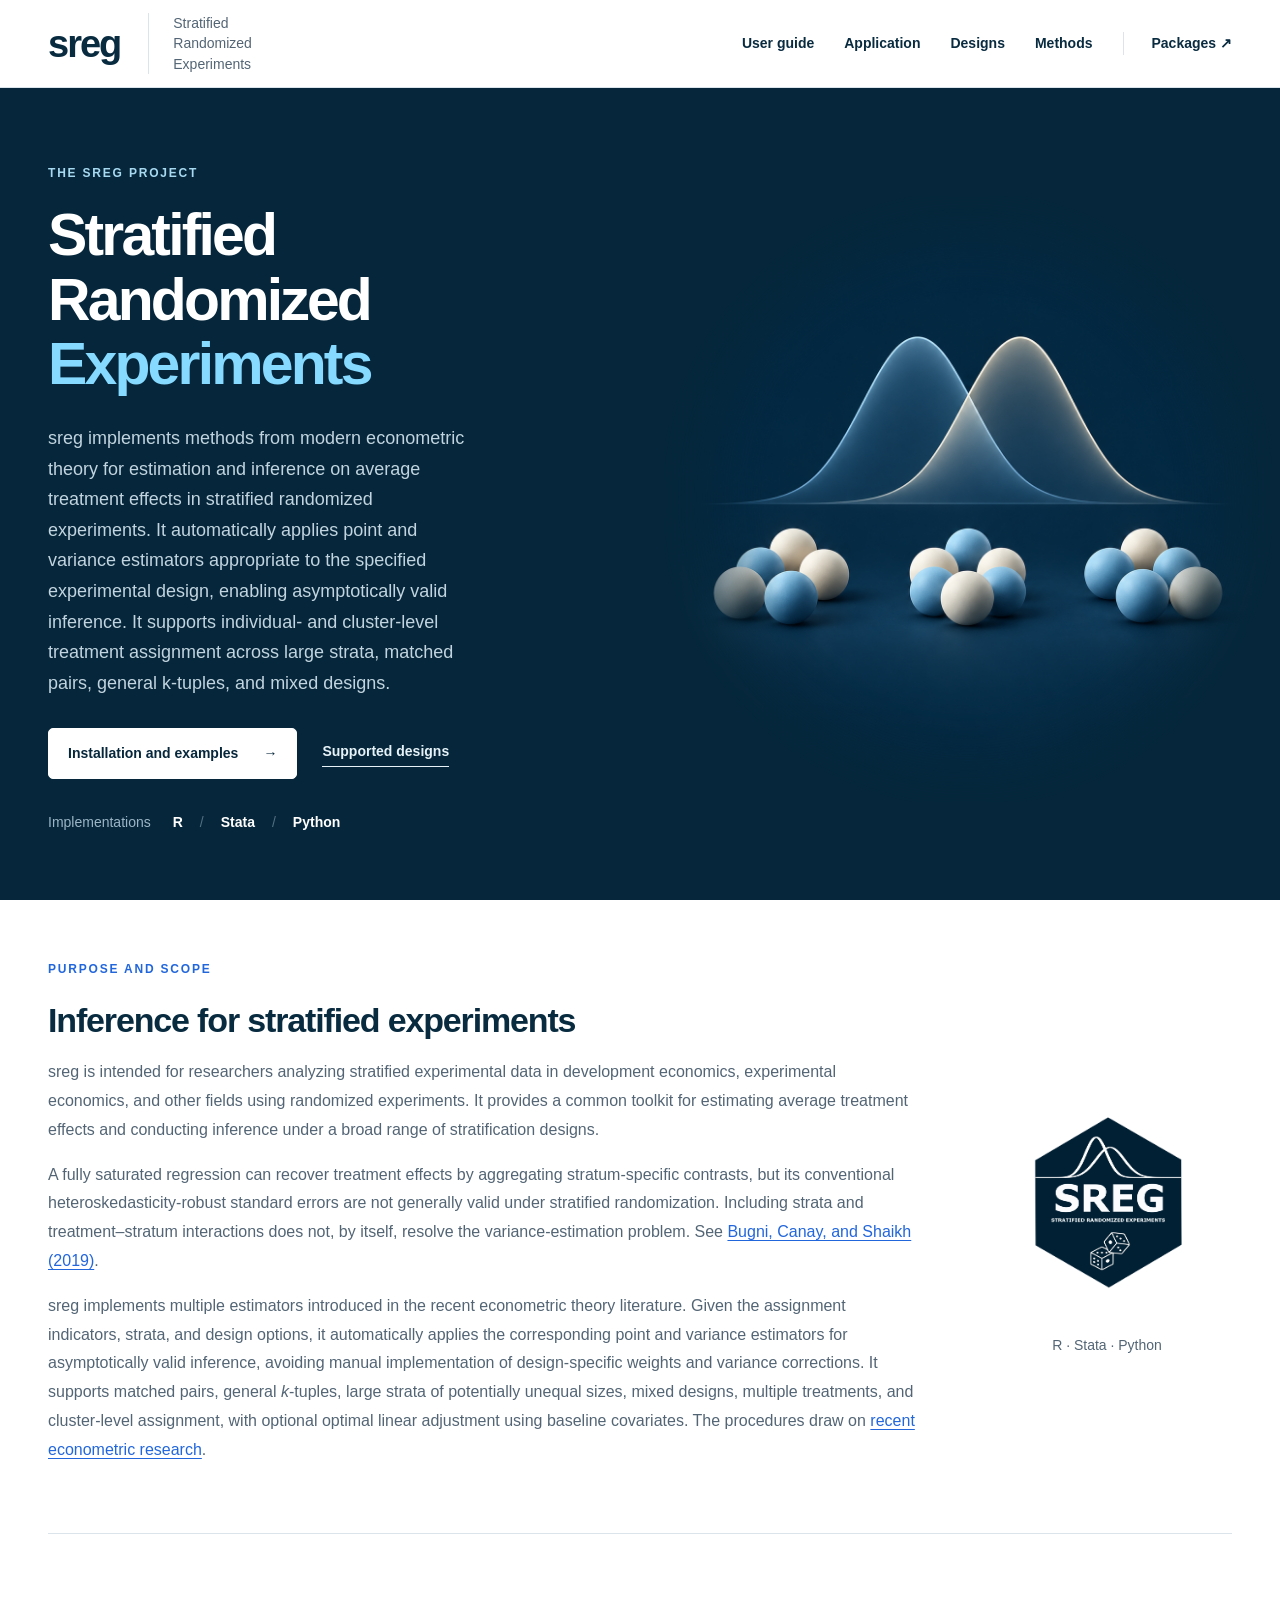
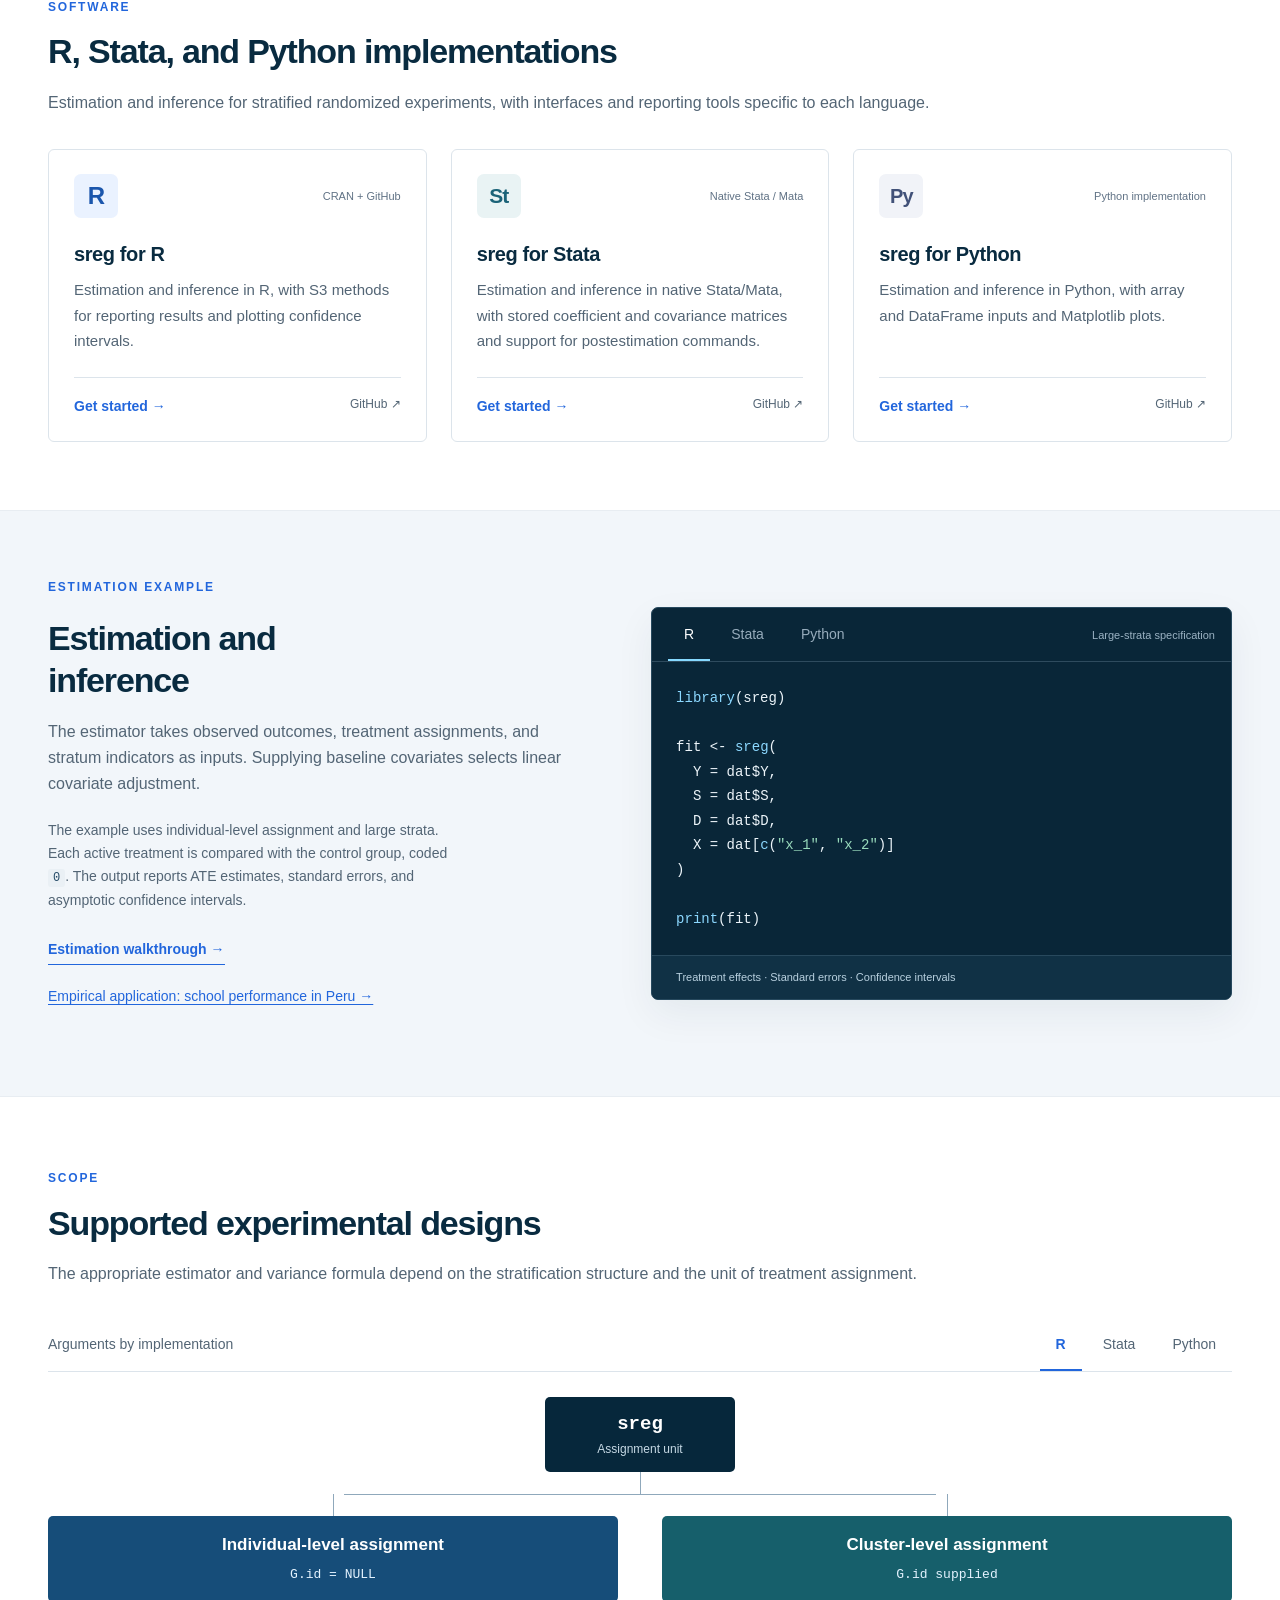
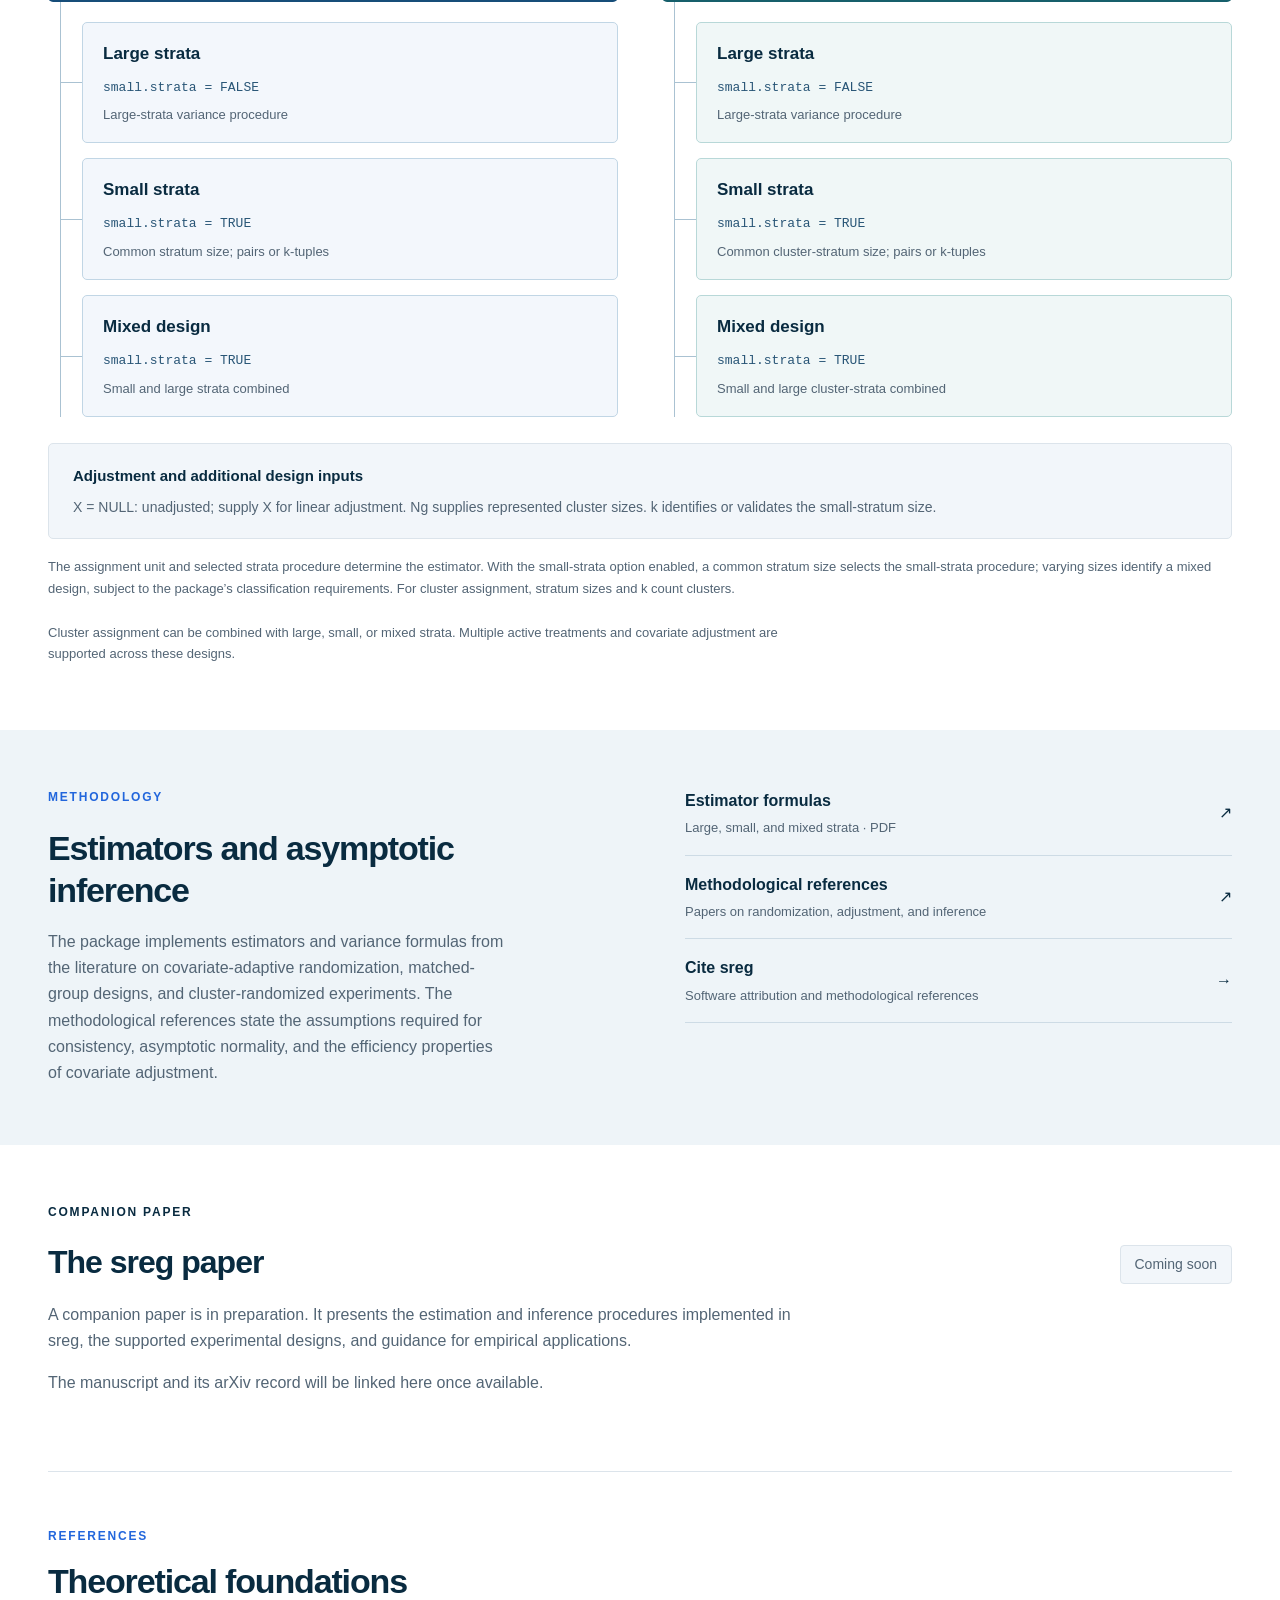
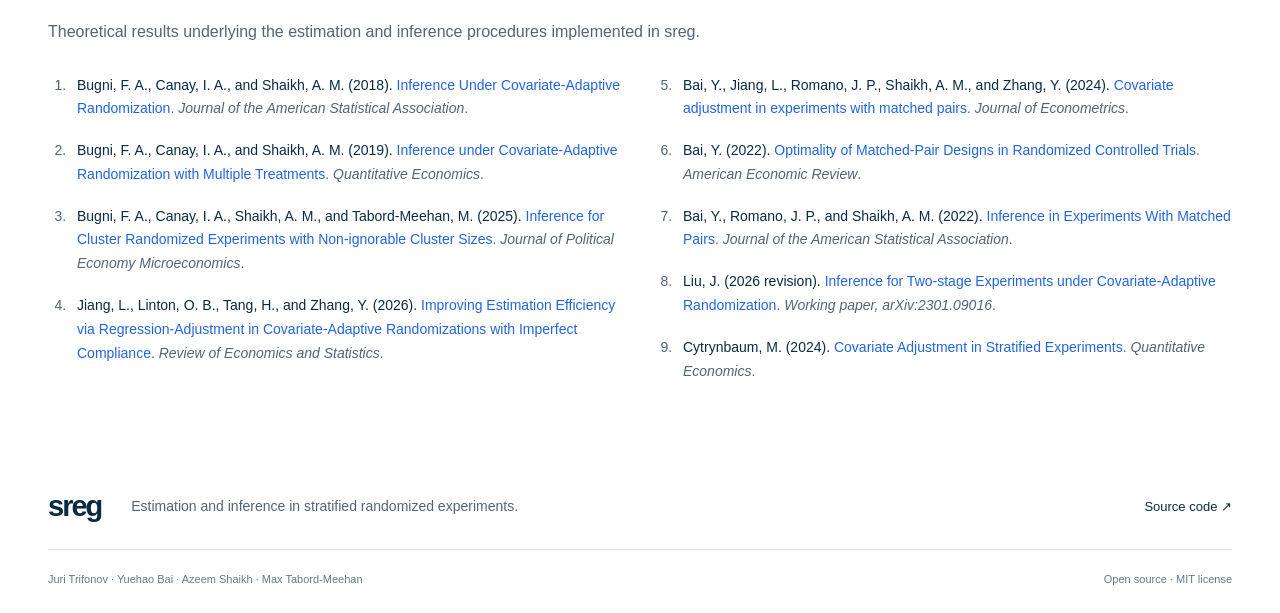
<file: docs/index.html>
<!doctype html>
<html lang="en">
<head>
  <meta charset="utf-8">
  <meta name="viewport" content="width=device-width,initial-scale=1">
  <title>sreg — Stratified Randomized Experiments</title>
  <meta name="description" content="Estimation of average treatment effects and asymptotically valid inference in stratified randomized experiments, with implementations in R, Stata, and Python.">
  <link rel="canonical" href="https://jutrifonov.github.io/sreg-project/">
  <link rel="icon" href="./assets/favicon.svg" type="image/svg+xml">
  <link rel="stylesheet" href="./assets/site.css">
  <script src="./assets/site.js" defer></script>
</head>
<body class="home">
  <a class="skip" href="#main">Skip to content</a>
  <header class="site-header">
    <div class="header-inner wrap">
      <a class="wordmark" href="." aria-label="sreg home">sreg</a>
      <span class="header-caption">Stratified Randomized Experiments</span>
      <nav class="top-nav" aria-label="Main navigation">
        <a href="./get-started/" >User guide</a>
        <a href="./empirical-example/" >Application</a>
        <a href=".#designs">Designs</a>
        <a href=".#methods">Methods</a>
        <a class="nav-repositories" href=".#packages">Packages <span aria-hidden="true">↗</span></a>
      </nav>
    </div>
  </header>
  
    <main id="main"><section class="hero">
<div class="wrap hero-grid">
<div class="hero-copy">
<p class="eyebrow">The sreg project</p>
<h1>Stratified<br>Randomized<br><span>Experiments</span></h1>
<p class="hero-description">sreg implements methods from modern econometric theory for estimation and inference on average treatment effects in stratified randomized experiments. It automatically applies point and variance estimators appropriate to the specified experimental design, enabling asymptotically valid inference. It supports individual- and cluster-level treatment assignment across large strata, matched pairs, general k-tuples, and mixed designs.</p>
<div class="hero-actions"><a class="button primary" href="get-started/">Installation and examples <span aria-hidden="true">→</span></a><a class="text-link" href="#designs">Supported designs</a></div>
<div class="hero-languages"><span>Implementations</span><a href="get-started/?lang=r">R</a><span class="separator">/</span><a href="get-started/?lang=stata">Stata</a><span class="separator">/</span><a href="get-started/?lang=python">Python</a></div>
</div>
<figure class="hero-randomization-art"><img src="assets/randomization-hero.png" alt="Conceptual illustration of stratified randomization: blue and ivory units grouped beneath two distribution curves" width="1254" height="1254" fetchpriority="high"></figure>
</div>
</section>

<section id="overview" class="overview-section wrap">
<div class="overview-copy"><p class="eyebrow">Purpose and scope</p><h2>Inference for stratified experiments</h2>
<p>sreg is intended for researchers analyzing stratified experimental data in development economics, experimental economics, and other fields using randomized experiments. It provides a common toolkit for estimating average treatment effects and conducting inference under a broad range of stratification designs.</p>
<p>A fully saturated regression can recover treatment effects by aggregating stratum-specific contrasts, but its conventional heteroskedasticity-robust standard errors are not generally valid under stratified randomization. Including strata and treatment–stratum interactions does not, by itself, resolve the variance-estimation problem. See <a href="#ref-bcs2019">Bugni, Canay, and Shaikh (2019)</a>.</p>
<p>sreg implements multiple estimators introduced in the recent econometric theory literature. Given the assignment indicators, strata, and design options, it automatically applies the corresponding point and variance estimators for asymptotically valid inference, avoiding manual implementation of design-specific weights and variance corrections. It supports matched pairs, general <i>k</i>-tuples, large strata of potentially unequal sizes, mixed designs, multiple treatments, and cluster-level assignment, with optional optimal linear adjustment using baseline covariates. The procedures draw on <a href="#references">recent econometric research</a>.</p></div>
<figure class="overview-logo"><img src="assets/sreg-logo.png" alt="sreg: Stratified Randomized Experiments package logo" width="2357" height="2359"><figcaption>R · Stata · Python</figcaption></figure>
</section>

<section id="packages" class="packages wrap">
<div class="section-intro"><p class="eyebrow">Software</p><h2>R, Stata, and Python implementations</h2><p>Estimation and inference for stratified randomized experiments, with interfaces and reporting tools specific to each language.</p></div>
<div class="package-grid">
<article class="package-card"><div class="package-heading"><span class="language-mark">R</span><span class="package-label">CRAN + GitHub</span></div><h3>sreg for R</h3><p>Estimation and inference in R, with S3 methods for reporting results and plotting confidence intervals.</p><div class="package-links"><a href="get-started/?lang=r">Get started <span aria-hidden="true">→</span></a><a href="https://github.com/jutrifonov/sreg" aria-label="R source on GitHub">GitHub ↗</a></div></article>
<article class="package-card"><div class="package-heading"><span class="language-mark stata-mark">St</span><span class="package-label">Native Stata / Mata</span></div><h3>sreg for Stata</h3><p>Estimation and inference in native Stata/Mata, with stored coefficient and covariance matrices and support for postestimation commands.</p><div class="package-links"><a href="get-started/?lang=stata">Get started <span aria-hidden="true">→</span></a><a href="https://github.com/jutrifonov/sreg-stata" aria-label="Stata source on GitHub">GitHub ↗</a></div></article>
<article class="package-card"><div class="package-heading"><span class="language-mark python-mark">Py</span><span class="package-label">Python implementation</span></div><h3>sreg for Python</h3><p>Estimation and inference in Python, with array and DataFrame inputs and Matplotlib plots.</p><div class="package-links"><a href="get-started/?lang=python">Get started <span aria-hidden="true">→</span></a><a href="https://github.com/jutrifonov/sreg-python" aria-label="Python source on GitHub">GitHub ↗</a></div></article>
</div>
</section>

<section class="example-section">
<div class="wrap example-grid">
<div class="example-copy"><p class="eyebrow">Estimation example</p><h2>Estimation and<br>inference</h2><p>The estimator takes observed outcomes, treatment assignments, and stratum indicators as inputs. Supplying baseline covariates selects linear covariate adjustment.</p><p class="example-note">The example uses individual-level assignment and large strata. Each active treatment is compared with the control group, coded <code>0</code>. The output reports ATE estimates, standard errors, and asymptotic confidence intervals.</p><a class="text-link" href="get-started/">Estimation walkthrough →</a><p class="empirical-link"><a href="empirical-example/">Empirical application: school performance in Peru →</a></p></div>
<div class="code-window">
<div class="code-toolbar"><div class="language-tabs" role="group" aria-label="Example language"><button type="button" data-select-lang="r" aria-pressed="true">R</button><button type="button" data-select-lang="stata" aria-pressed="false">Stata</button><button type="button" data-select-lang="python" aria-pressed="false">Python</button></div><span class="code-filename">Large-strata specification</span></div>
<div data-lang="r" markdown="1">
<div class="highlight"><pre><span></span><code><span class="nf">library</span><span class="p">(</span><span class="n">sreg</span><span class="p">)</span>

<span class="n">fit</span><span class="w"> </span><span class="o">&lt;-</span><span class="w"> </span><span class="nf">sreg</span><span class="p">(</span>
<span class="w">  </span><span class="n">Y</span><span class="w"> </span><span class="o">=</span><span class="w"> </span><span class="n">dat</span><span class="o">$</span><span class="n">Y</span><span class="p">,</span>
<span class="w">  </span><span class="n">S</span><span class="w"> </span><span class="o">=</span><span class="w"> </span><span class="n">dat</span><span class="o">$</span><span class="n">S</span><span class="p">,</span>
<span class="w">  </span><span class="n">D</span><span class="w"> </span><span class="o">=</span><span class="w"> </span><span class="n">dat</span><span class="o">$</span><span class="n">D</span><span class="p">,</span>
<span class="w">  </span><span class="n">X</span><span class="w"> </span><span class="o">=</span><span class="w"> </span><span class="n">dat</span><span class="p">[</span><span class="nf">c</span><span class="p">(</span><span class="s">"x_1"</span><span class="p">,</span><span class="w"> </span><span class="s">"x_2"</span><span class="p">)]</span>
<span class="p">)</span>

<span class="nf">print</span><span class="p">(</span><span class="n">fit</span><span class="p">)</span>
</code></pre></div>
</div>
<div data-lang="stata" hidden markdown="1">
<div class="highlight"><pre><span></span><code><span class="c1">* Outcome Y, treatment D, strata S; baseline covariates x_1 x_2</span>
sreg Y x_1 x_2, treatment(D) strata(S)

<span class="c1">* Inspect the estimated treatment effects</span>
<span class="k">matrix list e</span>(b)

<span class="c1">* Plot estimates and confidence intervals</span>
sregplot
</code></pre></div>
</div>
<div data-lang="python" hidden markdown="1">
<div class="highlight"><pre><span></span><code><span class="kn">from</span><span class="w"> </span><span class="nn">sreg</span><span class="w"> </span><span class="kn">import</span> <span class="n">sreg</span>

<span class="n">fit</span> <span class="o">=</span> <span class="n">sreg</span><span class="p">(</span>
    <span class="n">Y</span><span class="o">=</span><span class="n">dat</span><span class="p">[</span><span class="s2">"Y"</span><span class="p">],</span>
    <span class="n">S</span><span class="o">=</span><span class="n">dat</span><span class="p">[</span><span class="s2">"S"</span><span class="p">],</span>
    <span class="n">D</span><span class="o">=</span><span class="n">dat</span><span class="p">[</span><span class="s2">"D"</span><span class="p">],</span>
    <span class="n">X</span><span class="o">=</span><span class="n">dat</span><span class="p">[[</span><span class="s2">"x_1"</span><span class="p">,</span> <span class="s2">"x_2"</span><span class="p">]],</span>
<span class="p">)</span>

<span class="nb">print</span><span class="p">(</span><span class="n">fit</span><span class="p">)</span>
</code></pre></div>
</div>
<div class="code-footnote">Treatment effects · Standard errors · Confidence intervals</div>
</div>
</div>
</section>

<section id="designs" class="designs-section wrap">
<div class="section-intro"><p class="eyebrow">Scope</p><h2>Supported experimental designs</h2><p>The appropriate estimator and variance formula depend on the stratification structure and the unit of treatment assignment.</p></div>
<div class="design-map"><div class="map-toolbar"><span>Arguments by implementation</span><div class="language-tabs" role="group" aria-label="Design map language"><button type="button" data-select-lang="r" aria-pressed="true">R</button><button type="button" data-select-lang="stata" aria-pressed="false">Stata</button><button type="button" data-select-lang="python" aria-pressed="false">Python</button></div></div><div class="map-root"><code>sreg</code><span>Assignment unit</span></div><div class="map-branches"><section class="map-branch individual"><h3>Individual-level assignment</h3><div class="assignment-option"><span data-lang="r"><code>G.id = NULL</code></span><span data-lang="stata" hidden><code>omit cluster()</code></span><span data-lang="python" hidden><code>G_id=None</code></span></div><div class="map-regimes"><a class="map-node" href="get-started/#large-strata"><strong>Large strata</strong><span data-lang="r"><code>small.strata = FALSE</code></span><span data-lang="stata" hidden><code>omit smallstrata</code></span><span data-lang="python" hidden><code>small_strata=False</code></span><small>Large-strata variance procedure</small></a><a class="map-node" href="get-started/#small-strata"><strong>Small strata</strong><span data-lang="r"><code>small.strata = TRUE</code></span><span data-lang="stata" hidden><code>smallstrata</code></span><span data-lang="python" hidden><code>small_strata=True</code></span><small>Common stratum size; pairs or k-tuples</small></a><a class="map-node" href="get-started/#mixed-strata"><strong>Mixed design</strong><span data-lang="r"><code>small.strata = TRUE</code></span><span data-lang="stata" hidden><code>smallstrata</code></span><span data-lang="python" hidden><code>small_strata=True</code></span><small>Small and large strata combined</small></a></div></section><section class="map-branch cluster"><h3>Cluster-level assignment</h3><div class="assignment-option"><span data-lang="r"><code>G.id supplied</code></span><span data-lang="stata" hidden><code>cluster(G_id)</code></span><span data-lang="python" hidden><code>G_id supplied</code></span></div><div class="map-regimes"><a class="map-node" href="get-started/#large-strata"><strong>Large strata</strong><span data-lang="r"><code>small.strata = FALSE</code></span><span data-lang="stata" hidden><code>omit smallstrata</code></span><span data-lang="python" hidden><code>small_strata=False</code></span><small>Large-strata variance procedure</small></a><a class="map-node" href="get-started/#small-strata"><strong>Small strata</strong><span data-lang="r"><code>small.strata = TRUE</code></span><span data-lang="stata" hidden><code>smallstrata</code></span><span data-lang="python" hidden><code>small_strata=True</code></span><small>Common cluster-stratum size; pairs or k-tuples</small></a><a class="map-node" href="get-started/#mixed-strata"><strong>Mixed design</strong><span data-lang="r"><code>small.strata = TRUE</code></span><span data-lang="stata" hidden><code>smallstrata</code></span><span data-lang="python" hidden><code>small_strata=True</code></span><small>Small and large cluster-strata combined</small></a></div></section></div><div class="map-inputs"><strong>Adjustment and additional design inputs</strong><p data-lang="r">X = NULL: unadjusted; supply X for linear adjustment. Ng supplies represented cluster sizes. k identifies or validates the small-stratum size.</p><p data-lang="stata" hidden>Omit covariates for unadjusted estimation; list them after the outcome for linear adjustment. clustersize(Ng) supplies represented cluster sizes. k(#) identifies or validates the small-stratum size.</p><p data-lang="python" hidden>X=None: unadjusted; supply X for linear adjustment. Ng supplies represented cluster sizes. k identifies or validates the small-stratum size.</p></div><p class="map-caption">The assignment unit and selected strata procedure determine the estimator. With the small-strata option enabled, a common stratum size selects the small-strata procedure; varying sizes identify a mixed design, subject to the package’s classification requirements. For cluster assignment, stratum sizes and k count clusters.</p></div>
<p class="designs-note">Cluster assignment can be combined with large, small, or mixed strata. Multiple active treatments and covariate adjustment are supported across these designs.</p>
</section>

<section id="methods" class="methods-section"><div class="wrap methods-grid"><div><p class="eyebrow">Methodology</p><h2>Estimators and asymptotic inference</h2><p>The package implements estimators and variance formulas from the literature on covariate-adaptive randomization, matched-group designs, and cluster-randomized experiments. The methodological references state the assumptions required for consistency, asymptotic normality, and the efficiency properties of covariate adjustment.</p></div><div class="method-links"><a href="https://github.com/jutrifonov/sreg/raw/main/.github/assets/sreg-estimator-formulas.pdf"><span><strong>Estimator formulas</strong><small>Large, small, and mixed strata · PDF</small></span><span aria-hidden="true">↗</span></a><a href="#references"><span><strong>Methodological references</strong><small>Papers on randomization, adjustment, and inference</small></span><span aria-hidden="true">↗</span></a><a href="get-started/#citation"><span><strong>Cite sreg</strong><small>Software attribution and methodological references</small></span><span aria-hidden="true">→</span></a></div></div></section>

<section id="paper" class="paper-section wrap"><div><p class="eyebrow">Companion paper</p><h2>The sreg paper</h2><p>A companion paper is in preparation. It presents the estimation and inference procedures implemented in sreg, the supported experimental designs, and guidance for empirical applications.</p><p>The manuscript and its arXiv record will be linked here once available.</p></div><span class="paper-status">Coming soon</span></section>

<section id="references" class="references-section wrap"><div class="section-intro"><p class="eyebrow">References</p><h2>Theoretical foundations</h2><p>Theoretical results underlying the estimation and inference procedures implemented in sreg.</p></div><ol class="reference-list"><li id="ref-bcs2018"><span>Bugni, F. A., Canay, I. A., and Shaikh, A. M. (2018).</span> <a href="https://doi.org/10.1080/01621459.2017.1375934">Inference Under Covariate-Adaptive Randomization</a>. <i>Journal of the American Statistical Association</i>.</li><li id="ref-bcs2019"><span>Bugni, F. A., Canay, I. A., and Shaikh, A. M. (2019).</span> <a href="https://doi.org/10.3982/QE1150">Inference under Covariate-Adaptive Randomization with Multiple Treatments</a>. <i>Quantitative Economics</i>.</li><li id="ref-cluster"><span>Bugni, F. A., Canay, I. A., Shaikh, A. M., and Tabord-Meehan, M. (2025).</span> <a href="https://doi.org/10.1086/732836">Inference for Cluster Randomized Experiments with Non-ignorable Cluster Sizes</a>. <i>Journal of Political Economy Microeconomics</i>.</li><li id="ref-jiang"><span>Jiang, L., Linton, O. B., Tang, H., and Zhang, Y. (2026).</span> <a href="https://doi.org/10.1162/rest_a_01417">Improving Estimation Efficiency via Regression-Adjustment in Covariate-Adaptive Randomizations with Imperfect Compliance</a>. <i>Review of Economics and Statistics</i>.</li><li id="ref-baiadjust"><span>Bai, Y., Jiang, L., Romano, J. P., Shaikh, A. M., and Zhang, Y. (2024).</span> <a href="https://doi.org/10.1016/j.jeconom.2024.105740">Covariate adjustment in experiments with matched pairs</a>. <i>Journal of Econometrics</i>.</li><li id="ref-bai2022"><span>Bai, Y. (2022).</span> <a href="https://doi.org/10.1257/aer.20201856">Optimality of Matched-Pair Designs in Randomized Controlled Trials</a>. <i>American Economic Review</i>.</li><li id="ref-brs2022"><span>Bai, Y., Romano, J. P., and Shaikh, A. M. (2022).</span> <a href="https://doi.org/10.1080/01621459.2021.1883437">Inference in Experiments With Matched Pairs</a>. <i>Journal of the American Statistical Association</i>.</li><li id="ref-liu"><span>Liu, J. (2026 revision).</span> <a href="https://arxiv.org/abs/2301.09016">Inference for Two-stage Experiments under Covariate-Adaptive Randomization</a>. <i>Working paper, arXiv:2301.09016</i>.</li><li id="ref-cytrynbaum"><span>Cytrynbaum, M. (2024).</span> <a href="https://doi.org/10.3982/QE2475">Covariate Adjustment in Stratified Experiments</a>. <i>Quantitative Economics</i>.</li></ol></section></main>
  
  <footer class="site-footer">
    <div class="wrap footer-main"><a class="wordmark" href=".">sreg</a><p>Estimation and inference in stratified randomized experiments.</p><a href=".#packages">Source code ↗</a></div>
    <div class="wrap footer-bottom"><span>Juri Trifonov · Yuehao Bai · Azeem Shaikh · Max Tabord-Meehan</span><span>Open source · MIT license</span></div>
  </footer>
</body>
</html>
</file>
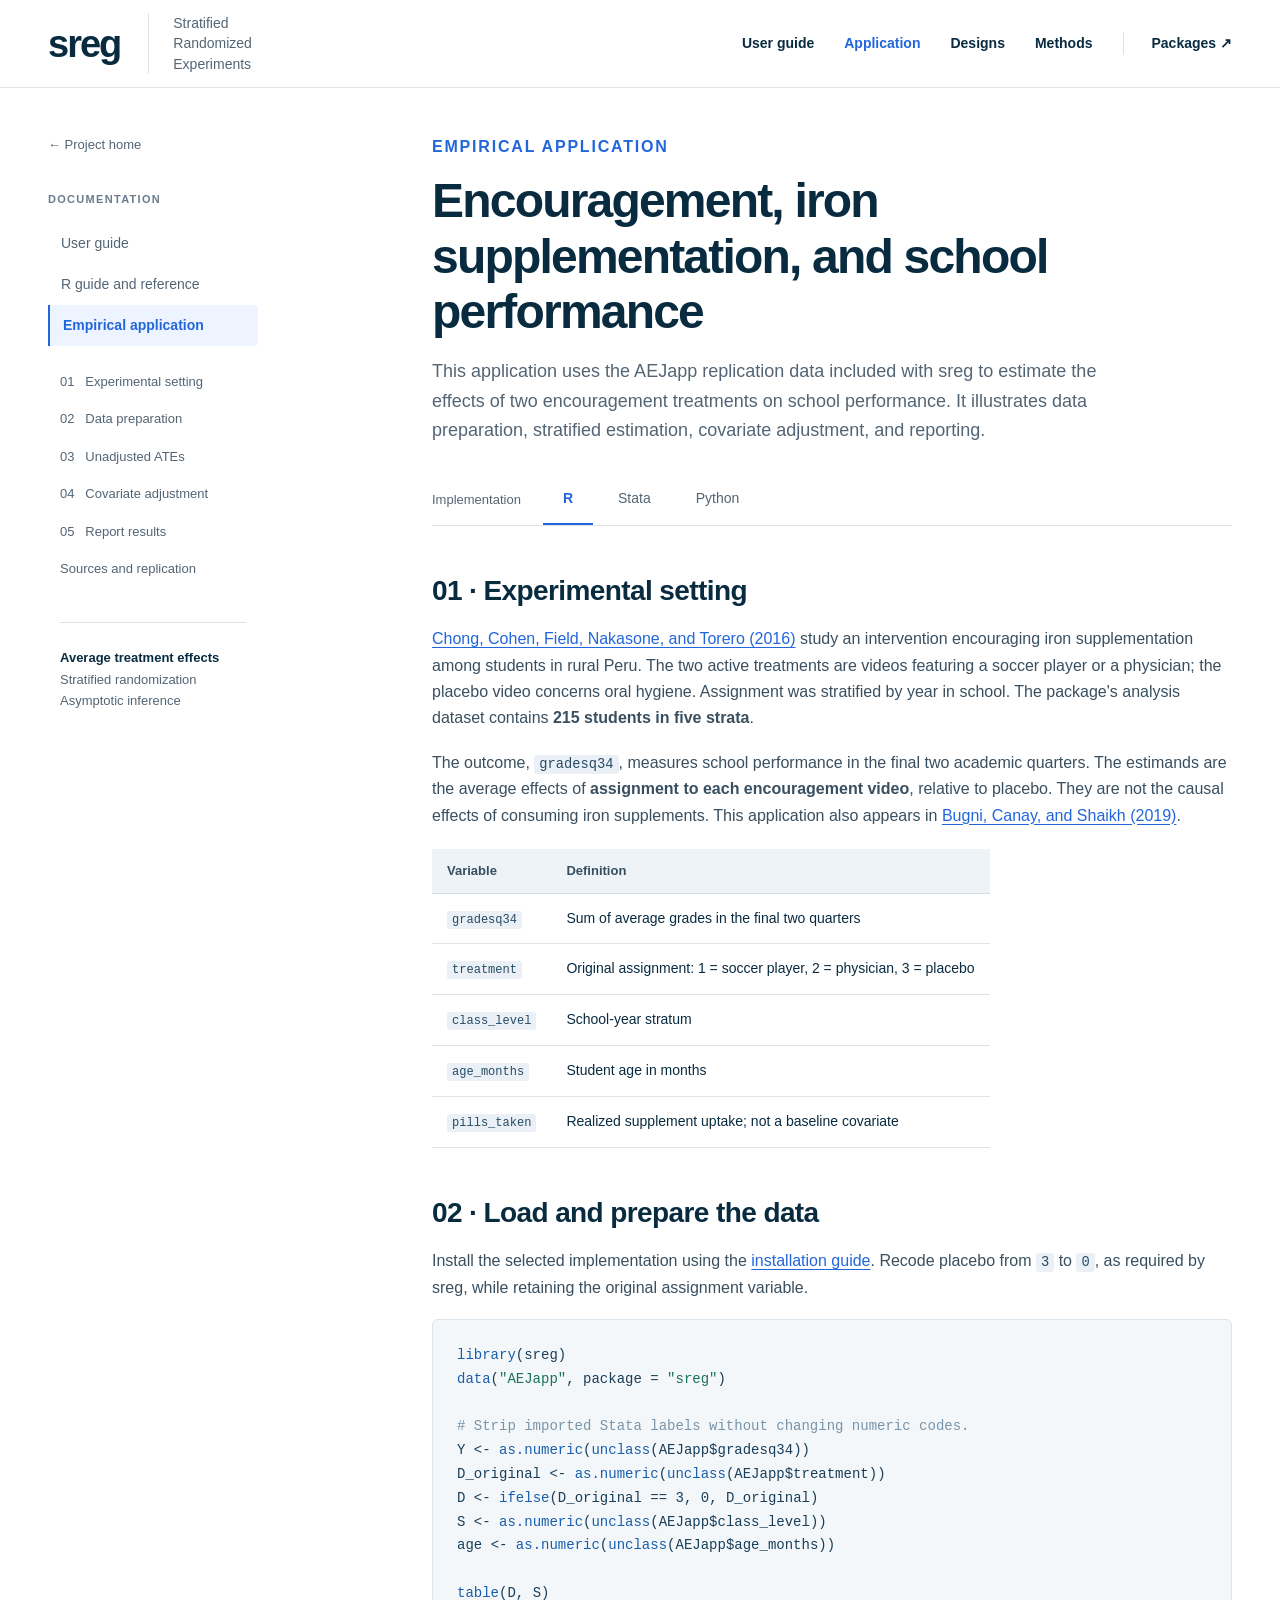
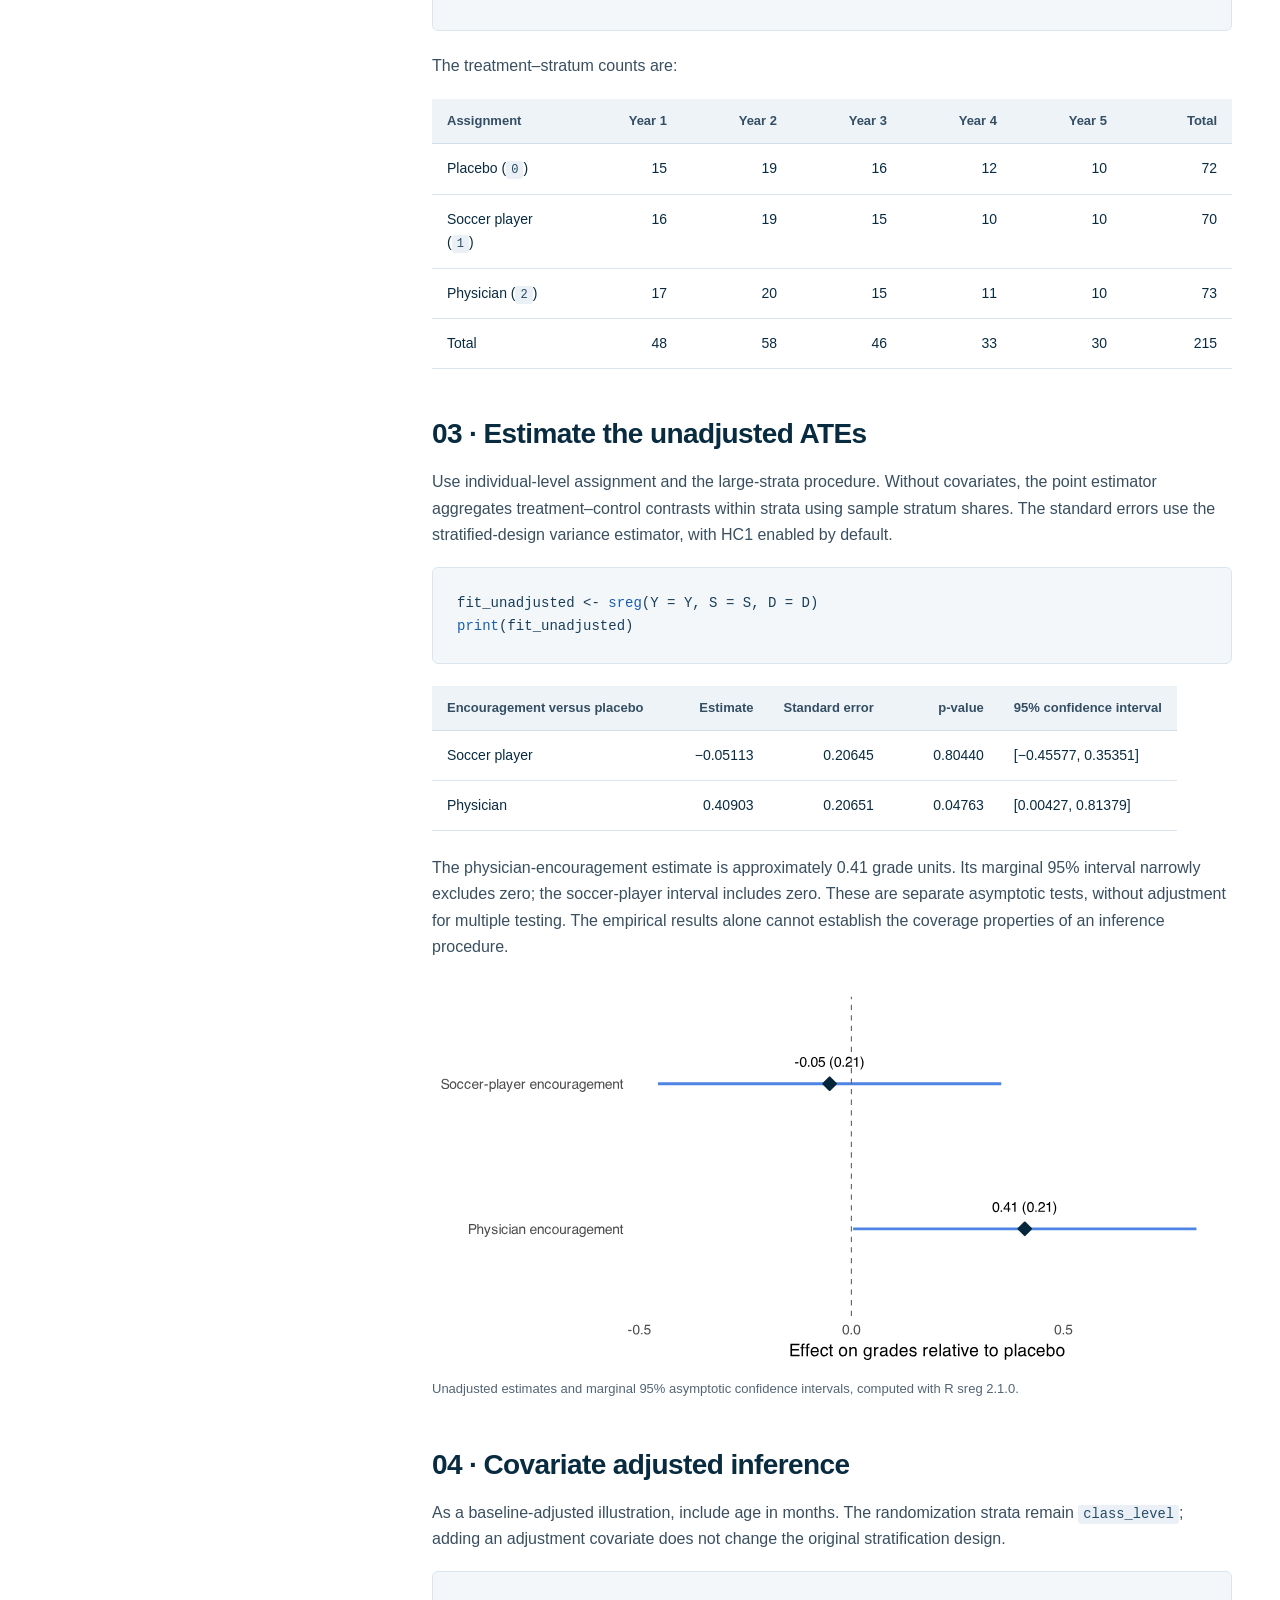
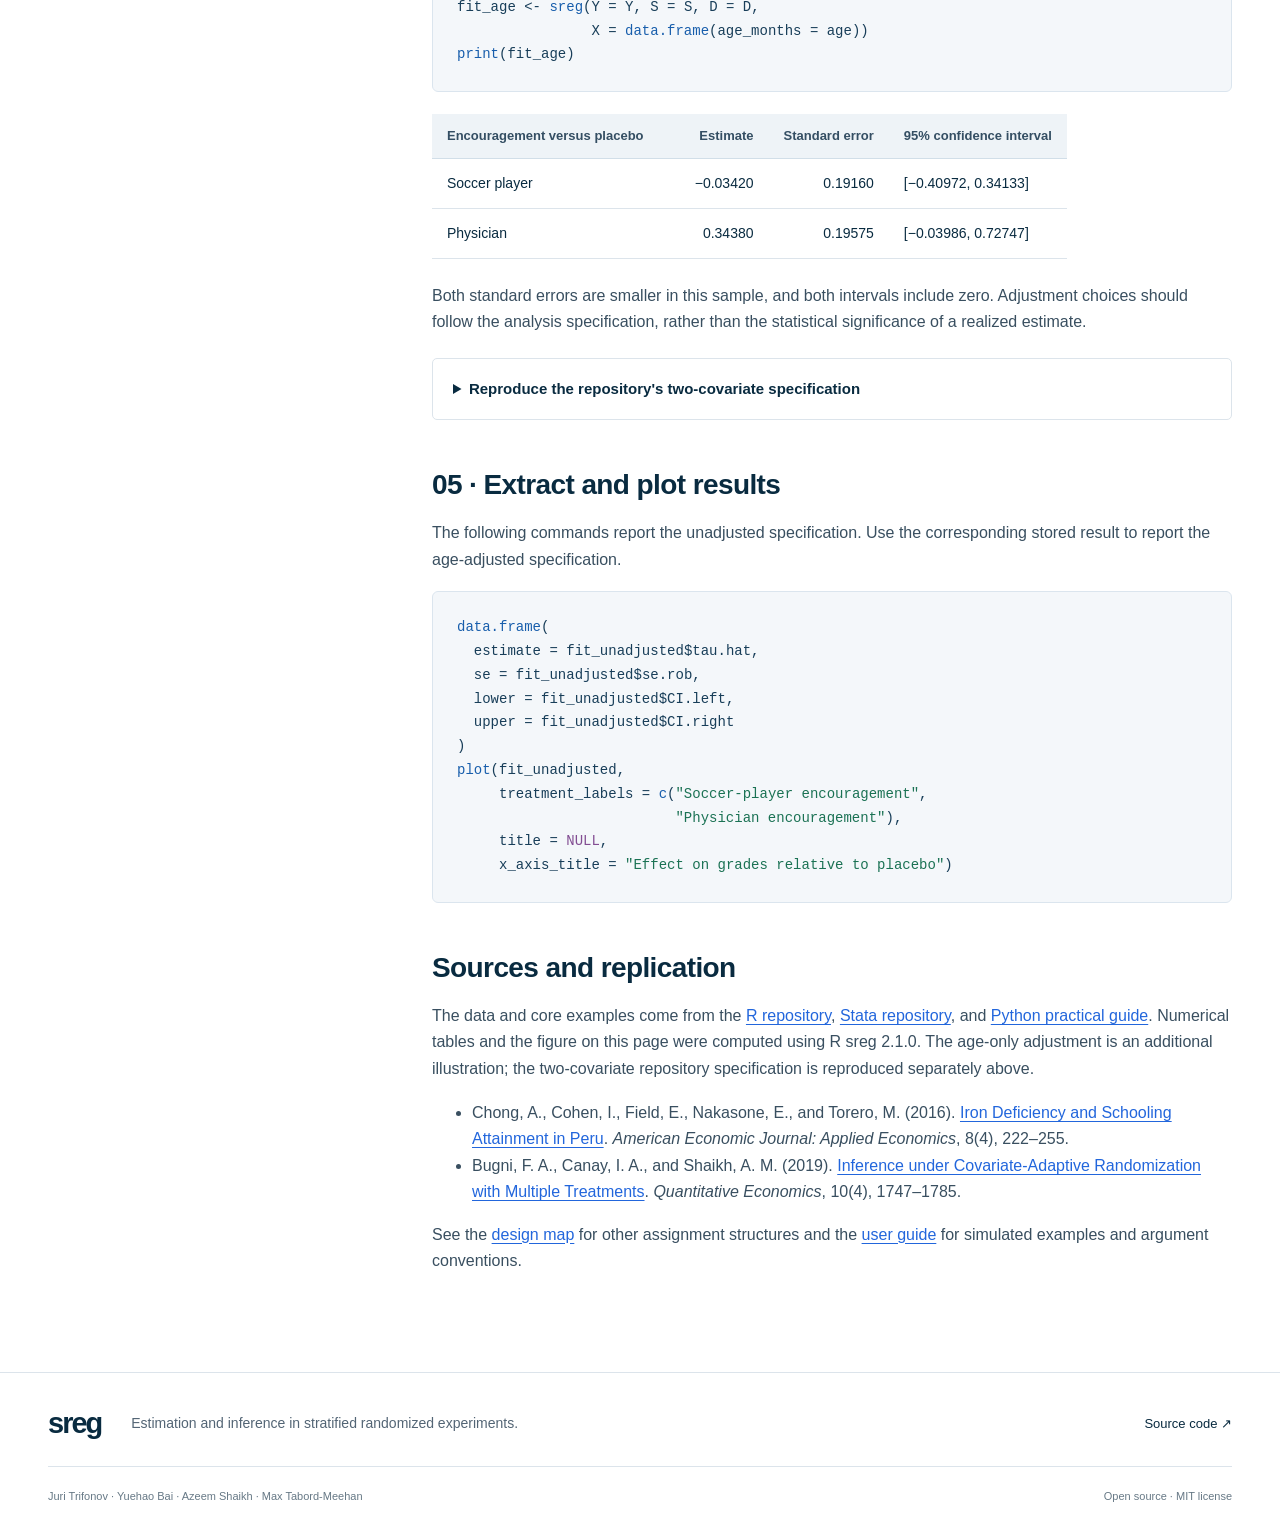
<file: docs/empirical-example/index.html>
<!doctype html>
<html lang="en">
<head>
  <meta charset="utf-8">
  <meta name="viewport" content="width=device-width,initial-scale=1">
  <title>Empirical application · sreg</title>
  <meta name="description" content="A reproducible sreg application to the Peru iron-supplementation encouragement experiment, with R, Stata, and Python code.">
  <link rel="canonical" href="https://jutrifonov.github.io/sreg-project/empirical-example/">
  <link rel="icon" href="../assets/favicon.svg" type="image/svg+xml">
  <link rel="stylesheet" href="../assets/site.css">
  <script src="../assets/site.js" defer></script>
</head>
<body class="documentation">
  <a class="skip" href="#main">Skip to content</a>
  <header class="site-header">
    <div class="header-inner wrap">
      <a class="wordmark" href="./.." aria-label="sreg home">sreg</a>
      <span class="header-caption">Stratified Randomized Experiments</span>
      <nav class="top-nav" aria-label="Main navigation">
        <a href="../get-started/" >User guide</a>
        <a href="././" aria-current="page">Application</a>
        <a href="./..#designs">Designs</a>
        <a href="./..#methods">Methods</a>
        <a class="nav-repositories" href="./..#packages">Packages <span aria-hidden="true">↗</span></a>
      </nav>
    </div>
  </header>
  
    <div class="docs-shell wrap">
      <aside class="docs-sidebar" aria-label="Guide navigation">
        <a class="back-link" href="./..">← Project home</a>
        <p class="eyebrow">Documentation</p>
        <a class="page-link" href="../get-started/">User guide</a>
        <a class="page-link" href="../r-guide/">R guide and reference</a>
        <a class="sidebar-current" href="././">Empirical application</a>
        <nav aria-label="On this page">
        
          <a href="#setting">01 &nbsp; Experimental setting</a>
          <a href="#load">02 &nbsp; Data preparation</a>
          <a href="#unadjusted">03 &nbsp; Unadjusted ATEs</a>
          <a href="#adjusted">04 &nbsp; Covariate adjustment</a>
          <a href="#report">05 &nbsp; Report results</a>
          <a href="#sources">Sources and replication</a>
        
        </nav>
        <div class="sidebar-note">Average treatment effects<br><span>Stratified randomization<br>Asymptotic inference</span></div>
      </aside>
      <main id="main" class="guide-content prose"><p class="eyebrow">Empirical application</p>

<h1 id="encouragement-iron-supplementation-and-school-performance">Encouragement, iron supplementation, and school performance</h1>
<p class="lead">This application uses the AEJapp replication data included with sreg to estimate the effects of two encouragement treatments on school performance. It illustrates data preparation, stratified estimation, covariate adjustment, and reporting.</p>

<div class="guide-language"><span>Implementation</span><div class="language-tabs" role="group" aria-label="Empirical example language"><button type="button" data-select-lang="r" aria-pressed="true">R</button><button type="button" data-select-lang="stata" aria-pressed="false">Stata</button><button type="button" data-select-lang="python" aria-pressed="false">Python</button></div></div>

<h2 id="setting">01 · Experimental setting</h2>
<p><a href="https://doi.org/10.1257/app.20140494">Chong, Cohen, Field, Nakasone, and Torero (2016)</a> study an intervention encouraging iron supplementation among students in rural Peru. The two active treatments are videos featuring a soccer player or a physician; the placebo video concerns oral hygiene. Assignment was stratified by year in school. The package's analysis dataset contains <strong>215 students in five strata</strong>.</p>
<p>The outcome, <code>gradesq34</code>, measures school performance in the final two academic quarters. The estimands are the average effects of <strong>assignment to each encouragement video</strong>, relative to placebo. They are not the causal effects of consuming iron supplements. This application also appears in <a href="https://doi.org/10.3982/QE1150">Bugni, Canay, and Shaikh (2019)</a>.</p>
<table>
<thead>
<tr>
<th>Variable</th>
<th>Definition</th>
</tr>
</thead>
<tbody>
<tr>
<td><code>gradesq34</code></td>
<td>Sum of average grades in the final two quarters</td>
</tr>
<tr>
<td><code>treatment</code></td>
<td>Original assignment: 1 = soccer player, 2 = physician, 3 = placebo</td>
</tr>
<tr>
<td><code>class_level</code></td>
<td>School-year stratum</td>
</tr>
<tr>
<td><code>age_months</code></td>
<td>Student age in months</td>
</tr>
<tr>
<td><code>pills_taken</code></td>
<td>Realized supplement uptake; not a baseline covariate</td>
</tr>
</tbody>
</table>
<h2 id="load">02 · Load and prepare the data</h2>
<p>Install the selected implementation using the <a href="../get-started/#install">installation guide</a>. Recode placebo from <code>3</code> to <code>0</code>, as required by sreg, while retaining the original assignment variable.</p>
<div data-lang="r">
<div class="highlight"><pre><span></span><code><span class="nf">library</span><span class="p">(</span><span class="n">sreg</span><span class="p">)</span>
<span class="nf">data</span><span class="p">(</span><span class="s">"AEJapp"</span><span class="p">,</span><span class="w"> </span><span class="n">package</span><span class="w"> </span><span class="o">=</span><span class="w"> </span><span class="s">"sreg"</span><span class="p">)</span>

<span class="c1"># Strip imported Stata labels without changing numeric codes.</span>
<span class="n">Y</span><span class="w"> </span><span class="o">&lt;-</span><span class="w"> </span><span class="nf">as.numeric</span><span class="p">(</span><span class="nf">unclass</span><span class="p">(</span><span class="n">AEJapp</span><span class="o">$</span><span class="n">gradesq34</span><span class="p">))</span>
<span class="n">D_original</span><span class="w"> </span><span class="o">&lt;-</span><span class="w"> </span><span class="nf">as.numeric</span><span class="p">(</span><span class="nf">unclass</span><span class="p">(</span><span class="n">AEJapp</span><span class="o">$</span><span class="n">treatment</span><span class="p">))</span>
<span class="n">D</span><span class="w"> </span><span class="o">&lt;-</span><span class="w"> </span><span class="nf">ifelse</span><span class="p">(</span><span class="n">D_original</span><span class="w"> </span><span class="o">==</span><span class="w"> </span><span class="m">3</span><span class="p">,</span><span class="w"> </span><span class="m">0</span><span class="p">,</span><span class="w"> </span><span class="n">D_original</span><span class="p">)</span>
<span class="n">S</span><span class="w"> </span><span class="o">&lt;-</span><span class="w"> </span><span class="nf">as.numeric</span><span class="p">(</span><span class="nf">unclass</span><span class="p">(</span><span class="n">AEJapp</span><span class="o">$</span><span class="n">class_level</span><span class="p">))</span>
<span class="n">age</span><span class="w"> </span><span class="o">&lt;-</span><span class="w"> </span><span class="nf">as.numeric</span><span class="p">(</span><span class="nf">unclass</span><span class="p">(</span><span class="n">AEJapp</span><span class="o">$</span><span class="n">age_months</span><span class="p">))</span>

<span class="nf">table</span><span class="p">(</span><span class="n">D</span><span class="p">,</span><span class="w"> </span><span class="n">S</span><span class="p">)</span>
</code></pre></div>
</div>
<div data-lang="stata" hidden="hidden">
<p>Replace the path with the extracted repository location. Save any current dataset before using <code>clear</code>.</p>
<div class="highlight"><pre><span></span><code><span class="k">use</span> <span class="s">"/path/to/sreg-stata/data/sreg_aejapp.dta"</span>,<span class="k"> clear</span>
<span class="k">generate</span> byte D = <span class="nf">cond</span>(treatment <span class="o">==</span> <span class="m">3</span>, <span class="m">0</span>, treatment)
<span class="k">tabulate</span> D class_level
</code></pre></div>
</div>
<div data-lang="python" hidden="hidden">
<div class="highlight"><pre><span></span><code><span class="kn">from</span><span class="w"> </span><span class="nn">sreg</span><span class="w"> </span><span class="kn">import</span> <span class="n">AEJapp</span><span class="p">,</span> <span class="n">sreg</span>

<span class="n">aej</span> <span class="o">=</span> <span class="n">AEJapp</span><span class="p">()</span>
<span class="n">Y</span> <span class="o">=</span> <span class="n">aej</span><span class="p">[</span><span class="s2">"gradesq34"</span><span class="p">]</span>
<span class="n">D</span> <span class="o">=</span> <span class="n">aej</span><span class="p">[</span><span class="s2">"treatment"</span><span class="p">]</span><span class="o">.</span><span class="n">replace</span><span class="p">(</span><span class="mi">3</span><span class="p">,</span> <span class="mi">0</span><span class="p">)</span>
<span class="n">S</span> <span class="o">=</span> <span class="n">aej</span><span class="p">[</span><span class="s2">"class_level"</span><span class="p">]</span>
<span class="n">X_age</span> <span class="o">=</span> <span class="n">aej</span><span class="p">[[</span><span class="s2">"age_months"</span><span class="p">]]</span>

<span class="nb">print</span><span class="p">(</span><span class="n">aej</span><span class="o">.</span><span class="n">assign</span><span class="p">(</span><span class="n">D</span><span class="o">=</span><span class="n">D</span><span class="p">)</span><span class="o">.</span><span class="n">groupby</span><span class="p">([</span><span class="s2">"D"</span><span class="p">,</span> <span class="s2">"class_level"</span><span class="p">])</span><span class="o">.</span><span class="n">size</span><span class="p">())</span>
</code></pre></div>
</div>
<p>The treatment–stratum counts are:</p>
<table>
<thead>
<tr>
<th>Assignment</th>
<th style="text-align: right;">Year 1</th>
<th style="text-align: right;">Year 2</th>
<th style="text-align: right;">Year 3</th>
<th style="text-align: right;">Year 4</th>
<th style="text-align: right;">Year 5</th>
<th style="text-align: right;">Total</th>
</tr>
</thead>
<tbody>
<tr>
<td>Placebo (<code>0</code>)</td>
<td style="text-align: right;">15</td>
<td style="text-align: right;">19</td>
<td style="text-align: right;">16</td>
<td style="text-align: right;">12</td>
<td style="text-align: right;">10</td>
<td style="text-align: right;">72</td>
</tr>
<tr>
<td>Soccer player (<code>1</code>)</td>
<td style="text-align: right;">16</td>
<td style="text-align: right;">19</td>
<td style="text-align: right;">15</td>
<td style="text-align: right;">10</td>
<td style="text-align: right;">10</td>
<td style="text-align: right;">70</td>
</tr>
<tr>
<td>Physician (<code>2</code>)</td>
<td style="text-align: right;">17</td>
<td style="text-align: right;">20</td>
<td style="text-align: right;">15</td>
<td style="text-align: right;">11</td>
<td style="text-align: right;">10</td>
<td style="text-align: right;">73</td>
</tr>
<tr>
<td>Total</td>
<td style="text-align: right;">48</td>
<td style="text-align: right;">58</td>
<td style="text-align: right;">46</td>
<td style="text-align: right;">33</td>
<td style="text-align: right;">30</td>
<td style="text-align: right;">215</td>
</tr>
</tbody>
</table>
<h2 id="unadjusted">03 · Estimate the unadjusted ATEs</h2>
<p>Use individual-level assignment and the large-strata procedure. Without covariates, the point estimator aggregates treatment–control contrasts within strata using sample stratum shares. The standard errors use the stratified-design variance estimator, with HC1 enabled by default.</p>
<div data-lang="r">
<div class="highlight"><pre><span></span><code><span class="n">fit_unadjusted</span><span class="w"> </span><span class="o">&lt;-</span><span class="w"> </span><span class="nf">sreg</span><span class="p">(</span><span class="n">Y</span><span class="w"> </span><span class="o">=</span><span class="w"> </span><span class="n">Y</span><span class="p">,</span><span class="w"> </span><span class="n">S</span><span class="w"> </span><span class="o">=</span><span class="w"> </span><span class="n">S</span><span class="p">,</span><span class="w"> </span><span class="n">D</span><span class="w"> </span><span class="o">=</span><span class="w"> </span><span class="n">D</span><span class="p">)</span>
<span class="nf">print</span><span class="p">(</span><span class="n">fit_unadjusted</span><span class="p">)</span>
</code></pre></div>
</div>
<div data-lang="stata" hidden="hidden">
<div class="highlight"><pre><span></span><code>sreg gradesq34, treatment(D) strata(class_level)
<span class="k">estimates</span> store unadjusted
</code></pre></div>
</div>
<div data-lang="python" hidden="hidden">
<div class="highlight"><pre><span></span><code><span class="n">fit_unadjusted</span> <span class="o">=</span> <span class="n">sreg</span><span class="p">(</span><span class="n">Y</span><span class="o">=</span><span class="n">Y</span><span class="p">,</span> <span class="n">S</span><span class="o">=</span><span class="n">S</span><span class="p">,</span> <span class="n">D</span><span class="o">=</span><span class="n">D</span><span class="p">)</span>
<span class="nb">print</span><span class="p">(</span><span class="n">fit_unadjusted</span><span class="p">)</span>
</code></pre></div>
</div>
<table>
<thead>
<tr>
<th>Encouragement versus placebo</th>
<th style="text-align: right;">Estimate</th>
<th style="text-align: right;">Standard error</th>
<th style="text-align: right;">p-value</th>
<th>95% confidence interval</th>
</tr>
</thead>
<tbody>
<tr>
<td>Soccer player</td>
<td style="text-align: right;">−0.05113</td>
<td style="text-align: right;">0.20645</td>
<td style="text-align: right;">0.80440</td>
<td>[−0.45577, 0.35351]</td>
</tr>
<tr>
<td>Physician</td>
<td style="text-align: right;">0.40903</td>
<td style="text-align: right;">0.20651</td>
<td style="text-align: right;">0.04763</td>
<td>[0.00427, 0.81379]</td>
</tr>
</tbody>
</table>
<p>The physician-encouragement estimate is approximately 0.41 grade units. Its marginal 95% interval narrowly excludes zero; the soccer-player interval includes zero. These are separate asymptotic tests, without adjustment for multiple testing. The empirical results alone cannot establish the coverage properties of an inference procedure.</p>
<figure class="empirical-figure"><img src="../assets/peru-effects.svg" alt="Unadjusted ATEs on grades: soccer-player encouragement −0.051 with a 95 percent interval from −0.456 to 0.354; physician encouragement 0.409 with an interval from 0.004 to 0.814."><figcaption>Unadjusted estimates and marginal 95% asymptotic confidence intervals, computed with R sreg 2.1.0.</figcaption></figure>

<h2 id="adjusted">04 · Covariate adjusted inference</h2>
<p>As a baseline-adjusted illustration, include age in months. The randomization strata remain <code>class_level</code>; adding an adjustment covariate does not change the original stratification design.</p>
<div data-lang="r">
<div class="highlight"><pre><span></span><code><span class="n">fit_age</span><span class="w"> </span><span class="o">&lt;-</span><span class="w"> </span><span class="nf">sreg</span><span class="p">(</span><span class="n">Y</span><span class="w"> </span><span class="o">=</span><span class="w"> </span><span class="n">Y</span><span class="p">,</span><span class="w"> </span><span class="n">S</span><span class="w"> </span><span class="o">=</span><span class="w"> </span><span class="n">S</span><span class="p">,</span><span class="w"> </span><span class="n">D</span><span class="w"> </span><span class="o">=</span><span class="w"> </span><span class="n">D</span><span class="p">,</span>
<span class="w">                </span><span class="n">X</span><span class="w"> </span><span class="o">=</span><span class="w"> </span><span class="nf">data.frame</span><span class="p">(</span><span class="n">age_months</span><span class="w"> </span><span class="o">=</span><span class="w"> </span><span class="n">age</span><span class="p">))</span>
<span class="nf">print</span><span class="p">(</span><span class="n">fit_age</span><span class="p">)</span>
</code></pre></div>
</div>
<div data-lang="stata" hidden="hidden">
<div class="highlight"><pre><span></span><code>sreg gradesq34 age_months, treatment(D) strata(class_level)
<span class="k">estimates</span> store age_adjusted
</code></pre></div>
</div>
<div data-lang="python" hidden="hidden">
<div class="highlight"><pre><span></span><code><span class="n">fit_age</span> <span class="o">=</span> <span class="n">sreg</span><span class="p">(</span><span class="n">Y</span><span class="o">=</span><span class="n">Y</span><span class="p">,</span> <span class="n">S</span><span class="o">=</span><span class="n">S</span><span class="p">,</span> <span class="n">D</span><span class="o">=</span><span class="n">D</span><span class="p">,</span> <span class="n">X</span><span class="o">=</span><span class="n">X_age</span><span class="p">)</span>
<span class="nb">print</span><span class="p">(</span><span class="n">fit_age</span><span class="p">)</span>
</code></pre></div>
</div>
<table>
<thead>
<tr>
<th>Encouragement versus placebo</th>
<th style="text-align: right;">Estimate</th>
<th style="text-align: right;">Standard error</th>
<th>95% confidence interval</th>
</tr>
</thead>
<tbody>
<tr>
<td>Soccer player</td>
<td style="text-align: right;">−0.03420</td>
<td style="text-align: right;">0.19160</td>
<td>[−0.40972, 0.34133]</td>
</tr>
<tr>
<td>Physician</td>
<td style="text-align: right;">0.34380</td>
<td style="text-align: right;">0.19575</td>
<td>[−0.03986, 0.72747]</td>
</tr>
</tbody>
</table>
<p>Both standard errors are smaller in this sample, and both intervals include zero. Adjustment choices should follow the analysis specification, rather than the statistical significance of a realized estimate.</p>
<details>
<summary>Reproduce the repository's two-covariate specification</summary>
<p>The repository examples include both <code>pills_taken</code> and <code>age_months</code>. The following code reproduces that specification. Because pills taken measures uptake after treatment assignment, this is a software-replication exercise; it should not be interpreted as baseline adjustment identifying the total effect of encouragement.</p>
<div data-lang="r">
<div class="highlight"><pre><span></span><code><span class="n">X_repository</span><span class="w"> </span><span class="o">&lt;-</span><span class="w"> </span><span class="nf">data.frame</span><span class="p">(</span>
<span class="w">  </span><span class="n">pills_taken</span><span class="w"> </span><span class="o">=</span><span class="w"> </span><span class="nf">as.numeric</span><span class="p">(</span><span class="nf">unclass</span><span class="p">(</span><span class="n">AEJapp</span><span class="o">$</span><span class="n">pills_taken</span><span class="p">)),</span>
<span class="w">  </span><span class="n">age_months</span><span class="w"> </span><span class="o">=</span><span class="w"> </span><span class="n">age</span>
<span class="p">)</span>
<span class="n">fit_repository</span><span class="w"> </span><span class="o">&lt;-</span><span class="w"> </span><span class="nf">sreg</span><span class="p">(</span><span class="n">Y</span><span class="w"> </span><span class="o">=</span><span class="w"> </span><span class="n">Y</span><span class="p">,</span><span class="w"> </span><span class="n">S</span><span class="w"> </span><span class="o">=</span><span class="w"> </span><span class="n">S</span><span class="p">,</span><span class="w"> </span><span class="n">D</span><span class="w"> </span><span class="o">=</span><span class="w"> </span><span class="n">D</span><span class="p">,</span><span class="w"> </span><span class="n">X</span><span class="w"> </span><span class="o">=</span><span class="w"> </span><span class="n">X_repository</span><span class="p">)</span>
<span class="nf">print</span><span class="p">(</span><span class="n">fit_repository</span><span class="p">)</span>
</code></pre></div>
</div>
<div data-lang="stata" hidden="hidden">
<div class="highlight"><pre><span></span><code>sreg gradesq34 pills_taken age_months, treatment(D) strata(class_level)
<span class="k">estimates</span> store repository_specification
</code></pre></div>
</div>
<div data-lang="python" hidden="hidden">
<div class="highlight"><pre><span></span><code><span class="n">fit_repository</span> <span class="o">=</span> <span class="n">sreg</span><span class="p">(</span>
    <span class="n">Y</span><span class="o">=</span><span class="n">Y</span><span class="p">,</span> <span class="n">S</span><span class="o">=</span><span class="n">S</span><span class="p">,</span> <span class="n">D</span><span class="o">=</span><span class="n">D</span><span class="p">,</span>
    <span class="n">X</span><span class="o">=</span><span class="n">aej</span><span class="p">[[</span><span class="s2">"pills_taken"</span><span class="p">,</span> <span class="s2">"age_months"</span><span class="p">]],</span>
<span class="p">)</span>
<span class="nb">print</span><span class="p">(</span><span class="n">fit_repository</span><span class="p">)</span>
</code></pre></div>
</div>
<p>The repository specification gives estimates −0.02862 and 0.34609, with standard errors 0.18162 and 0.18572, respectively.</p>
</details>
<h2 id="report">05 · Extract and plot results</h2>
<p>The following commands report the unadjusted specification. Use the corresponding stored result to report the age-adjusted specification.</p>
<div data-lang="r">
<div class="highlight"><pre><span></span><code><span class="nf">data.frame</span><span class="p">(</span>
<span class="w">  </span><span class="n">estimate</span><span class="w"> </span><span class="o">=</span><span class="w"> </span><span class="n">fit_unadjusted</span><span class="o">$</span><span class="n">tau.hat</span><span class="p">,</span>
<span class="w">  </span><span class="n">se</span><span class="w"> </span><span class="o">=</span><span class="w"> </span><span class="n">fit_unadjusted</span><span class="o">$</span><span class="n">se.rob</span><span class="p">,</span>
<span class="w">  </span><span class="n">lower</span><span class="w"> </span><span class="o">=</span><span class="w"> </span><span class="n">fit_unadjusted</span><span class="o">$</span><span class="n">CI.left</span><span class="p">,</span>
<span class="w">  </span><span class="n">upper</span><span class="w"> </span><span class="o">=</span><span class="w"> </span><span class="n">fit_unadjusted</span><span class="o">$</span><span class="n">CI.right</span>
<span class="p">)</span>
<span class="nf">plot</span><span class="p">(</span><span class="n">fit_unadjusted</span><span class="p">,</span>
<span class="w">     </span><span class="n">treatment_labels</span><span class="w"> </span><span class="o">=</span><span class="w"> </span><span class="nf">c</span><span class="p">(</span><span class="s">"Soccer-player encouragement"</span><span class="p">,</span>
<span class="w">                          </span><span class="s">"Physician encouragement"</span><span class="p">),</span>
<span class="w">     </span><span class="n">title</span><span class="w"> </span><span class="o">=</span><span class="w"> </span><span class="kc">NULL</span><span class="p">,</span>
<span class="w">     </span><span class="n">x_axis_title</span><span class="w"> </span><span class="o">=</span><span class="w"> </span><span class="s">"Effect on grades relative to placebo"</span><span class="p">)</span>
</code></pre></div>
</div>
<div data-lang="stata" hidden="hidden">
<div class="highlight"><pre><span></span><code><span class="k">estimates table</span> unadjusted age_adjusted, b(<span class="nx">%9.5f</span>)<span class="k"> se</span>(<span class="nx">%9.5f</span>) stats(N)
<span class="k">estimates restore</span> unadjusted
<span class="k">matrix list e</span>(b)
<span class="k">matrix list e</span>(V)
sregplot, treatmentlabels(<span class="s">"Soccer player"</span> <span class="s">"Physician"</span>)
</code></pre></div>
</div>
<div data-lang="python" hidden="hidden">
<div class="highlight"><pre><span></span><code><span class="nb">print</span><span class="p">(</span><span class="n">fit_unadjusted</span><span class="p">[</span><span class="s2">"tau_hat"</span><span class="p">])</span>
<span class="nb">print</span><span class="p">(</span><span class="n">fit_unadjusted</span><span class="p">[</span><span class="s2">"se_rob"</span><span class="p">])</span>
<span class="n">ax</span> <span class="o">=</span> <span class="n">fit_unadjusted</span><span class="o">.</span><span class="n">plot</span><span class="p">(</span>
    <span class="n">treatment_labels</span><span class="o">=</span><span class="p">[</span><span class="s2">"Soccer-player encouragement"</span><span class="p">,</span> <span class="s2">"Physician encouragement"</span><span class="p">],</span>
    <span class="n">title</span><span class="o">=</span><span class="s2">"Encouragement effects on school grades"</span><span class="p">,</span>
    <span class="n">x_axis_title</span><span class="o">=</span><span class="s2">"Effect on grades relative to placebo"</span><span class="p">,</span>
<span class="p">)</span>
<span class="n">ax</span><span class="o">.</span><span class="n">figure</span><span class="o">.</span><span class="n">savefig</span><span class="p">(</span><span class="s2">"peru-effects.png"</span><span class="p">,</span> <span class="n">dpi</span><span class="o">=</span><span class="mi">150</span><span class="p">,</span> <span class="n">bbox_inches</span><span class="o">=</span><span class="s2">"tight"</span><span class="p">)</span>
</code></pre></div>
</div>
<h2 id="sources">Sources and replication</h2>
<p>The data and core examples come from the <a href="https://github.com/jutrifonov/sreg">R repository</a>, <a href="https://github.com/jutrifonov/sreg-stata">Stata repository</a>, and <a href="https://github.com/jutrifonov/sreg-python/blob/main/docs/getting-started.md">Python practical guide</a>. Numerical tables and the figure on this page were computed using R sreg 2.1.0. The age-only adjustment is an additional illustration; the two-covariate repository specification is reproduced separately above.</p>
<ul>
<li>Chong, A., Cohen, I., Field, E., Nakasone, E., and Torero, M. (2016). <a href="https://doi.org/10.1257/app.20140494">Iron Deficiency and Schooling Attainment in Peru</a>. <em>American Economic Journal: Applied Economics</em>, 8(4), 222–255.</li>
<li>Bugni, F. A., Canay, I. A., and Shaikh, A. M. (2019). <a href="https://doi.org/10.3982/QE1150">Inference under Covariate-Adaptive Randomization with Multiple Treatments</a>. <em>Quantitative Economics</em>, 10(4), 1747–1785.</li>
</ul>
<p>See the <a href="../#designs">design map</a> for other assignment structures and the <a href="../get-started/">user guide</a> for simulated examples and argument conventions.</p></main>
    </div>
  
  <footer class="site-footer">
    <div class="wrap footer-main"><a class="wordmark" href="./..">sreg</a><p>Estimation and inference in stratified randomized experiments.</p><a href="./..#packages">Source code ↗</a></div>
    <div class="wrap footer-bottom"><span>Juri Trifonov · Yuehao Bai · Azeem Shaikh · Max Tabord-Meehan</span><span>Open source · MIT license</span></div>
  </footer>
</body>
</html>
</file>
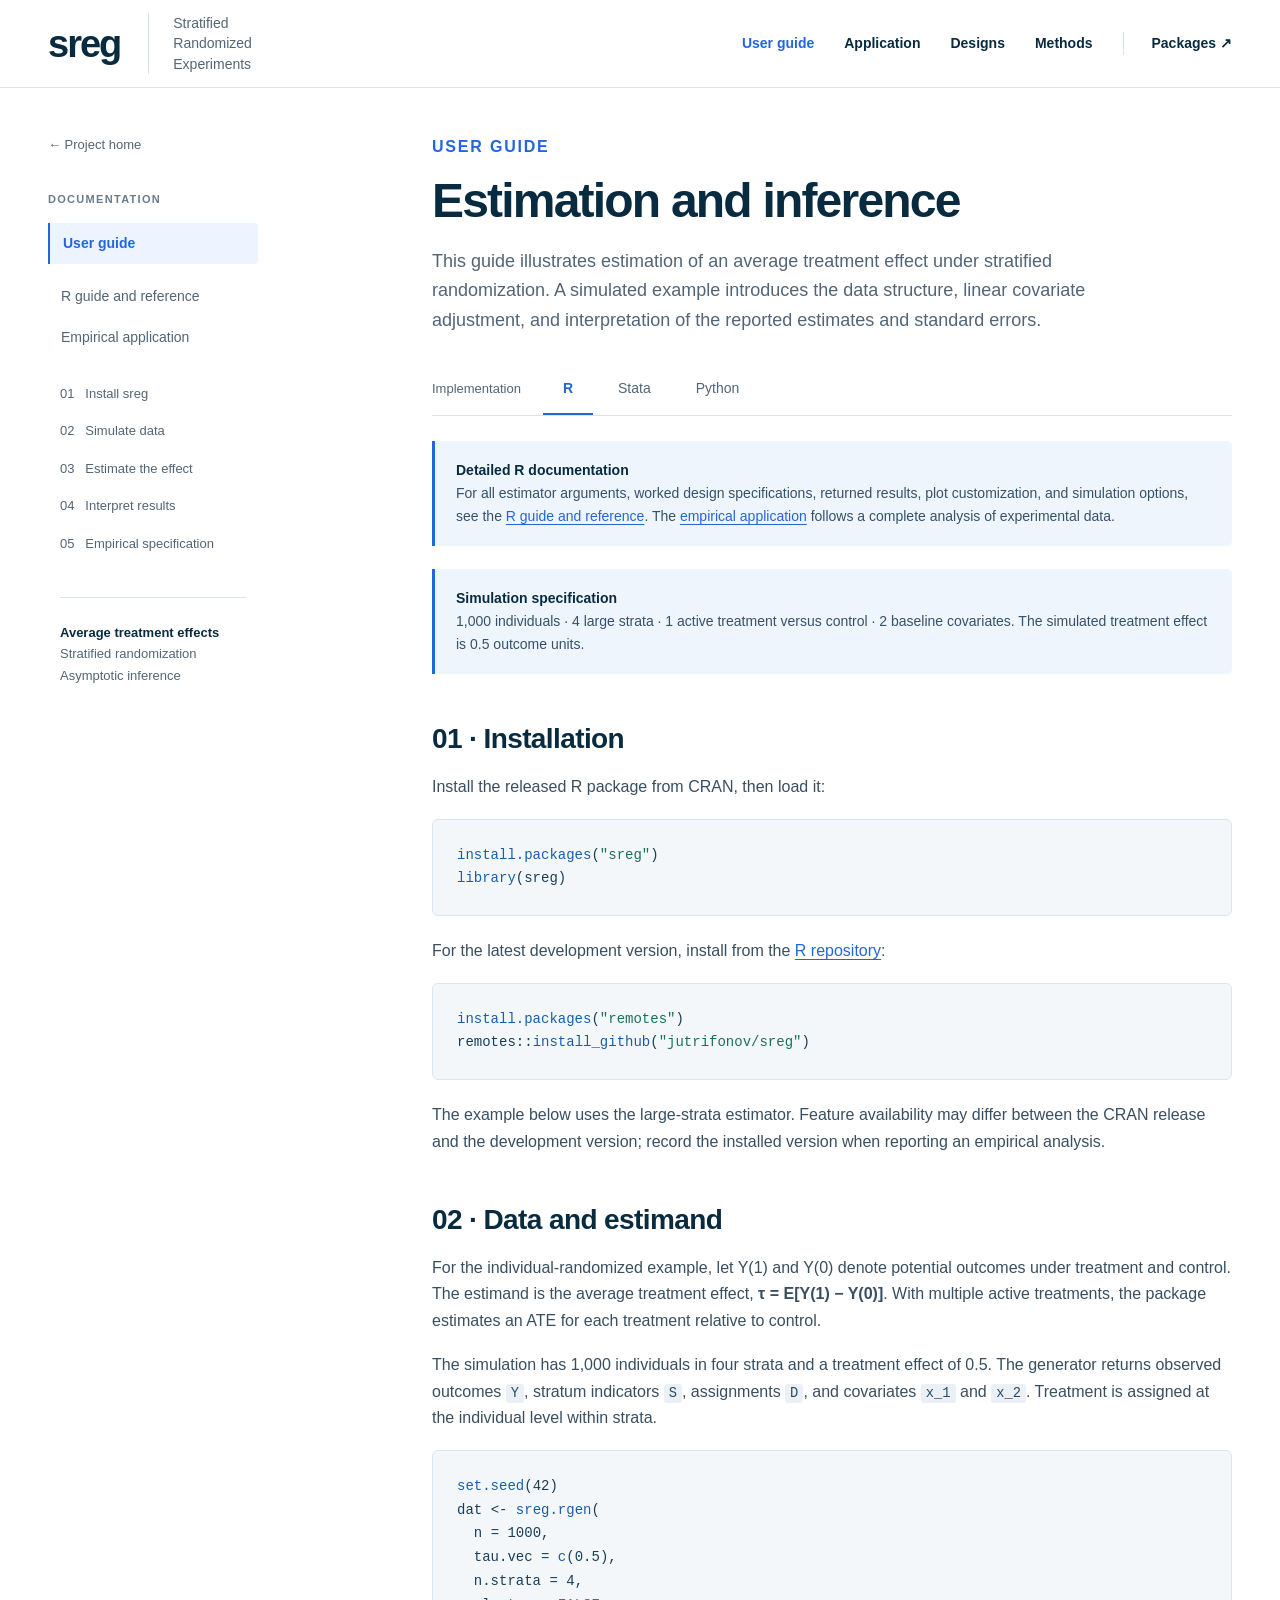
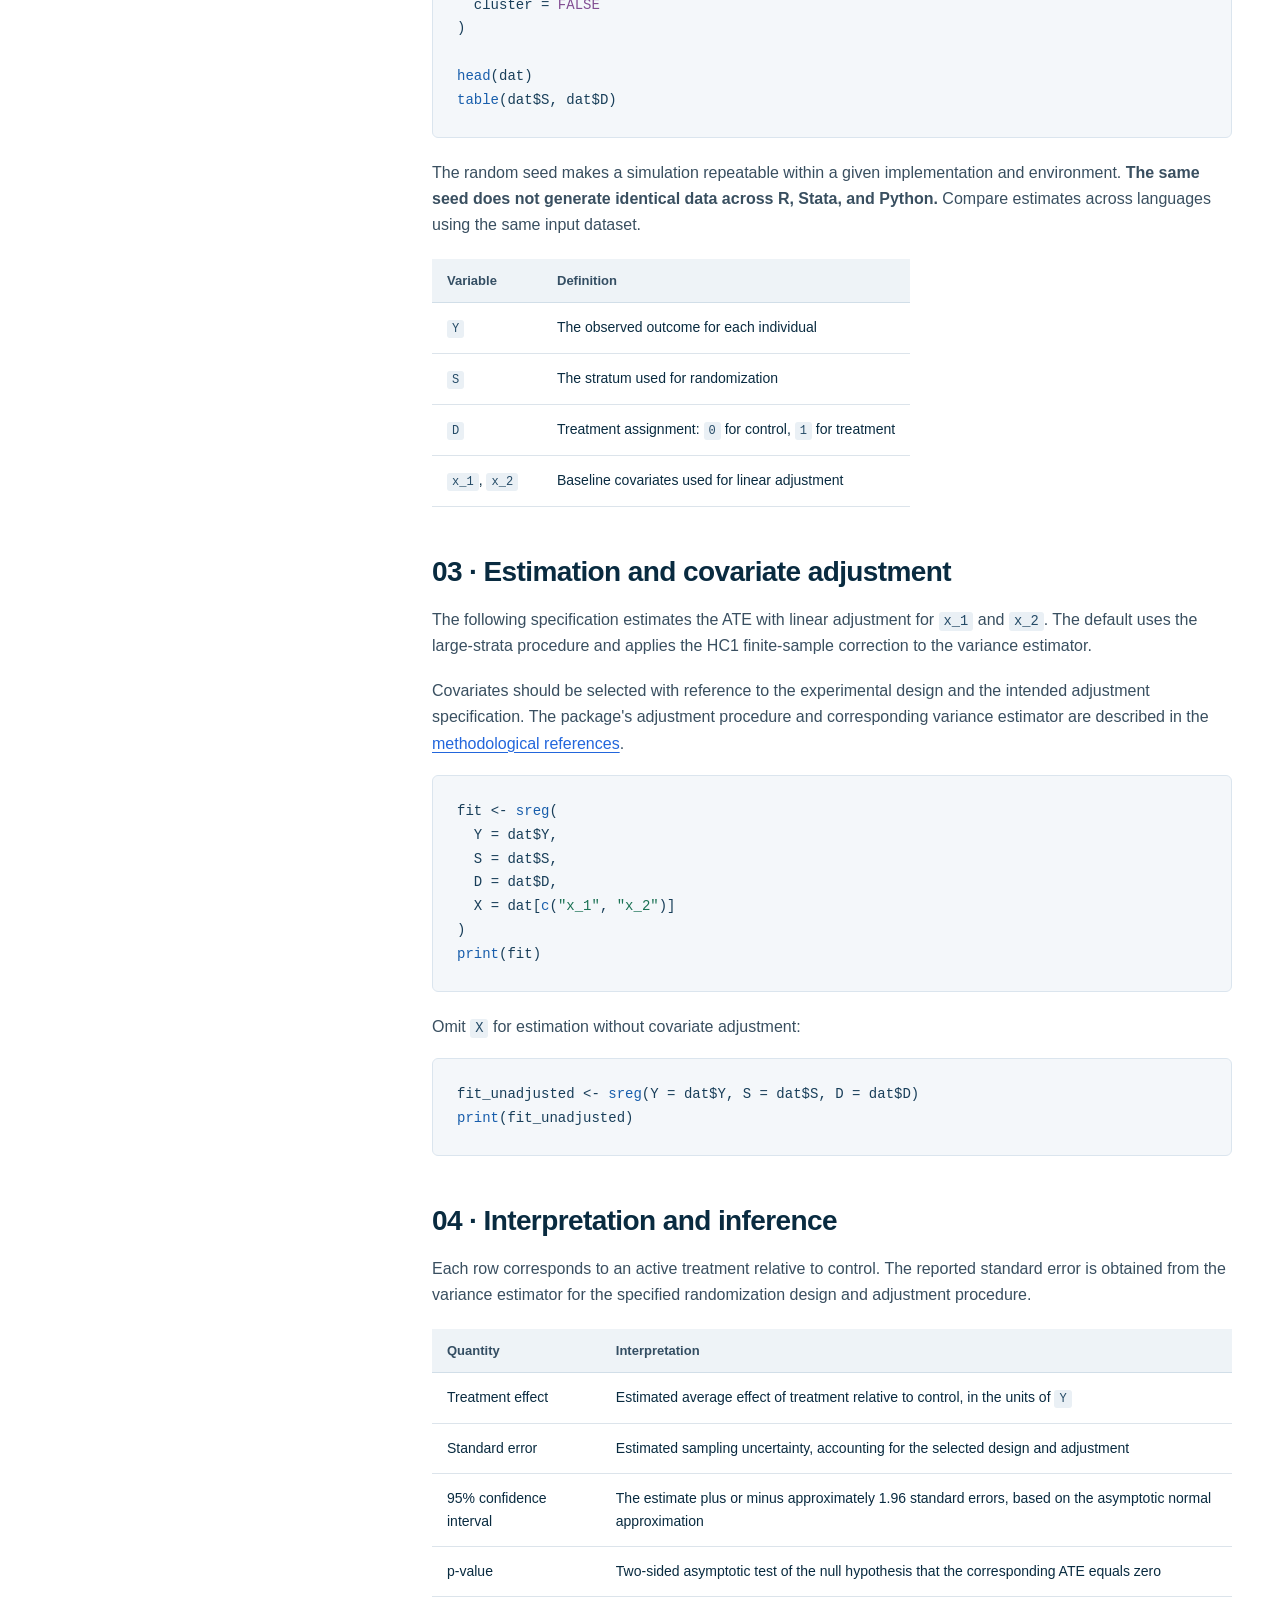
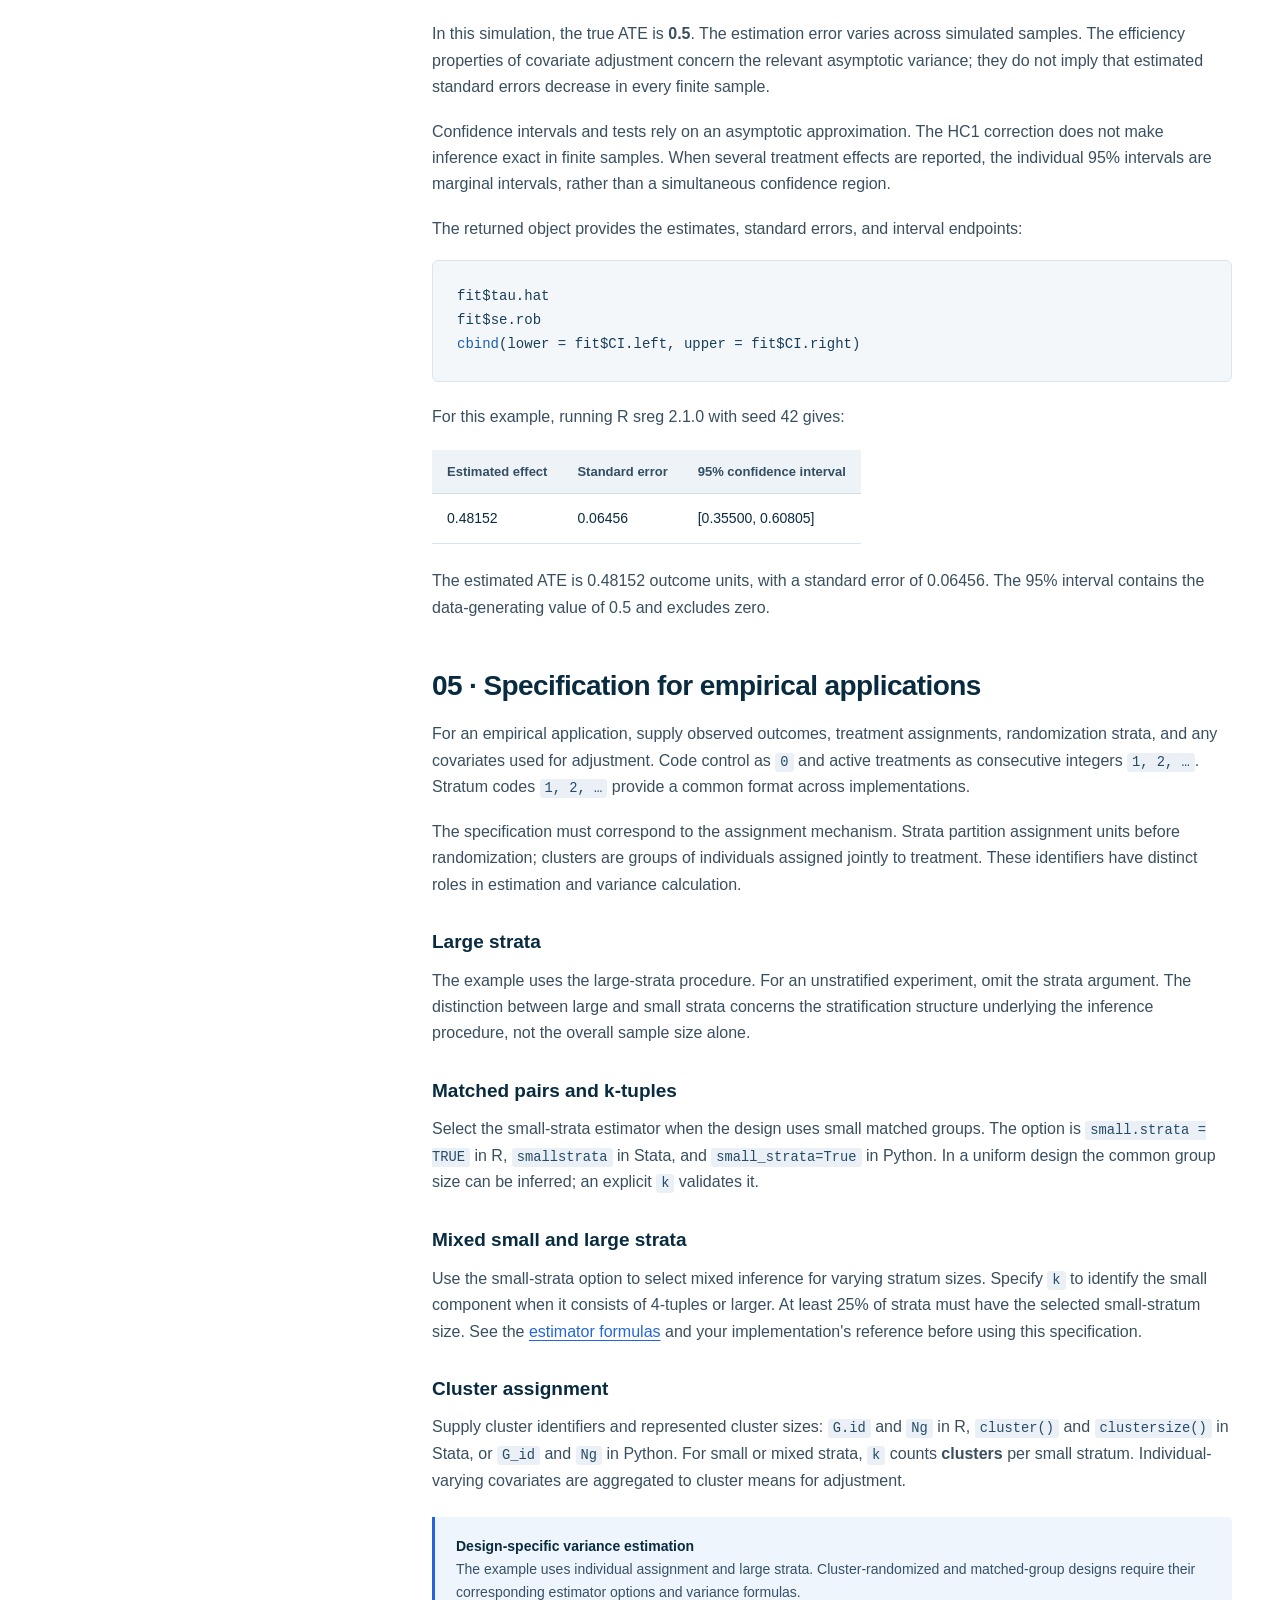
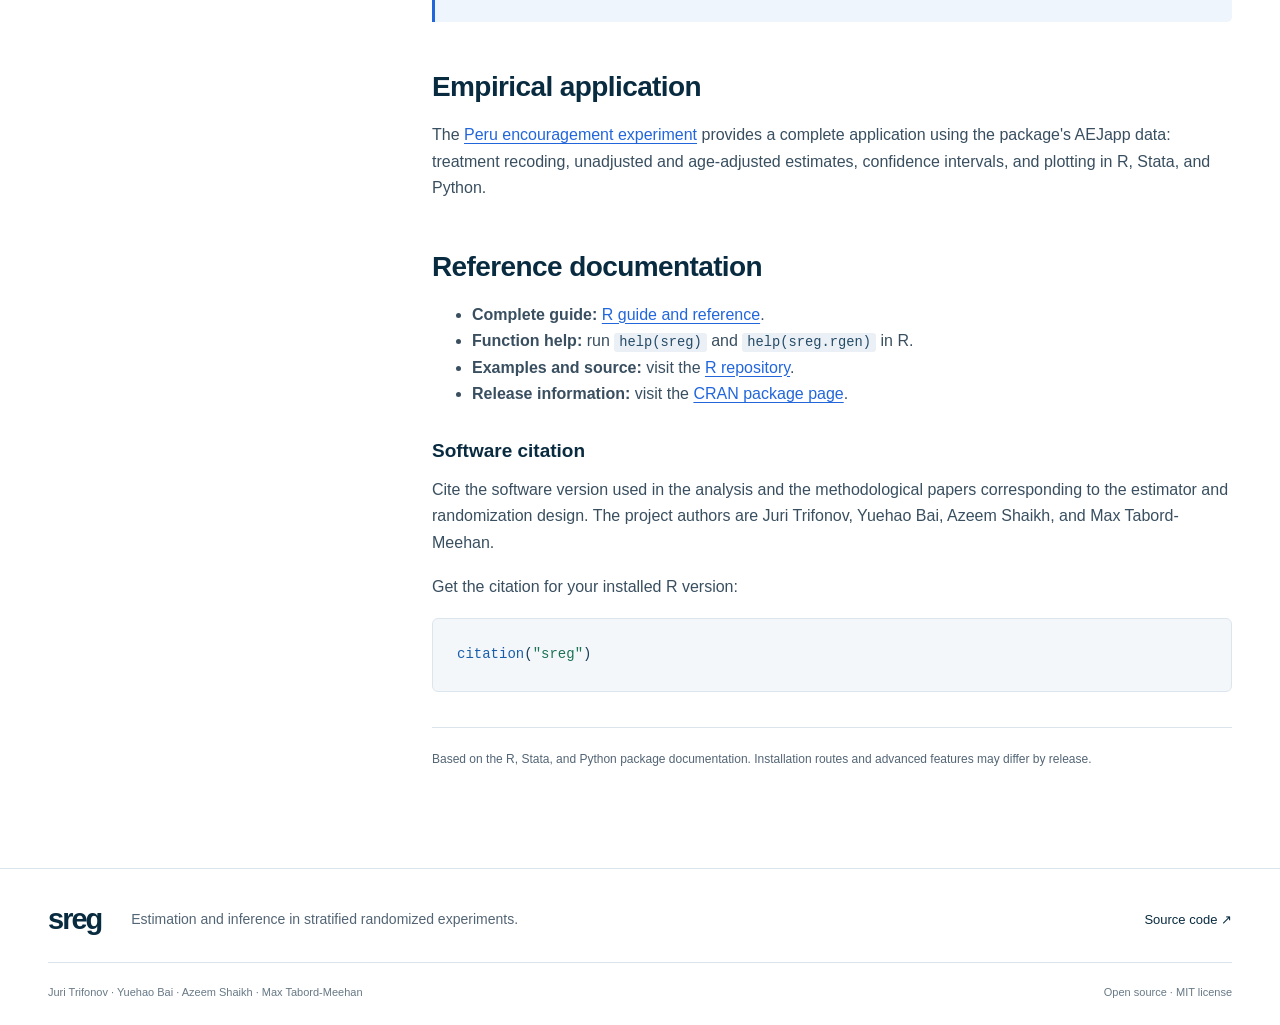
<file: docs/get-started/index.html>
<!doctype html>
<html lang="en">
<head>
  <meta charset="utf-8">
  <meta name="viewport" content="width=device-width,initial-scale=1">
  <title>User guide · sreg</title>
  <meta name="description" content="Installation, ATE estimation, covariate adjustment, and asymptotic inference using sreg in R, Stata, and Python.">
  <link rel="canonical" href="https://jutrifonov.github.io/sreg-project/get-started/">
  <link rel="icon" href="../assets/favicon.svg" type="image/svg+xml">
  <link rel="stylesheet" href="../assets/site.css">
  <script src="../assets/site.js" defer></script>
</head>
<body class="documentation">
  <a class="skip" href="#main">Skip to content</a>
  <header class="site-header">
    <div class="header-inner wrap">
      <a class="wordmark" href="./.." aria-label="sreg home">sreg</a>
      <span class="header-caption">Stratified Randomized Experiments</span>
      <nav class="top-nav" aria-label="Main navigation">
        <a href="././" aria-current="page">User guide</a>
        <a href="../empirical-example/" >Application</a>
        <a href="./..#designs">Designs</a>
        <a href="./..#methods">Methods</a>
        <a class="nav-repositories" href="./..#packages">Packages <span aria-hidden="true">↗</span></a>
      </nav>
    </div>
  </header>
  
    <div class="docs-shell wrap">
      <aside class="docs-sidebar" aria-label="Guide navigation">
        <a class="back-link" href="./..">← Project home</a>
        <p class="eyebrow">Documentation</p>
        <a class="sidebar-current" href="././">User guide</a>
        <a class="page-link" href="../r-guide/">R guide and reference</a>
        <a class="page-link" href="../empirical-example/">Empirical application</a>
        <nav aria-label="On this page">
        
          <a href="#install">01 &nbsp; Install sreg</a>
          <a href="#data">02 &nbsp; Simulate data</a>
          <a href="#estimate">03 &nbsp; Estimate the effect</a>
          <a href="#interpret">04 &nbsp; Interpret results</a>
          <a href="#next">05 &nbsp; Empirical specification</a>
        
        </nav>
        <div class="sidebar-note">Average treatment effects<br><span>Stratified randomization<br>Asymptotic inference</span></div>
      </aside>
      <main id="main" class="guide-content prose"><p class="eyebrow">User guide</p>

<h1 id="estimation-and-inference">Estimation and inference</h1>
<p class="lead">This guide illustrates estimation of an average treatment effect under stratified randomization. A simulated example introduces the data structure, linear covariate adjustment, and interpretation of the reported estimates and standard errors.</p>

<div class="guide-language"><span>Implementation</span><div class="language-tabs" role="group" aria-label="Guide language"><button type="button" data-select-lang="r" aria-pressed="true">R</button><button type="button" data-select-lang="stata" aria-pressed="false">Stata</button><button type="button" data-select-lang="python" aria-pressed="false">Python</button></div></div>

<div class="callout"><strong>Detailed R documentation</strong><br>For all estimator arguments, worked design specifications, returned results, plot customization, and simulation options, see the <a href="../r-guide/">R guide and reference</a>. The <a href="../empirical-example/?lang=r">empirical application</a> follows a complete analysis of experimental data.</div>

<div class="callout"><strong>Simulation specification</strong><br>1,000 individuals · 4 large strata · 1 active treatment versus control · 2 baseline covariates. The simulated treatment effect is 0.5 outcome units.</div>

<h2 id="install">01 · Installation</h2>
<div data-lang="r">
<p>Install the released R package from CRAN, then load it:</p>
<div class="highlight"><pre><span></span><code><span class="nf">install.packages</span><span class="p">(</span><span class="s">"sreg"</span><span class="p">)</span>
<span class="nf">library</span><span class="p">(</span><span class="n">sreg</span><span class="p">)</span>
</code></pre></div>
<p>For the latest development version, install from the <a href="https://github.com/jutrifonov/sreg">R repository</a>:</p>
<div class="highlight"><pre><span></span><code><span class="nf">install.packages</span><span class="p">(</span><span class="s">"remotes"</span><span class="p">)</span>
<span class="n">remotes</span><span class="o">::</span><span class="nf">install_github</span><span class="p">(</span><span class="s">"jutrifonov/sreg"</span><span class="p">)</span>
</code></pre></div>
<p>The example below uses the large-strata estimator. Feature availability may differ between the CRAN release and the development version; record the installed version when reporting an empirical analysis.</p>
</div>
<div data-lang="stata" hidden="hidden">
<p>The Stata implementation requires <strong>Stata 14.2 or newer</strong>. Download the <a href="https://github.com/jutrifonov/sreg-stata">Stata repository</a> using <strong>Code → Download ZIP</strong>, and unzip it. Access to the repository is required for this installation route.</p>
<p>Replace the example path with the absolute path to the extracted folder:</p>
<div class="highlight"><pre><span></span><code><span class="k">net</span> install sreg, from(<span class="s">"/path/to/sreg-stata"</span>)<span class="k"> replace</span>
<span class="k">help</span> sreg
</code></pre></div>
<p>The package runs natively in Stata and Mata, without an R or Python dependency. These instructions refer to <code>sreg-stata</code>, the native implementation.</p>
</div>
<div data-lang="python" hidden="hidden">
<p>The Python implementation requires <strong>Python 3.9 or newer</strong>. Install the current source from the <a href="https://github.com/jutrifonov/sreg-python">Python repository</a> in your Python environment. This command requires Git and access to the repository:</p>
<div class="highlight"><pre><span></span><code>python<span class="w"> </span>-m<span class="w"> </span>pip<span class="w"> </span>install<span class="w"> </span><span class="s2">"git+https://github.com/jutrifonov/sreg-python.git"</span>
</code></pre></div>
<p>Then import the estimator and data generator:</p>
<div class="highlight"><pre><span></span><code><span class="kn">from</span><span class="w"> </span><span class="nn">sreg</span><span class="w"> </span><span class="kn">import</span> <span class="n">sreg</span><span class="p">,</span> <span class="n">sreg_rgen</span>
</code></pre></div>
<p>The repository describes PyPI installation as a post-release option. Use the repository installation above for this walkthrough.</p>
</div>
<h2 id="data">02 · Data and estimand</h2>
<p>For the individual-randomized example, let Y(1) and Y(0) denote potential outcomes under treatment and control. The estimand is the average treatment effect, <strong>τ = E[Y(1) − Y(0)]</strong>. With multiple active treatments, the package estimates an ATE for each treatment relative to control.</p>
<p>The simulation has 1,000 individuals in four strata and a treatment effect of 0.5. The generator returns observed outcomes <code>Y</code>, stratum indicators <code>S</code>, assignments <code>D</code>, and covariates <code>x_1</code> and <code>x_2</code>. Treatment is assigned at the individual level within strata.</p>
<div data-lang="r">
<div class="highlight"><pre><span></span><code><span class="nf">set.seed</span><span class="p">(</span><span class="m">42</span><span class="p">)</span>
<span class="n">dat</span><span class="w"> </span><span class="o">&lt;-</span><span class="w"> </span><span class="nf">sreg.rgen</span><span class="p">(</span>
<span class="w">  </span><span class="n">n</span><span class="w"> </span><span class="o">=</span><span class="w"> </span><span class="m">1000</span><span class="p">,</span>
<span class="w">  </span><span class="n">tau.vec</span><span class="w"> </span><span class="o">=</span><span class="w"> </span><span class="nf">c</span><span class="p">(</span><span class="m">0.5</span><span class="p">),</span>
<span class="w">  </span><span class="n">n.strata</span><span class="w"> </span><span class="o">=</span><span class="w"> </span><span class="m">4</span><span class="p">,</span>
<span class="w">  </span><span class="n">cluster</span><span class="w"> </span><span class="o">=</span><span class="w"> </span><span class="kc">FALSE</span>
<span class="p">)</span>

<span class="nf">head</span><span class="p">(</span><span class="n">dat</span><span class="p">)</span>
<span class="nf">table</span><span class="p">(</span><span class="n">dat</span><span class="o">$</span><span class="n">S</span><span class="p">,</span><span class="w"> </span><span class="n">dat</span><span class="o">$</span><span class="n">D</span><span class="p">)</span>
</code></pre></div>
</div>
<div data-lang="stata" hidden="hidden">
<p>Save any data you are working on first: the <code>clear</code> option replaces the dataset in memory.</p>
<div class="highlight"><pre><span></span><code><span class="k">set</span> rng mt64
<span class="k">set</span> seed <span class="m">42</span>
sreg_rgen,<span class="k"> n</span>(<span class="m">1000</span>) individual strata(<span class="m">4</span>) tau(.<span class="m">5</span>)<span class="k"> clear</span>

<span class="k">list</span> Y S D x_1 x_2<span class="k"> in</span> <span class="m">1</span><span class="o">/</span><span class="m">6</span>
<span class="k">tabulate</span> S D
</code></pre></div>
</div>
<div data-lang="python" hidden="hidden">
<div class="highlight"><pre><span></span><code><span class="n">dat</span> <span class="o">=</span> <span class="n">sreg_rgen</span><span class="p">(</span>
    <span class="n">n</span><span class="o">=</span><span class="mi">1000</span><span class="p">,</span>
    <span class="n">tau_vec</span><span class="o">=</span><span class="p">(</span><span class="mf">0.5</span><span class="p">,),</span>
    <span class="n">n_strata</span><span class="o">=</span><span class="mi">4</span><span class="p">,</span>
    <span class="n">cluster</span><span class="o">=</span><span class="kc">False</span><span class="p">,</span>
    <span class="n">random_state</span><span class="o">=</span><span class="mi">42</span><span class="p">,</span>
<span class="p">)</span>

<span class="nb">print</span><span class="p">(</span><span class="n">dat</span><span class="o">.</span><span class="n">head</span><span class="p">())</span>
<span class="nb">print</span><span class="p">(</span><span class="n">dat</span><span class="o">.</span><span class="n">groupby</span><span class="p">([</span><span class="s2">"S"</span><span class="p">,</span> <span class="s2">"D"</span><span class="p">])</span><span class="o">.</span><span class="n">size</span><span class="p">())</span>
</code></pre></div>
</div>
<p>The random seed makes a simulation repeatable within a given implementation and environment. <strong>The same seed does not generate identical data across R, Stata, and Python.</strong> Compare estimates across languages using the same input dataset.</p>
<table>
<thead>
<tr>
<th>Variable</th>
<th>Definition</th>
</tr>
</thead>
<tbody>
<tr>
<td><code>Y</code></td>
<td>The observed outcome for each individual</td>
</tr>
<tr>
<td><code>S</code></td>
<td>The stratum used for randomization</td>
</tr>
<tr>
<td><code>D</code></td>
<td>Treatment assignment: <code>0</code> for control, <code>1</code> for treatment</td>
</tr>
<tr>
<td><code>x_1</code>, <code>x_2</code></td>
<td>Baseline covariates used for linear adjustment</td>
</tr>
</tbody>
</table>
<h2 id="estimate">03 · Estimation and covariate adjustment</h2>
<p>The following specification estimates the ATE with linear adjustment for <code>x_1</code> and <code>x_2</code>. The default uses the large-strata procedure and applies the HC1 finite-sample correction to the variance estimator.</p>
<p>Covariates should be selected with reference to the experimental design and the intended adjustment specification. The package's adjustment procedure and corresponding variance estimator are described in the <a href="https://github.com/jutrifonov/sreg#references">methodological references</a>.</p>
<div data-lang="r">
<div class="highlight"><pre><span></span><code><span class="n">fit</span><span class="w"> </span><span class="o">&lt;-</span><span class="w"> </span><span class="nf">sreg</span><span class="p">(</span>
<span class="w">  </span><span class="n">Y</span><span class="w"> </span><span class="o">=</span><span class="w"> </span><span class="n">dat</span><span class="o">$</span><span class="n">Y</span><span class="p">,</span>
<span class="w">  </span><span class="n">S</span><span class="w"> </span><span class="o">=</span><span class="w"> </span><span class="n">dat</span><span class="o">$</span><span class="n">S</span><span class="p">,</span>
<span class="w">  </span><span class="n">D</span><span class="w"> </span><span class="o">=</span><span class="w"> </span><span class="n">dat</span><span class="o">$</span><span class="n">D</span><span class="p">,</span>
<span class="w">  </span><span class="n">X</span><span class="w"> </span><span class="o">=</span><span class="w"> </span><span class="n">dat</span><span class="p">[</span><span class="nf">c</span><span class="p">(</span><span class="s">"x_1"</span><span class="p">,</span><span class="w"> </span><span class="s">"x_2"</span><span class="p">)]</span>
<span class="p">)</span>
<span class="nf">print</span><span class="p">(</span><span class="n">fit</span><span class="p">)</span>
</code></pre></div>
<p>Omit <code>X</code> for estimation without covariate adjustment:</p>
<div class="highlight"><pre><span></span><code><span class="n">fit_unadjusted</span><span class="w"> </span><span class="o">&lt;-</span><span class="w"> </span><span class="nf">sreg</span><span class="p">(</span><span class="n">Y</span><span class="w"> </span><span class="o">=</span><span class="w"> </span><span class="n">dat</span><span class="o">$</span><span class="n">Y</span><span class="p">,</span><span class="w"> </span><span class="n">S</span><span class="w"> </span><span class="o">=</span><span class="w"> </span><span class="n">dat</span><span class="o">$</span><span class="n">S</span><span class="p">,</span><span class="w"> </span><span class="n">D</span><span class="w"> </span><span class="o">=</span><span class="w"> </span><span class="n">dat</span><span class="o">$</span><span class="n">D</span><span class="p">)</span>
<span class="nf">print</span><span class="p">(</span><span class="n">fit_unadjusted</span><span class="p">)</span>
</code></pre></div>
</div>
<div data-lang="stata" hidden="hidden">
<div class="highlight"><pre><span></span><code>sreg Y x_1 x_2, treatment(D) strata(S)
</code></pre></div>
<p>The command prints the results directly. Omit the covariate names for estimation without covariate adjustment:</p>
<div class="highlight"><pre><span></span><code>sreg Y, treatment(D) strata(S)
</code></pre></div>
<p>Stata replaces the active estimation results each time an estimation command runs. Rerun the adjusted command before inspecting its stored results below.</p>
</div>
<div data-lang="python" hidden="hidden">
<div class="highlight"><pre><span></span><code><span class="n">fit</span> <span class="o">=</span> <span class="n">sreg</span><span class="p">(</span>
    <span class="n">Y</span><span class="o">=</span><span class="n">dat</span><span class="p">[</span><span class="s2">"Y"</span><span class="p">],</span>
    <span class="n">S</span><span class="o">=</span><span class="n">dat</span><span class="p">[</span><span class="s2">"S"</span><span class="p">],</span>
    <span class="n">D</span><span class="o">=</span><span class="n">dat</span><span class="p">[</span><span class="s2">"D"</span><span class="p">],</span>
    <span class="n">X</span><span class="o">=</span><span class="n">dat</span><span class="p">[[</span><span class="s2">"x_1"</span><span class="p">,</span> <span class="s2">"x_2"</span><span class="p">]],</span>
<span class="p">)</span>
<span class="nb">print</span><span class="p">(</span><span class="n">fit</span><span class="p">)</span>
</code></pre></div>
<p>Omit <code>X</code> for estimation without covariate adjustment:</p>
<div class="highlight"><pre><span></span><code><span class="n">fit_unadjusted</span> <span class="o">=</span> <span class="n">sreg</span><span class="p">(</span><span class="n">Y</span><span class="o">=</span><span class="n">dat</span><span class="p">[</span><span class="s2">"Y"</span><span class="p">],</span> <span class="n">S</span><span class="o">=</span><span class="n">dat</span><span class="p">[</span><span class="s2">"S"</span><span class="p">],</span> <span class="n">D</span><span class="o">=</span><span class="n">dat</span><span class="p">[</span><span class="s2">"D"</span><span class="p">])</span>
<span class="nb">print</span><span class="p">(</span><span class="n">fit_unadjusted</span><span class="p">)</span>
</code></pre></div>
</div>
<h2 id="interpret">04 · Interpretation and inference</h2>
<p>Each row corresponds to an active treatment relative to control. The reported standard error is obtained from the variance estimator for the specified randomization design and adjustment procedure.</p>
<table>
<thead>
<tr>
<th>Quantity</th>
<th>Interpretation</th>
</tr>
</thead>
<tbody>
<tr>
<td>Treatment effect</td>
<td>Estimated average effect of treatment relative to control, in the units of <code>Y</code></td>
</tr>
<tr>
<td>Standard error</td>
<td>Estimated sampling uncertainty, accounting for the selected design and adjustment</td>
</tr>
<tr>
<td>95% confidence interval</td>
<td>The estimate plus or minus approximately 1.96 standard errors, based on the asymptotic normal approximation</td>
</tr>
<tr>
<td>p-value</td>
<td>Two-sided asymptotic test of the null hypothesis that the corresponding ATE equals zero</td>
</tr>
</tbody>
</table>
<p>In this simulation, the true ATE is <strong>0.5</strong>. The estimation error varies across simulated samples. The efficiency properties of covariate adjustment concern the relevant asymptotic variance; they do not imply that estimated standard errors decrease in every finite sample.</p>
<p>Confidence intervals and tests rely on an asymptotic approximation. The HC1 correction does not make inference exact in finite samples. When several treatment effects are reported, the individual 95% intervals are marginal intervals, rather than a simultaneous confidence region.</p>
<div data-lang="r">
<p>The returned object provides the estimates, standard errors, and interval endpoints:</p>
<div class="highlight"><pre><span></span><code><span class="n">fit</span><span class="o">$</span><span class="n">tau.hat</span>
<span class="n">fit</span><span class="o">$</span><span class="n">se.rob</span>
<span class="nf">cbind</span><span class="p">(</span><span class="n">lower</span><span class="w"> </span><span class="o">=</span><span class="w"> </span><span class="n">fit</span><span class="o">$</span><span class="n">CI.left</span><span class="p">,</span><span class="w"> </span><span class="n">upper</span><span class="w"> </span><span class="o">=</span><span class="w"> </span><span class="n">fit</span><span class="o">$</span><span class="n">CI.right</span><span class="p">)</span>
</code></pre></div>
<p>For this example, running R sreg 2.1.0 with seed 42 gives:</p>
<table>
<thead>
<tr>
<th>Estimated effect</th>
<th>Standard error</th>
<th>95% confidence interval</th>
</tr>
</thead>
<tbody>
<tr>
<td>0.48152</td>
<td>0.06456</td>
<td>[0.35500, 0.60805]</td>
</tr>
</tbody>
</table>
<p>The estimated ATE is 0.48152 outcome units, with a standard error of 0.06456. The 95% interval contains the data-generating value of 0.5 and excludes zero.</p>
</div>
<div data-lang="stata" hidden="hidden">
<p>Inspect the adjusted model's stored results and plot its confidence interval:</p>
<div class="highlight"><pre><span></span><code>sreg Y x_1 x_2, treatment(D) strata(S)
<span class="k">matrix list e</span>(b)
<span class="k">matrix list e</span>(V)
sregplot
</code></pre></div>
<p><code>e(b)</code> contains the estimates; <code>e(V)</code> contains their covariance matrix. The treatment coefficient is named <code>tau1</code>.</p>
</div>
<div data-lang="python" hidden="hidden">
<p>Extract the estimates and standard errors, or plot the result:</p>
<div class="highlight"><pre><span></span><code><span class="nb">print</span><span class="p">(</span><span class="n">fit</span><span class="p">[</span><span class="s2">"tau_hat"</span><span class="p">])</span>
<span class="nb">print</span><span class="p">(</span><span class="n">fit</span><span class="p">[</span><span class="s2">"se_rob"</span><span class="p">])</span>
<span class="n">ax</span> <span class="o">=</span> <span class="n">fit</span><span class="o">.</span><span class="n">plot</span><span class="p">()</span>
</code></pre></div>
<p>The plot method returns a Matplotlib <code>Axes</code> object for subsequent formatting or export.</p>
</div>
<h2 id="next">05 · Specification for empirical applications</h2>
<p>For an empirical application, supply observed outcomes, treatment assignments, randomization strata, and any covariates used for adjustment. Code control as <code>0</code> and active treatments as consecutive integers <code>1, 2, …</code>. Stratum codes <code>1, 2, …</code> provide a common format across implementations.</p>
<p>The specification must correspond to the assignment mechanism. Strata partition assignment units before randomization; clusters are groups of individuals assigned jointly to treatment. These identifiers have distinct roles in estimation and variance calculation.</p>
<h3 id="large-strata">Large strata</h3>
<p>The example uses the large-strata procedure. For an unstratified experiment, omit the strata argument. The distinction between large and small strata concerns the stratification structure underlying the inference procedure, not the overall sample size alone.</p>
<h3 id="small-strata">Matched pairs and k-tuples</h3>
<p>Select the small-strata estimator when the design uses small matched groups. The option is <code>small.strata = TRUE</code> in R, <code>smallstrata</code> in Stata, and <code>small_strata=True</code> in Python. In a uniform design the common group size can be inferred; an explicit <code>k</code> validates it.</p>
<h3 id="mixed-strata">Mixed small and large strata</h3>
<p>Use the small-strata option to select mixed inference for varying stratum sizes. Specify <code>k</code> to identify the small component when it consists of 4-tuples or larger. At least 25% of strata must have the selected small-stratum size. See the <a href="https://github.com/jutrifonov/sreg/raw/main/.github/assets/sreg-estimator-formulas.pdf">estimator formulas</a> and your implementation's reference before using this specification.</p>
<h3 id="cluster-assignment">Cluster assignment</h3>
<p>Supply cluster identifiers and represented cluster sizes: <code>G.id</code> and <code>Ng</code> in R, <code>cluster()</code> and <code>clustersize()</code> in Stata, or <code>G_id</code> and <code>Ng</code> in Python. For small or mixed strata, <code>k</code> counts <strong>clusters</strong> per small stratum. Individual-varying covariates are aggregated to cluster means for adjustment.</p>
<div class="callout"><strong>Design-specific variance estimation</strong><br>The example uses individual assignment and large strata. Cluster-randomized and matched-group designs require their corresponding estimator options and variance formulas.</div>

<h2 id="empirical-application">Empirical application</h2>
<p>The <a href="../empirical-example/">Peru encouragement experiment</a> provides a complete application using the package's AEJapp data: treatment recoding, unadjusted and age-adjusted estimates, confidence intervals, and plotting in R, Stata, and Python.</p>
<h2 id="reference">Reference documentation</h2>
<div data-lang="r">
<ul>
<li><strong>Complete guide:</strong> <a href="../r-guide/">R guide and reference</a>.</li>
<li><strong>Function help:</strong> run <code>help(sreg)</code> and <code>help(sreg.rgen)</code> in R.</li>
<li><strong>Examples and source:</strong> visit the <a href="https://github.com/jutrifonov/sreg">R repository</a>.</li>
<li><strong>Release information:</strong> visit the <a href="https://cran.r-project.org/package=sreg">CRAN package page</a>.</li>
</ul>
</div>
<div data-lang="stata" hidden="hidden">
<ul>
<li><strong>Command help:</strong> run <code>help sreg</code>, <code>help sreg_rgen</code>, and <code>help sregplot</code>.</li>
<li><strong>Replication examples:</strong> open <a href="https://github.com/jutrifonov/sreg-stata/blob/main/examples/try_sreg.do"><code>examples/try_sreg.do</code></a>.</li>
<li><strong>Source and installation updates:</strong> visit the <a href="https://github.com/jutrifonov/sreg-stata">Stata repository</a>.</li>
</ul>
</div>
<div data-lang="python" hidden="hidden">
<ul>
<li><strong>API documentation:</strong> read the <a href="https://github.com/jutrifonov/sreg-python/blob/main/docs/api.md">Python API reference</a>.</li>
<li><strong>Additional examples:</strong> read the <a href="https://github.com/jutrifonov/sreg-python/blob/main/docs/getting-started.md">Python practical guide</a>.</li>
<li><strong>Source and installation updates:</strong> visit the <a href="https://github.com/jutrifonov/sreg-python">Python repository</a>.</li>
</ul>
</div>
<h3 id="citation">Software citation</h3>
<p>Cite the software version used in the analysis and the methodological papers corresponding to the estimator and randomization design. The project authors are Juri Trifonov, Yuehao Bai, Azeem Shaikh, and Max Tabord-Meehan.</p>
<div data-lang="r">
<p>Get the citation for your installed R version:</p>
<div class="highlight"><pre><span></span><code><span class="nf">citation</span><span class="p">(</span><span class="s">"sreg"</span><span class="p">)</span>
</code></pre></div>
</div>
<div data-lang="stata" hidden="hidden">
<p>Record the Stata package version used in your analysis and consult the authorship and references in the <a href="https://github.com/jutrifonov/sreg-stata#authors">Stata README</a>.</p>
</div>
<div data-lang="python" hidden="hidden">
<p>Use the repository's <a href="https://github.com/jutrifonov/sreg-python/blob/main/CITATION.cff">citation metadata</a> and record the version used in your analysis.</p>
</div>
<p class="page-source">Based on the R, Stata, and Python package documentation. Installation routes and advanced features may differ by release.</p></main>
    </div>
  
  <footer class="site-footer">
    <div class="wrap footer-main"><a class="wordmark" href="./..">sreg</a><p>Estimation and inference in stratified randomized experiments.</p><a href="./..#packages">Source code ↗</a></div>
    <div class="wrap footer-bottom"><span>Juri Trifonov · Yuehao Bai · Azeem Shaikh · Max Tabord-Meehan</span><span>Open source · MIT license</span></div>
  </footer>
</body>
</html>
</file>
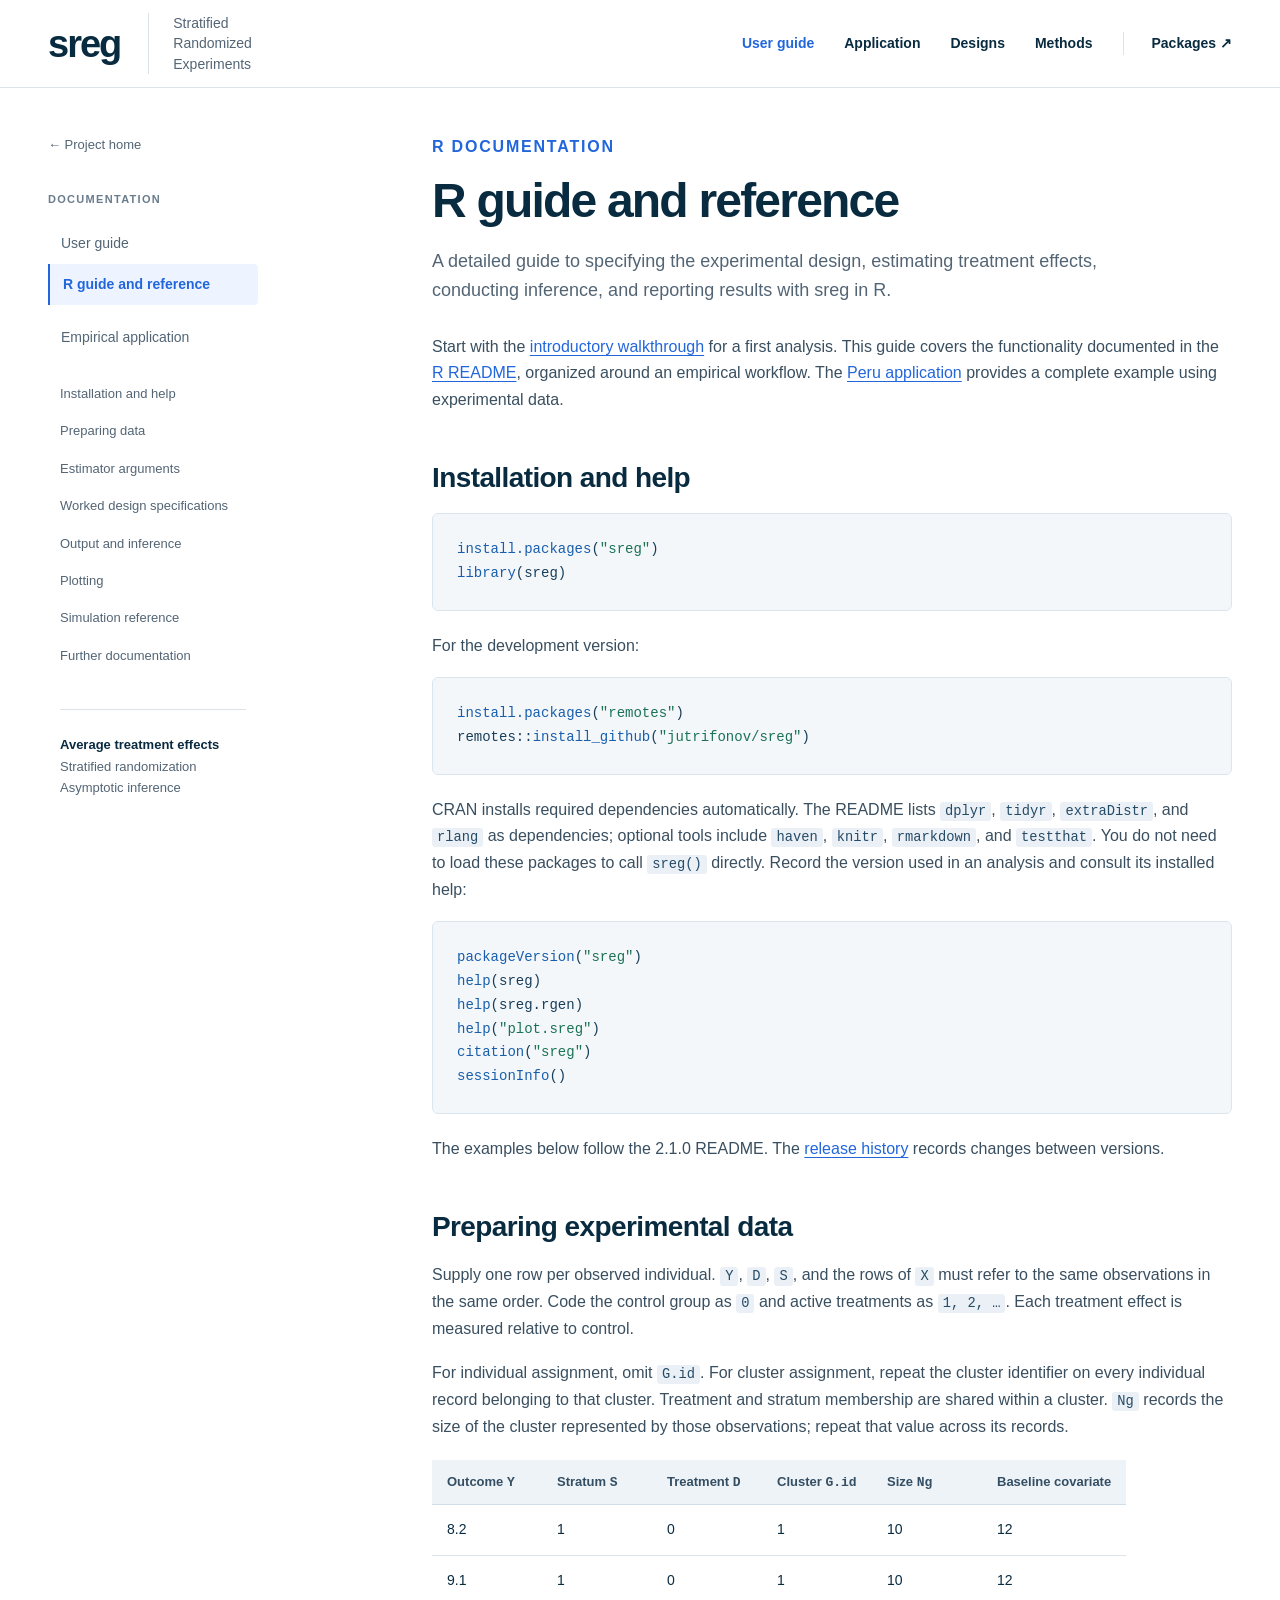
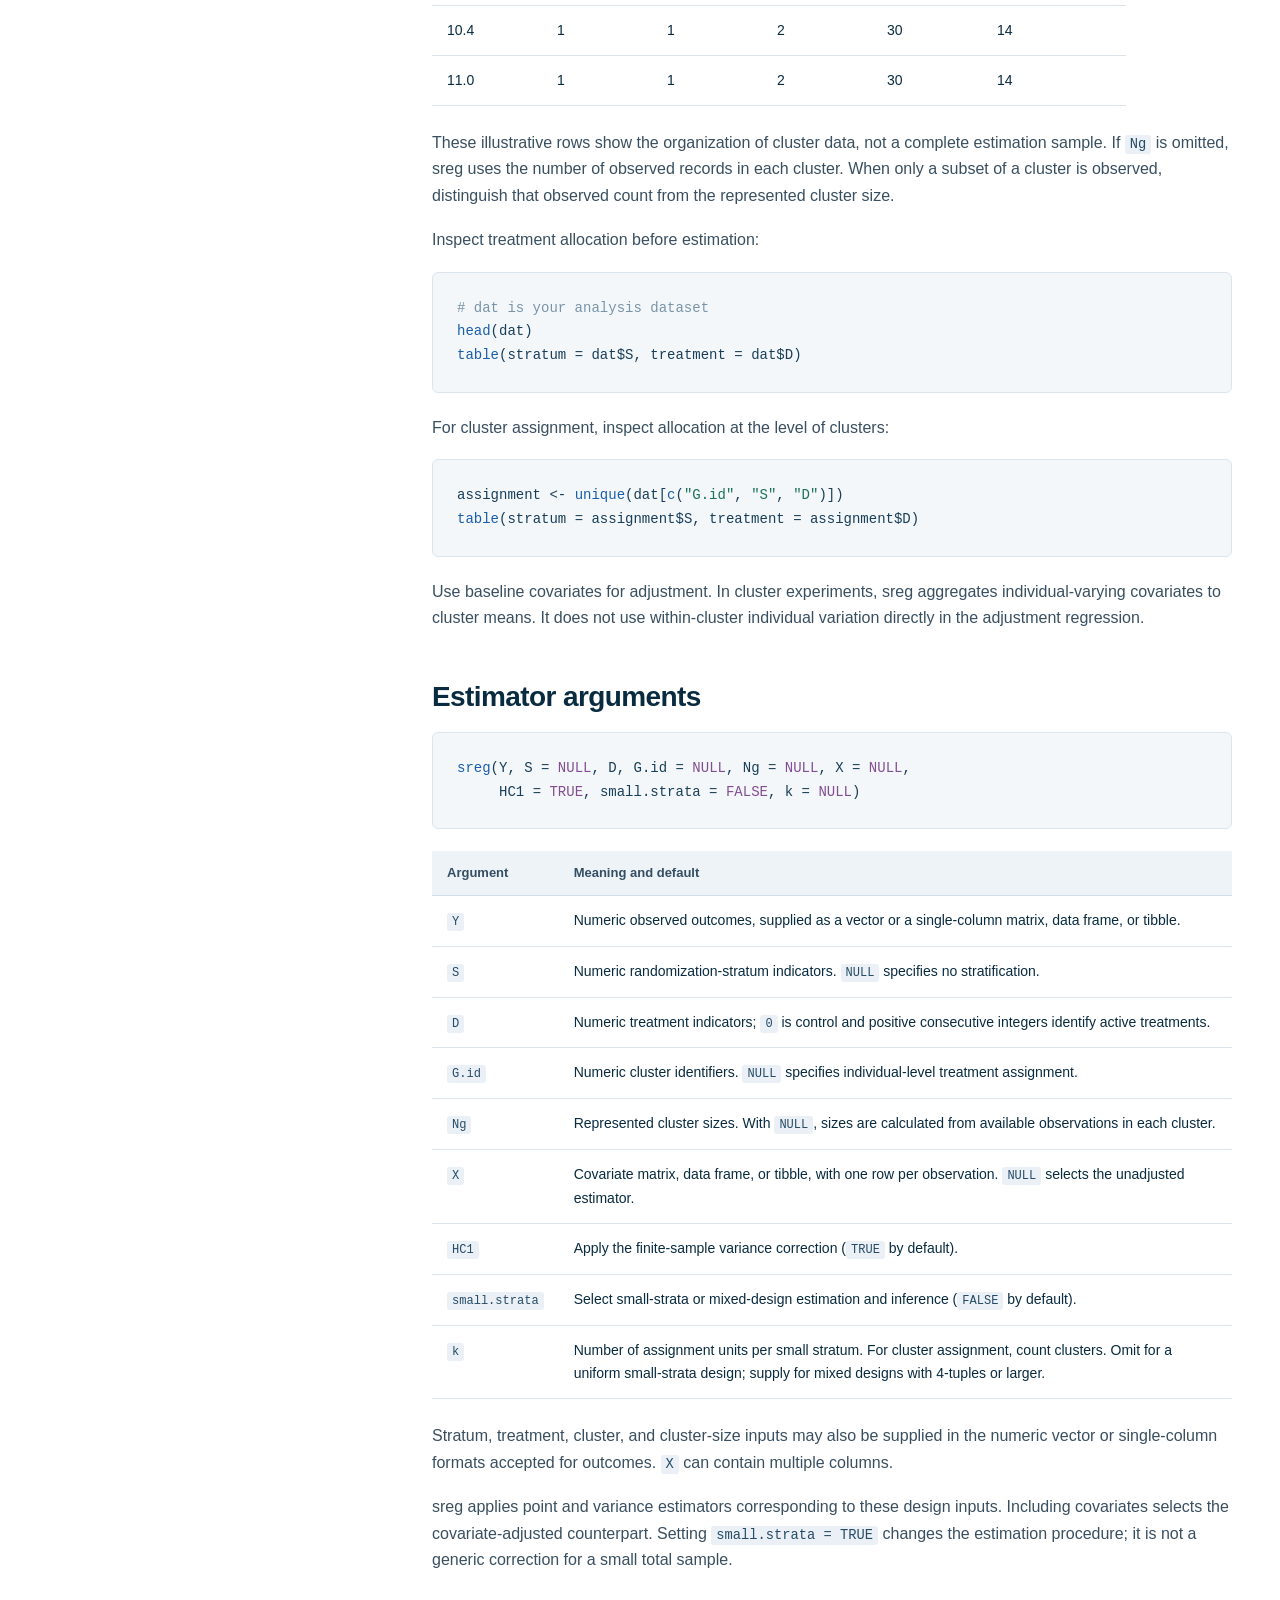
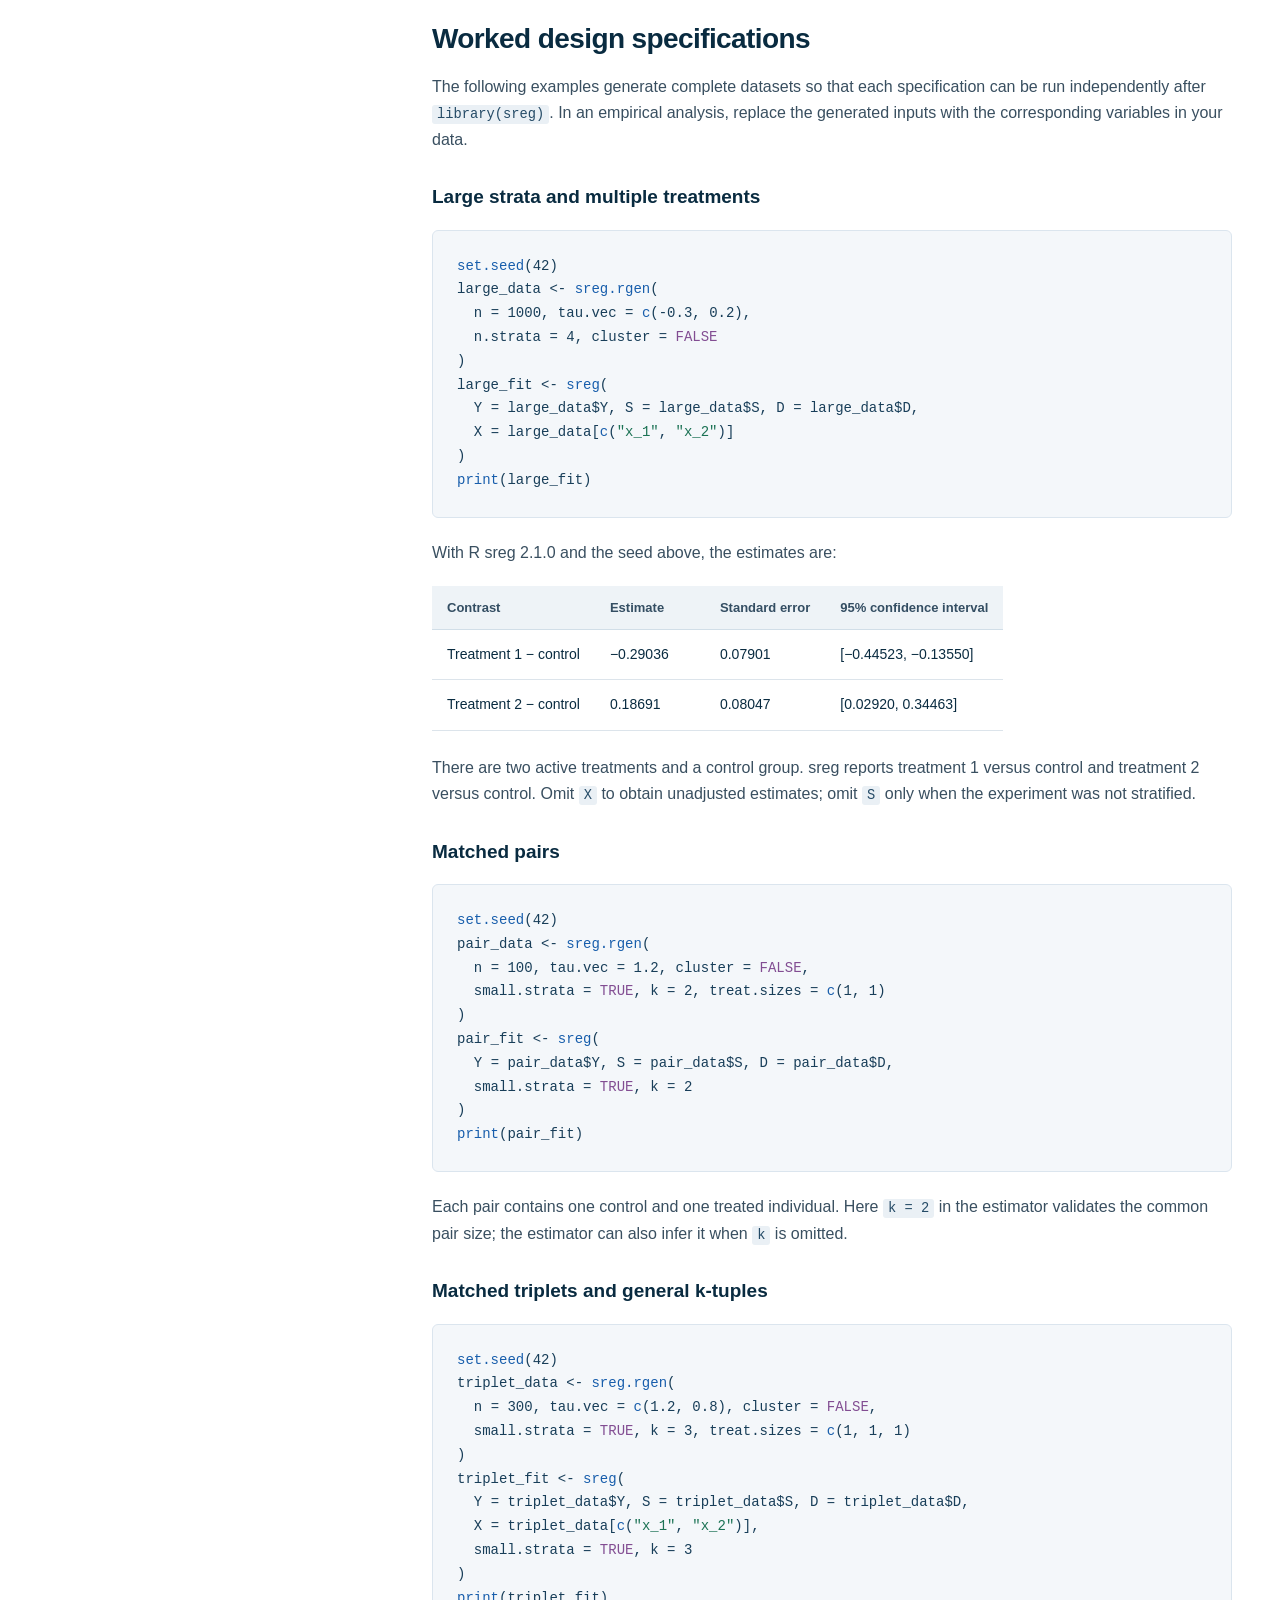
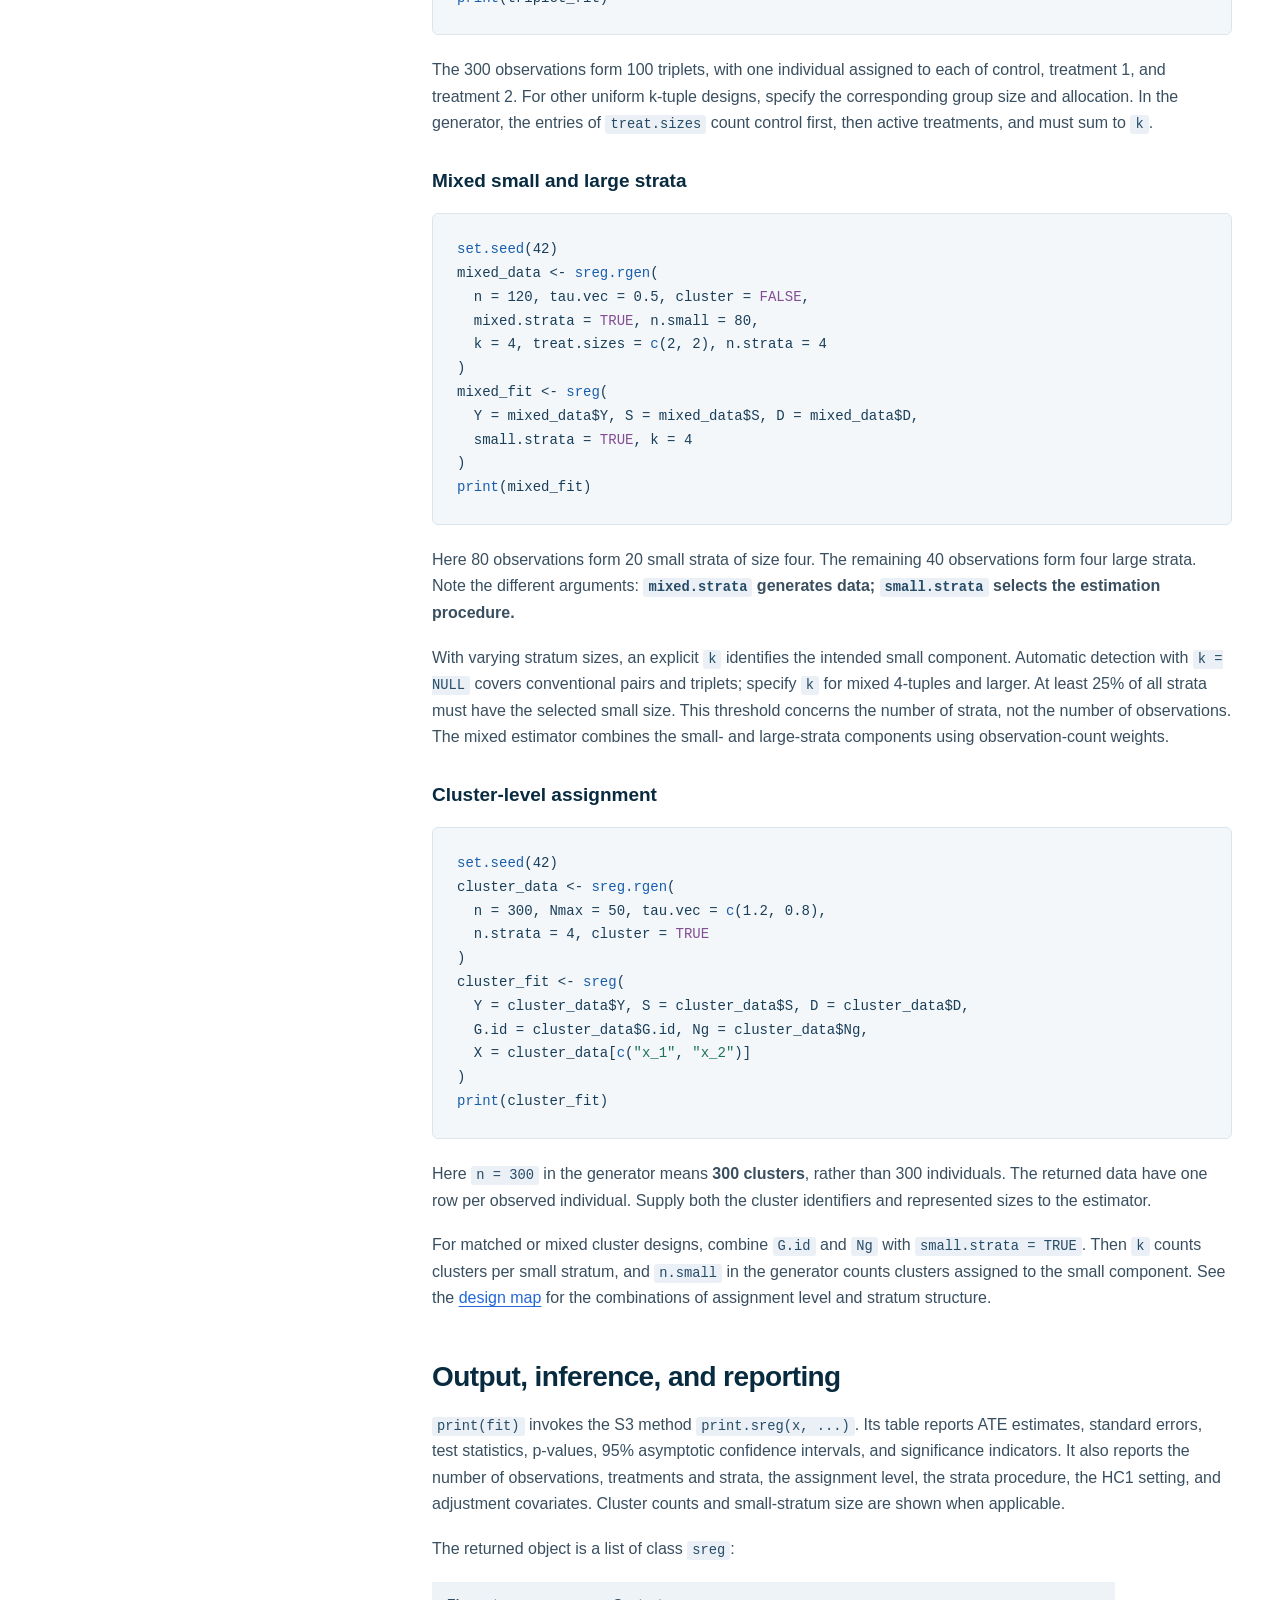
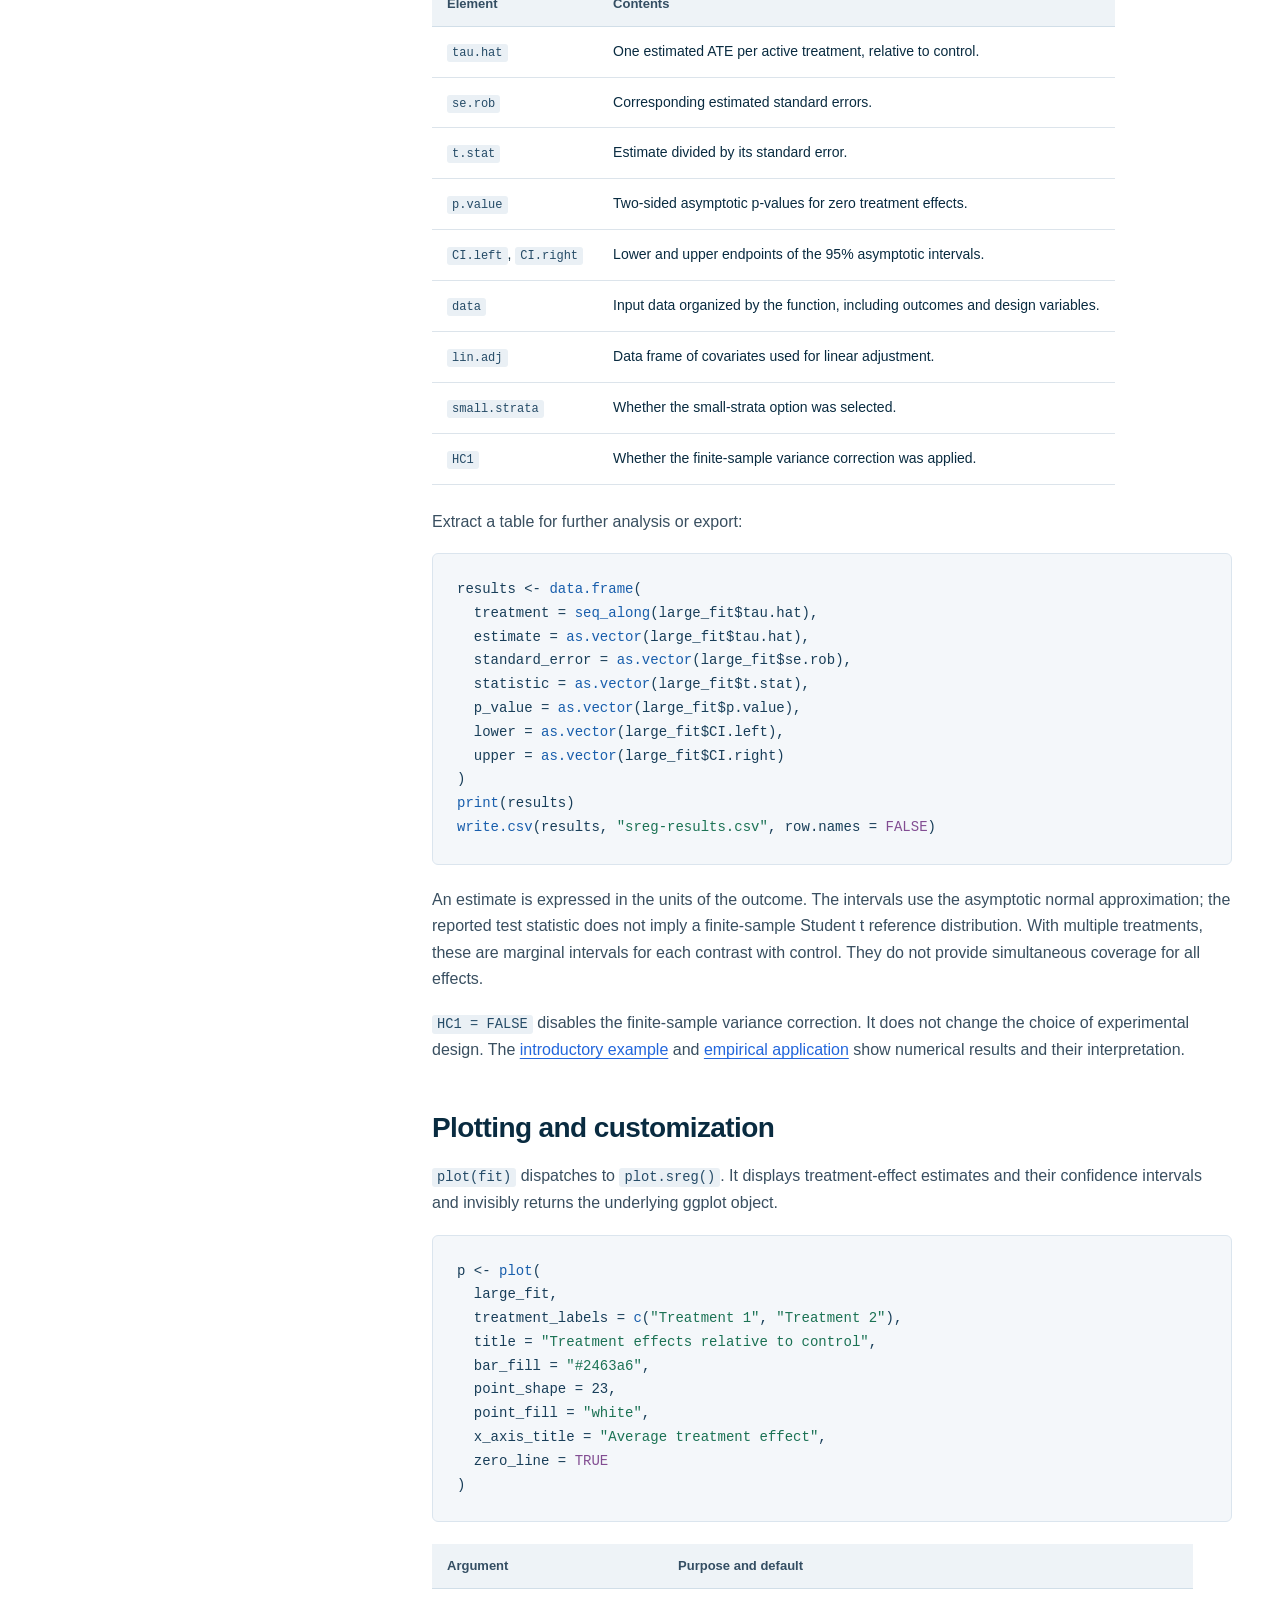
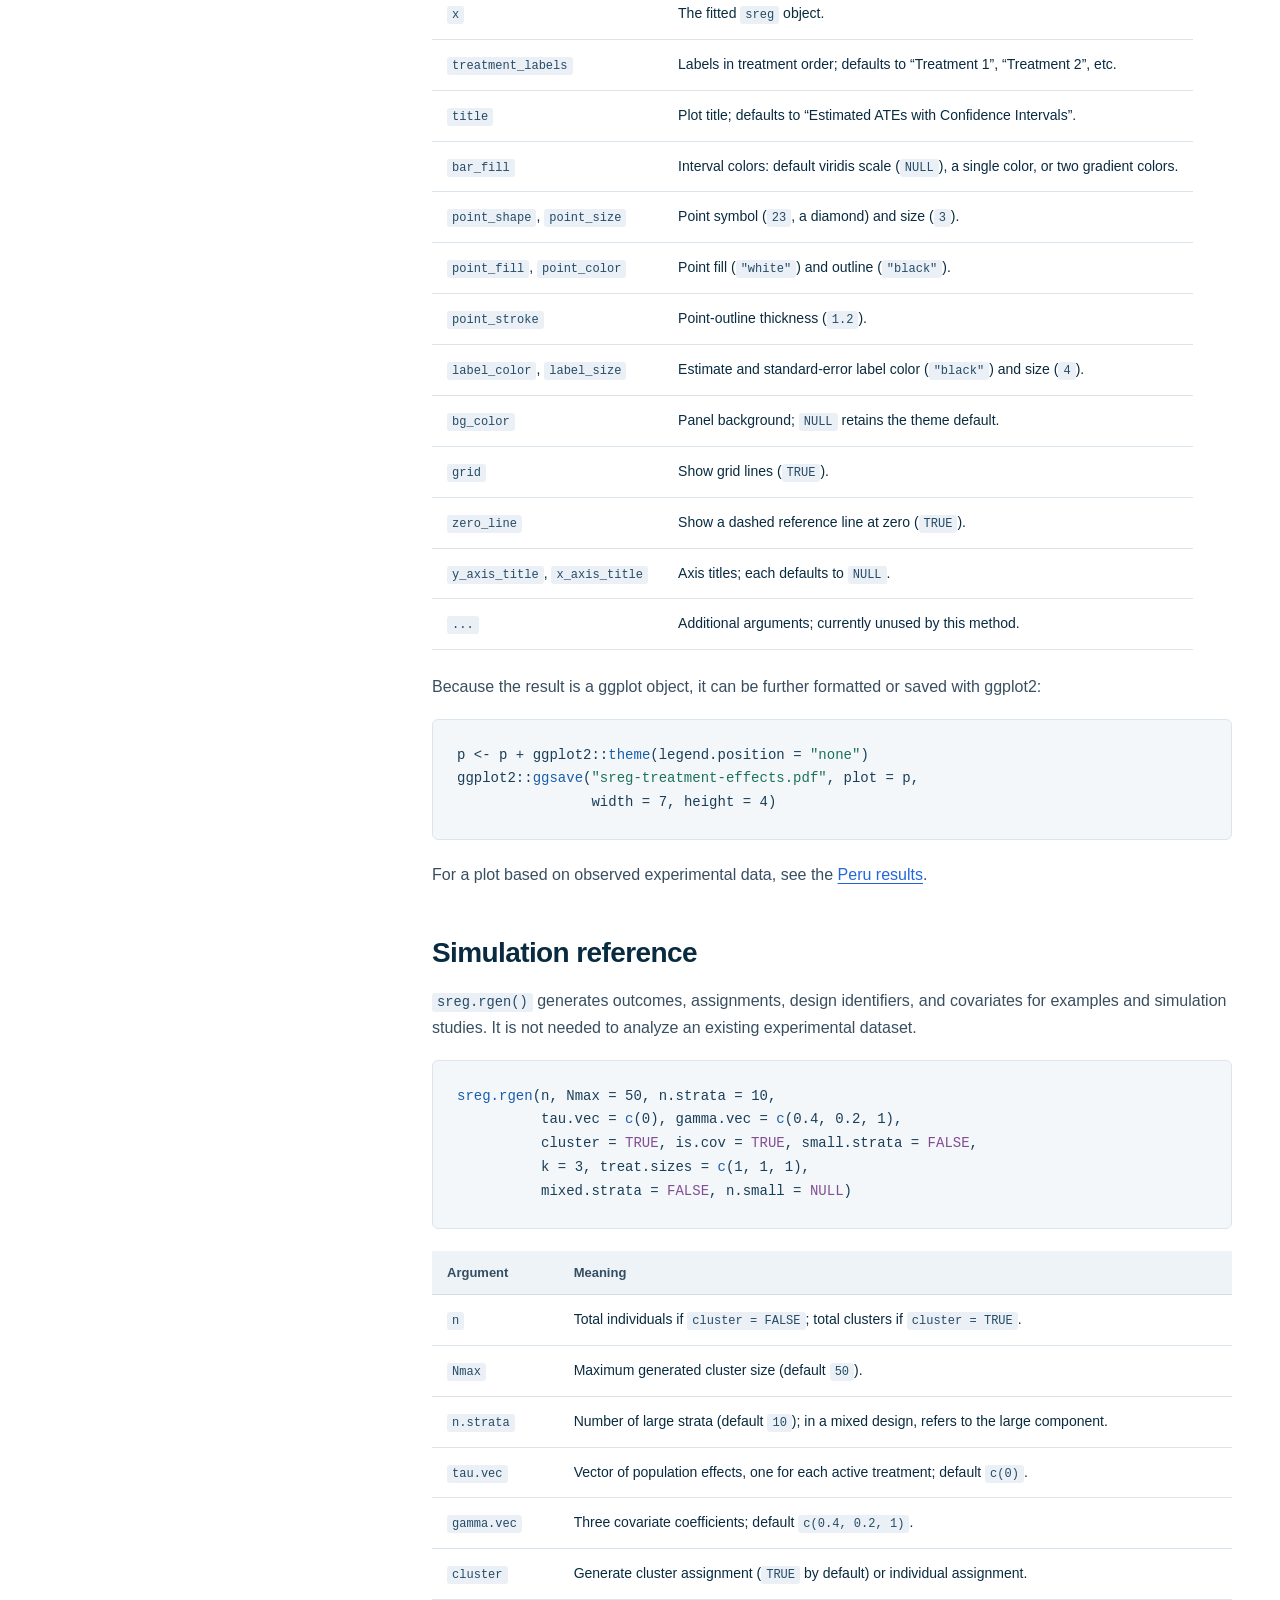
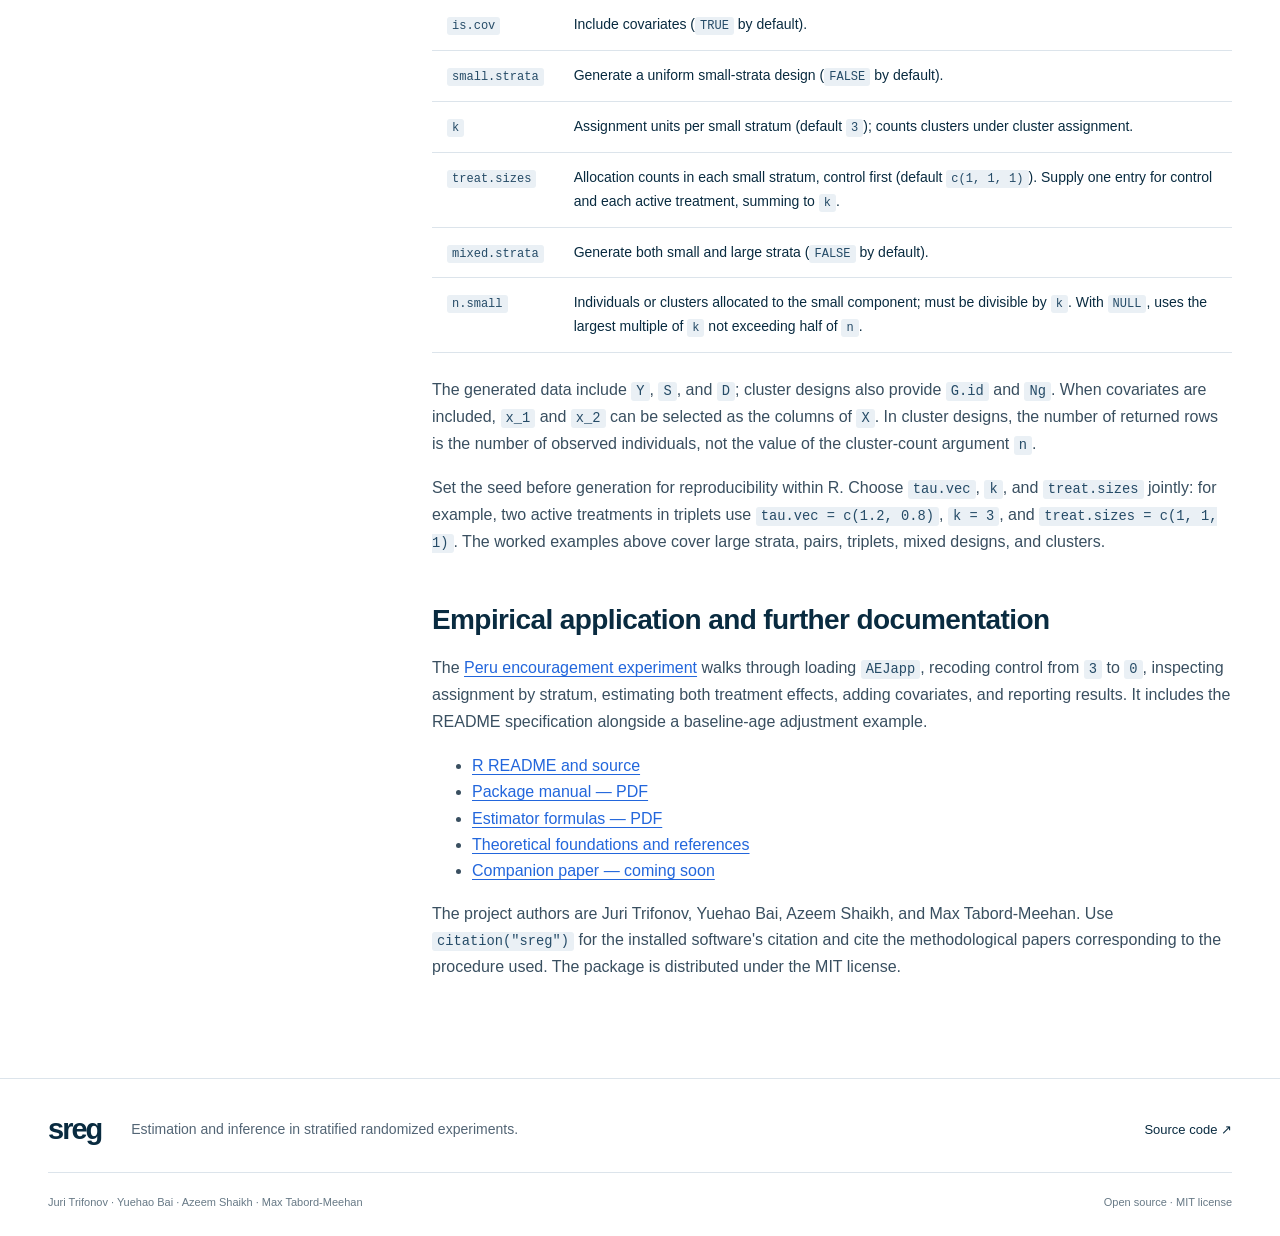
<file: docs/r-guide/index.html>
<!doctype html>
<html lang="en">
<head>
  <meta charset="utf-8">
  <meta name="viewport" content="width=device-width,initial-scale=1">
  <title>R guide and reference · sreg</title>
  <meta name="description" content="Complete R documentation for sreg — data preparation, estimator arguments, supported designs, inference, reporting, plotting, and simulation.">
  <link rel="canonical" href="https://jutrifonov.github.io/sreg-project/r-guide/">
  <link rel="icon" href="../assets/favicon.svg" type="image/svg+xml">
  <link rel="stylesheet" href="../assets/site.css">
  <script src="../assets/site.js" defer></script>
</head>
<body class="documentation">
  <a class="skip" href="#main">Skip to content</a>
  <header class="site-header">
    <div class="header-inner wrap">
      <a class="wordmark" href="./.." aria-label="sreg home">sreg</a>
      <span class="header-caption">Stratified Randomized Experiments</span>
      <nav class="top-nav" aria-label="Main navigation">
        <a href="../get-started/" aria-current="page">User guide</a>
        <a href="../empirical-example/" >Application</a>
        <a href="./..#designs">Designs</a>
        <a href="./..#methods">Methods</a>
        <a class="nav-repositories" href="./..#packages">Packages <span aria-hidden="true">↗</span></a>
      </nav>
    </div>
  </header>
  
    <div class="docs-shell wrap">
      <aside class="docs-sidebar" aria-label="Guide navigation">
        <a class="back-link" href="./..">← Project home</a>
        <p class="eyebrow">Documentation</p>
        <a class="page-link" href="../get-started/">User guide</a>
        <a class="sidebar-current" href="././">R guide and reference</a>
        <a class="page-link" href="../empirical-example/">Empirical application</a>
        <nav aria-label="On this page">
        
          <a href="#install">Installation and help</a>
          <a href="#data">Preparing data</a>
          <a href="#arguments">Estimator arguments</a>
          <a href="#designs">Worked design specifications</a>
          <a href="#results">Output and inference</a>
          <a href="#plotting">Plotting</a>
          <a href="#simulation">Simulation reference</a>
          <a href="#resources">Further documentation</a>
        
        </nav>
        <div class="sidebar-note">Average treatment effects<br><span>Stratified randomization<br>Asymptotic inference</span></div>
      </aside>
      <main id="main" class="guide-content prose"><p class="eyebrow">R documentation</p>

<h1 id="r-guide-and-reference">R guide and reference</h1>
<p class="lead">A detailed guide to specifying the experimental design, estimating treatment effects, conducting inference, and reporting results with sreg in R.</p>

<p>Start with the <a href="../get-started/?lang=r">introductory walkthrough</a> for a first analysis. This guide covers the functionality documented in the <a href="https://github.com/jutrifonov/sreg">R README</a>, organized around an empirical workflow. The <a href="../empirical-example/?lang=r">Peru application</a> provides a complete example using experimental data.</p>
<h2 id="install">Installation and help</h2>
<div class="highlight"><pre><span></span><code><span class="nf">install.packages</span><span class="p">(</span><span class="s">"sreg"</span><span class="p">)</span>
<span class="nf">library</span><span class="p">(</span><span class="n">sreg</span><span class="p">)</span>
</code></pre></div>
<p>For the development version:</p>
<div class="highlight"><pre><span></span><code><span class="nf">install.packages</span><span class="p">(</span><span class="s">"remotes"</span><span class="p">)</span>
<span class="n">remotes</span><span class="o">::</span><span class="nf">install_github</span><span class="p">(</span><span class="s">"jutrifonov/sreg"</span><span class="p">)</span>
</code></pre></div>
<p>CRAN installs required dependencies automatically. The README lists <code>dplyr</code>, <code>tidyr</code>, <code>extraDistr</code>, and <code>rlang</code> as dependencies; optional tools include <code>haven</code>, <code>knitr</code>, <code>rmarkdown</code>, and <code>testthat</code>. You do not need to load these packages to call <code>sreg()</code> directly. Record the version used in an analysis and consult its installed help:</p>
<div class="highlight"><pre><span></span><code><span class="nf">packageVersion</span><span class="p">(</span><span class="s">"sreg"</span><span class="p">)</span>
<span class="nf">help</span><span class="p">(</span><span class="n">sreg</span><span class="p">)</span>
<span class="nf">help</span><span class="p">(</span><span class="n">sreg.rgen</span><span class="p">)</span>
<span class="nf">help</span><span class="p">(</span><span class="s">"plot.sreg"</span><span class="p">)</span>
<span class="nf">citation</span><span class="p">(</span><span class="s">"sreg"</span><span class="p">)</span>
<span class="nf">sessionInfo</span><span class="p">()</span>
</code></pre></div>
<p>The examples below follow the 2.1.0 README. The <a href="https://github.com/jutrifonov/sreg/blob/main/NEWS.md">release history</a> records changes between versions.</p>
<h2 id="data">Preparing experimental data</h2>
<p>Supply one row per observed individual. <code>Y</code>, <code>D</code>, <code>S</code>, and the rows of <code>X</code> must refer to the same observations in the same order. Code the control group as <code>0</code> and active treatments as <code>1, 2, …</code>. Each treatment effect is measured relative to control.</p>
<p>For individual assignment, omit <code>G.id</code>. For cluster assignment, repeat the cluster identifier on every individual record belonging to that cluster. Treatment and stratum membership are shared within a cluster. <code>Ng</code> records the size of the cluster represented by those observations; repeat that value across its records.</p>
<table>
<thead>
<tr>
<th>Outcome <code>Y</code></th>
<th>Stratum <code>S</code></th>
<th>Treatment <code>D</code></th>
<th>Cluster <code>G.id</code></th>
<th>Size <code>Ng</code></th>
<th>Baseline covariate</th>
</tr>
</thead>
<tbody>
<tr>
<td>8.2</td>
<td>1</td>
<td>0</td>
<td>1</td>
<td>10</td>
<td>12</td>
</tr>
<tr>
<td>9.1</td>
<td>1</td>
<td>0</td>
<td>1</td>
<td>10</td>
<td>12</td>
</tr>
<tr>
<td>10.4</td>
<td>1</td>
<td>1</td>
<td>2</td>
<td>30</td>
<td>14</td>
</tr>
<tr>
<td>11.0</td>
<td>1</td>
<td>1</td>
<td>2</td>
<td>30</td>
<td>14</td>
</tr>
</tbody>
</table>
<p>These illustrative rows show the organization of cluster data, not a complete estimation sample. If <code>Ng</code> is omitted, sreg uses the number of observed records in each cluster. When only a subset of a cluster is observed, distinguish that observed count from the represented cluster size.</p>
<p>Inspect treatment allocation before estimation:</p>
<div class="highlight"><pre><span></span><code><span class="c1"># dat is your analysis dataset</span>
<span class="nf">head</span><span class="p">(</span><span class="n">dat</span><span class="p">)</span>
<span class="nf">table</span><span class="p">(</span><span class="n">stratum</span><span class="w"> </span><span class="o">=</span><span class="w"> </span><span class="n">dat</span><span class="o">$</span><span class="n">S</span><span class="p">,</span><span class="w"> </span><span class="n">treatment</span><span class="w"> </span><span class="o">=</span><span class="w"> </span><span class="n">dat</span><span class="o">$</span><span class="n">D</span><span class="p">)</span>
</code></pre></div>
<p>For cluster assignment, inspect allocation at the level of clusters:</p>
<div class="highlight"><pre><span></span><code><span class="n">assignment</span><span class="w"> </span><span class="o">&lt;-</span><span class="w"> </span><span class="nf">unique</span><span class="p">(</span><span class="n">dat</span><span class="p">[</span><span class="nf">c</span><span class="p">(</span><span class="s">"G.id"</span><span class="p">,</span><span class="w"> </span><span class="s">"S"</span><span class="p">,</span><span class="w"> </span><span class="s">"D"</span><span class="p">)])</span>
<span class="nf">table</span><span class="p">(</span><span class="n">stratum</span><span class="w"> </span><span class="o">=</span><span class="w"> </span><span class="n">assignment</span><span class="o">$</span><span class="n">S</span><span class="p">,</span><span class="w"> </span><span class="n">treatment</span><span class="w"> </span><span class="o">=</span><span class="w"> </span><span class="n">assignment</span><span class="o">$</span><span class="n">D</span><span class="p">)</span>
</code></pre></div>
<p>Use baseline covariates for adjustment. In cluster experiments, sreg aggregates individual-varying covariates to cluster means. It does not use within-cluster individual variation directly in the adjustment regression.</p>
<h2 id="arguments">Estimator arguments</h2>
<div class="highlight"><pre><span></span><code><span class="nf">sreg</span><span class="p">(</span><span class="n">Y</span><span class="p">,</span><span class="w"> </span><span class="n">S</span><span class="w"> </span><span class="o">=</span><span class="w"> </span><span class="kc">NULL</span><span class="p">,</span><span class="w"> </span><span class="n">D</span><span class="p">,</span><span class="w"> </span><span class="n">G.id</span><span class="w"> </span><span class="o">=</span><span class="w"> </span><span class="kc">NULL</span><span class="p">,</span><span class="w"> </span><span class="n">Ng</span><span class="w"> </span><span class="o">=</span><span class="w"> </span><span class="kc">NULL</span><span class="p">,</span><span class="w"> </span><span class="n">X</span><span class="w"> </span><span class="o">=</span><span class="w"> </span><span class="kc">NULL</span><span class="p">,</span>
<span class="w">     </span><span class="n">HC1</span><span class="w"> </span><span class="o">=</span><span class="w"> </span><span class="kc">TRUE</span><span class="p">,</span><span class="w"> </span><span class="n">small.strata</span><span class="w"> </span><span class="o">=</span><span class="w"> </span><span class="kc">FALSE</span><span class="p">,</span><span class="w"> </span><span class="n">k</span><span class="w"> </span><span class="o">=</span><span class="w"> </span><span class="kc">NULL</span><span class="p">)</span>
</code></pre></div>
<table>
<thead>
<tr>
<th>Argument</th>
<th>Meaning and default</th>
</tr>
</thead>
<tbody>
<tr>
<td><code>Y</code></td>
<td>Numeric observed outcomes, supplied as a vector or a single-column matrix, data frame, or tibble.</td>
</tr>
<tr>
<td><code>S</code></td>
<td>Numeric randomization-stratum indicators. <code>NULL</code> specifies no stratification.</td>
</tr>
<tr>
<td><code>D</code></td>
<td>Numeric treatment indicators; <code>0</code> is control and positive consecutive integers identify active treatments.</td>
</tr>
<tr>
<td><code>G.id</code></td>
<td>Numeric cluster identifiers. <code>NULL</code> specifies individual-level treatment assignment.</td>
</tr>
<tr>
<td><code>Ng</code></td>
<td>Represented cluster sizes. With <code>NULL</code>, sizes are calculated from available observations in each cluster.</td>
</tr>
<tr>
<td><code>X</code></td>
<td>Covariate matrix, data frame, or tibble, with one row per observation. <code>NULL</code> selects the unadjusted estimator.</td>
</tr>
<tr>
<td><code>HC1</code></td>
<td>Apply the finite-sample variance correction (<code>TRUE</code> by default).</td>
</tr>
<tr>
<td><code>small.strata</code></td>
<td>Select small-strata or mixed-design estimation and inference (<code>FALSE</code> by default).</td>
</tr>
<tr>
<td><code>k</code></td>
<td>Number of assignment units per small stratum. For cluster assignment, count clusters. Omit for a uniform small-strata design; supply for mixed designs with 4-tuples or larger.</td>
</tr>
</tbody>
</table>
<p>Stratum, treatment, cluster, and cluster-size inputs may also be supplied in the numeric vector or single-column formats accepted for outcomes. <code>X</code> can contain multiple columns.</p>
<p>sreg applies point and variance estimators corresponding to these design inputs. Including covariates selects the covariate-adjusted counterpart. Setting <code>small.strata = TRUE</code> changes the estimation procedure; it is not a generic correction for a small total sample.</p>
<h2 id="designs">Worked design specifications</h2>
<p>The following examples generate complete datasets so that each specification can be run independently after <code>library(sreg)</code>. In an empirical analysis, replace the generated inputs with the corresponding variables in your data.</p>
<h3 id="large-strata">Large strata and multiple treatments</h3>
<div class="highlight"><pre><span></span><code><span class="nf">set.seed</span><span class="p">(</span><span class="m">42</span><span class="p">)</span>
<span class="n">large_data</span><span class="w"> </span><span class="o">&lt;-</span><span class="w"> </span><span class="nf">sreg.rgen</span><span class="p">(</span>
<span class="w">  </span><span class="n">n</span><span class="w"> </span><span class="o">=</span><span class="w"> </span><span class="m">1000</span><span class="p">,</span><span class="w"> </span><span class="n">tau.vec</span><span class="w"> </span><span class="o">=</span><span class="w"> </span><span class="nf">c</span><span class="p">(</span><span class="m">-0.3</span><span class="p">,</span><span class="w"> </span><span class="m">0.2</span><span class="p">),</span>
<span class="w">  </span><span class="n">n.strata</span><span class="w"> </span><span class="o">=</span><span class="w"> </span><span class="m">4</span><span class="p">,</span><span class="w"> </span><span class="n">cluster</span><span class="w"> </span><span class="o">=</span><span class="w"> </span><span class="kc">FALSE</span>
<span class="p">)</span>
<span class="n">large_fit</span><span class="w"> </span><span class="o">&lt;-</span><span class="w"> </span><span class="nf">sreg</span><span class="p">(</span>
<span class="w">  </span><span class="n">Y</span><span class="w"> </span><span class="o">=</span><span class="w"> </span><span class="n">large_data</span><span class="o">$</span><span class="n">Y</span><span class="p">,</span><span class="w"> </span><span class="n">S</span><span class="w"> </span><span class="o">=</span><span class="w"> </span><span class="n">large_data</span><span class="o">$</span><span class="n">S</span><span class="p">,</span><span class="w"> </span><span class="n">D</span><span class="w"> </span><span class="o">=</span><span class="w"> </span><span class="n">large_data</span><span class="o">$</span><span class="n">D</span><span class="p">,</span>
<span class="w">  </span><span class="n">X</span><span class="w"> </span><span class="o">=</span><span class="w"> </span><span class="n">large_data</span><span class="p">[</span><span class="nf">c</span><span class="p">(</span><span class="s">"x_1"</span><span class="p">,</span><span class="w"> </span><span class="s">"x_2"</span><span class="p">)]</span>
<span class="p">)</span>
<span class="nf">print</span><span class="p">(</span><span class="n">large_fit</span><span class="p">)</span>
</code></pre></div>
<p>With R sreg 2.1.0 and the seed above, the estimates are:</p>
<table>
<thead>
<tr>
<th>Contrast</th>
<th>Estimate</th>
<th>Standard error</th>
<th>95% confidence interval</th>
</tr>
</thead>
<tbody>
<tr>
<td>Treatment 1 − control</td>
<td>−0.29036</td>
<td>0.07901</td>
<td>[−0.44523, −0.13550]</td>
</tr>
<tr>
<td>Treatment 2 − control</td>
<td>0.18691</td>
<td>0.08047</td>
<td>[0.02920, 0.34463]</td>
</tr>
</tbody>
</table>
<p>There are two active treatments and a control group. sreg reports treatment 1 versus control and treatment 2 versus control. Omit <code>X</code> to obtain unadjusted estimates; omit <code>S</code> only when the experiment was not stratified.</p>
<h3 id="pairs">Matched pairs</h3>
<div class="highlight"><pre><span></span><code><span class="nf">set.seed</span><span class="p">(</span><span class="m">42</span><span class="p">)</span>
<span class="n">pair_data</span><span class="w"> </span><span class="o">&lt;-</span><span class="w"> </span><span class="nf">sreg.rgen</span><span class="p">(</span>
<span class="w">  </span><span class="n">n</span><span class="w"> </span><span class="o">=</span><span class="w"> </span><span class="m">100</span><span class="p">,</span><span class="w"> </span><span class="n">tau.vec</span><span class="w"> </span><span class="o">=</span><span class="w"> </span><span class="m">1.2</span><span class="p">,</span><span class="w"> </span><span class="n">cluster</span><span class="w"> </span><span class="o">=</span><span class="w"> </span><span class="kc">FALSE</span><span class="p">,</span>
<span class="w">  </span><span class="n">small.strata</span><span class="w"> </span><span class="o">=</span><span class="w"> </span><span class="kc">TRUE</span><span class="p">,</span><span class="w"> </span><span class="n">k</span><span class="w"> </span><span class="o">=</span><span class="w"> </span><span class="m">2</span><span class="p">,</span><span class="w"> </span><span class="n">treat.sizes</span><span class="w"> </span><span class="o">=</span><span class="w"> </span><span class="nf">c</span><span class="p">(</span><span class="m">1</span><span class="p">,</span><span class="w"> </span><span class="m">1</span><span class="p">)</span>
<span class="p">)</span>
<span class="n">pair_fit</span><span class="w"> </span><span class="o">&lt;-</span><span class="w"> </span><span class="nf">sreg</span><span class="p">(</span>
<span class="w">  </span><span class="n">Y</span><span class="w"> </span><span class="o">=</span><span class="w"> </span><span class="n">pair_data</span><span class="o">$</span><span class="n">Y</span><span class="p">,</span><span class="w"> </span><span class="n">S</span><span class="w"> </span><span class="o">=</span><span class="w"> </span><span class="n">pair_data</span><span class="o">$</span><span class="n">S</span><span class="p">,</span><span class="w"> </span><span class="n">D</span><span class="w"> </span><span class="o">=</span><span class="w"> </span><span class="n">pair_data</span><span class="o">$</span><span class="n">D</span><span class="p">,</span>
<span class="w">  </span><span class="n">small.strata</span><span class="w"> </span><span class="o">=</span><span class="w"> </span><span class="kc">TRUE</span><span class="p">,</span><span class="w"> </span><span class="n">k</span><span class="w"> </span><span class="o">=</span><span class="w"> </span><span class="m">2</span>
<span class="p">)</span>
<span class="nf">print</span><span class="p">(</span><span class="n">pair_fit</span><span class="p">)</span>
</code></pre></div>
<p>Each pair contains one control and one treated individual. Here <code>k = 2</code> in the estimator validates the common pair size; the estimator can also infer it when <code>k</code> is omitted.</p>
<h3 id="small-strata">Matched triplets and general k-tuples</h3>
<div class="highlight"><pre><span></span><code><span class="nf">set.seed</span><span class="p">(</span><span class="m">42</span><span class="p">)</span>
<span class="n">triplet_data</span><span class="w"> </span><span class="o">&lt;-</span><span class="w"> </span><span class="nf">sreg.rgen</span><span class="p">(</span>
<span class="w">  </span><span class="n">n</span><span class="w"> </span><span class="o">=</span><span class="w"> </span><span class="m">300</span><span class="p">,</span><span class="w"> </span><span class="n">tau.vec</span><span class="w"> </span><span class="o">=</span><span class="w"> </span><span class="nf">c</span><span class="p">(</span><span class="m">1.2</span><span class="p">,</span><span class="w"> </span><span class="m">0.8</span><span class="p">),</span><span class="w"> </span><span class="n">cluster</span><span class="w"> </span><span class="o">=</span><span class="w"> </span><span class="kc">FALSE</span><span class="p">,</span>
<span class="w">  </span><span class="n">small.strata</span><span class="w"> </span><span class="o">=</span><span class="w"> </span><span class="kc">TRUE</span><span class="p">,</span><span class="w"> </span><span class="n">k</span><span class="w"> </span><span class="o">=</span><span class="w"> </span><span class="m">3</span><span class="p">,</span><span class="w"> </span><span class="n">treat.sizes</span><span class="w"> </span><span class="o">=</span><span class="w"> </span><span class="nf">c</span><span class="p">(</span><span class="m">1</span><span class="p">,</span><span class="w"> </span><span class="m">1</span><span class="p">,</span><span class="w"> </span><span class="m">1</span><span class="p">)</span>
<span class="p">)</span>
<span class="n">triplet_fit</span><span class="w"> </span><span class="o">&lt;-</span><span class="w"> </span><span class="nf">sreg</span><span class="p">(</span>
<span class="w">  </span><span class="n">Y</span><span class="w"> </span><span class="o">=</span><span class="w"> </span><span class="n">triplet_data</span><span class="o">$</span><span class="n">Y</span><span class="p">,</span><span class="w"> </span><span class="n">S</span><span class="w"> </span><span class="o">=</span><span class="w"> </span><span class="n">triplet_data</span><span class="o">$</span><span class="n">S</span><span class="p">,</span><span class="w"> </span><span class="n">D</span><span class="w"> </span><span class="o">=</span><span class="w"> </span><span class="n">triplet_data</span><span class="o">$</span><span class="n">D</span><span class="p">,</span>
<span class="w">  </span><span class="n">X</span><span class="w"> </span><span class="o">=</span><span class="w"> </span><span class="n">triplet_data</span><span class="p">[</span><span class="nf">c</span><span class="p">(</span><span class="s">"x_1"</span><span class="p">,</span><span class="w"> </span><span class="s">"x_2"</span><span class="p">)],</span>
<span class="w">  </span><span class="n">small.strata</span><span class="w"> </span><span class="o">=</span><span class="w"> </span><span class="kc">TRUE</span><span class="p">,</span><span class="w"> </span><span class="n">k</span><span class="w"> </span><span class="o">=</span><span class="w"> </span><span class="m">3</span>
<span class="p">)</span>
<span class="nf">print</span><span class="p">(</span><span class="n">triplet_fit</span><span class="p">)</span>
</code></pre></div>
<p>The 300 observations form 100 triplets, with one individual assigned to each of control, treatment 1, and treatment 2. For other uniform k-tuple designs, specify the corresponding group size and allocation. In the generator, the entries of <code>treat.sizes</code> count control first, then active treatments, and must sum to <code>k</code>.</p>
<h3 id="mixed-strata">Mixed small and large strata</h3>
<div class="highlight"><pre><span></span><code><span class="nf">set.seed</span><span class="p">(</span><span class="m">42</span><span class="p">)</span>
<span class="n">mixed_data</span><span class="w"> </span><span class="o">&lt;-</span><span class="w"> </span><span class="nf">sreg.rgen</span><span class="p">(</span>
<span class="w">  </span><span class="n">n</span><span class="w"> </span><span class="o">=</span><span class="w"> </span><span class="m">120</span><span class="p">,</span><span class="w"> </span><span class="n">tau.vec</span><span class="w"> </span><span class="o">=</span><span class="w"> </span><span class="m">0.5</span><span class="p">,</span><span class="w"> </span><span class="n">cluster</span><span class="w"> </span><span class="o">=</span><span class="w"> </span><span class="kc">FALSE</span><span class="p">,</span>
<span class="w">  </span><span class="n">mixed.strata</span><span class="w"> </span><span class="o">=</span><span class="w"> </span><span class="kc">TRUE</span><span class="p">,</span><span class="w"> </span><span class="n">n.small</span><span class="w"> </span><span class="o">=</span><span class="w"> </span><span class="m">80</span><span class="p">,</span>
<span class="w">  </span><span class="n">k</span><span class="w"> </span><span class="o">=</span><span class="w"> </span><span class="m">4</span><span class="p">,</span><span class="w"> </span><span class="n">treat.sizes</span><span class="w"> </span><span class="o">=</span><span class="w"> </span><span class="nf">c</span><span class="p">(</span><span class="m">2</span><span class="p">,</span><span class="w"> </span><span class="m">2</span><span class="p">),</span><span class="w"> </span><span class="n">n.strata</span><span class="w"> </span><span class="o">=</span><span class="w"> </span><span class="m">4</span>
<span class="p">)</span>
<span class="n">mixed_fit</span><span class="w"> </span><span class="o">&lt;-</span><span class="w"> </span><span class="nf">sreg</span><span class="p">(</span>
<span class="w">  </span><span class="n">Y</span><span class="w"> </span><span class="o">=</span><span class="w"> </span><span class="n">mixed_data</span><span class="o">$</span><span class="n">Y</span><span class="p">,</span><span class="w"> </span><span class="n">S</span><span class="w"> </span><span class="o">=</span><span class="w"> </span><span class="n">mixed_data</span><span class="o">$</span><span class="n">S</span><span class="p">,</span><span class="w"> </span><span class="n">D</span><span class="w"> </span><span class="o">=</span><span class="w"> </span><span class="n">mixed_data</span><span class="o">$</span><span class="n">D</span><span class="p">,</span>
<span class="w">  </span><span class="n">small.strata</span><span class="w"> </span><span class="o">=</span><span class="w"> </span><span class="kc">TRUE</span><span class="p">,</span><span class="w"> </span><span class="n">k</span><span class="w"> </span><span class="o">=</span><span class="w"> </span><span class="m">4</span>
<span class="p">)</span>
<span class="nf">print</span><span class="p">(</span><span class="n">mixed_fit</span><span class="p">)</span>
</code></pre></div>
<p>Here 80 observations form 20 small strata of size four. The remaining 40 observations form four large strata. Note the different arguments: <strong><code>mixed.strata</code> generates data; <code>small.strata</code> selects the estimation procedure.</strong></p>
<p>With varying stratum sizes, an explicit <code>k</code> identifies the intended small component. Automatic detection with <code>k = NULL</code> covers conventional pairs and triplets; specify <code>k</code> for mixed 4-tuples and larger. At least 25% of all strata must have the selected small size. This threshold concerns the number of strata, not the number of observations. The mixed estimator combines the small- and large-strata components using observation-count weights.</p>
<h3 id="clusters">Cluster-level assignment</h3>
<div class="highlight"><pre><span></span><code><span class="nf">set.seed</span><span class="p">(</span><span class="m">42</span><span class="p">)</span>
<span class="n">cluster_data</span><span class="w"> </span><span class="o">&lt;-</span><span class="w"> </span><span class="nf">sreg.rgen</span><span class="p">(</span>
<span class="w">  </span><span class="n">n</span><span class="w"> </span><span class="o">=</span><span class="w"> </span><span class="m">300</span><span class="p">,</span><span class="w"> </span><span class="n">Nmax</span><span class="w"> </span><span class="o">=</span><span class="w"> </span><span class="m">50</span><span class="p">,</span><span class="w"> </span><span class="n">tau.vec</span><span class="w"> </span><span class="o">=</span><span class="w"> </span><span class="nf">c</span><span class="p">(</span><span class="m">1.2</span><span class="p">,</span><span class="w"> </span><span class="m">0.8</span><span class="p">),</span>
<span class="w">  </span><span class="n">n.strata</span><span class="w"> </span><span class="o">=</span><span class="w"> </span><span class="m">4</span><span class="p">,</span><span class="w"> </span><span class="n">cluster</span><span class="w"> </span><span class="o">=</span><span class="w"> </span><span class="kc">TRUE</span>
<span class="p">)</span>
<span class="n">cluster_fit</span><span class="w"> </span><span class="o">&lt;-</span><span class="w"> </span><span class="nf">sreg</span><span class="p">(</span>
<span class="w">  </span><span class="n">Y</span><span class="w"> </span><span class="o">=</span><span class="w"> </span><span class="n">cluster_data</span><span class="o">$</span><span class="n">Y</span><span class="p">,</span><span class="w"> </span><span class="n">S</span><span class="w"> </span><span class="o">=</span><span class="w"> </span><span class="n">cluster_data</span><span class="o">$</span><span class="n">S</span><span class="p">,</span><span class="w"> </span><span class="n">D</span><span class="w"> </span><span class="o">=</span><span class="w"> </span><span class="n">cluster_data</span><span class="o">$</span><span class="n">D</span><span class="p">,</span>
<span class="w">  </span><span class="n">G.id</span><span class="w"> </span><span class="o">=</span><span class="w"> </span><span class="n">cluster_data</span><span class="o">$</span><span class="n">G.id</span><span class="p">,</span><span class="w"> </span><span class="n">Ng</span><span class="w"> </span><span class="o">=</span><span class="w"> </span><span class="n">cluster_data</span><span class="o">$</span><span class="n">Ng</span><span class="p">,</span>
<span class="w">  </span><span class="n">X</span><span class="w"> </span><span class="o">=</span><span class="w"> </span><span class="n">cluster_data</span><span class="p">[</span><span class="nf">c</span><span class="p">(</span><span class="s">"x_1"</span><span class="p">,</span><span class="w"> </span><span class="s">"x_2"</span><span class="p">)]</span>
<span class="p">)</span>
<span class="nf">print</span><span class="p">(</span><span class="n">cluster_fit</span><span class="p">)</span>
</code></pre></div>
<p>Here <code>n = 300</code> in the generator means <strong>300 clusters</strong>, rather than 300 individuals. The returned data have one row per observed individual. Supply both the cluster identifiers and represented sizes to the estimator.</p>
<p>For matched or mixed cluster designs, combine <code>G.id</code> and <code>Ng</code> with <code>small.strata = TRUE</code>. Then <code>k</code> counts clusters per small stratum, and <code>n.small</code> in the generator counts clusters assigned to the small component. See the <a href="../#designs">design map</a> for the combinations of assignment level and stratum structure.</p>
<h2 id="results">Output, inference, and reporting</h2>
<p><code>print(fit)</code> invokes the S3 method <code>print.sreg(x, ...)</code>. Its table reports ATE estimates, standard errors, test statistics, p-values, 95% asymptotic confidence intervals, and significance indicators. It also reports the number of observations, treatments and strata, the assignment level, the strata procedure, the HC1 setting, and adjustment covariates. Cluster counts and small-stratum size are shown when applicable.</p>
<p>The returned object is a list of class <code>sreg</code>:</p>
<table>
<thead>
<tr>
<th>Element</th>
<th>Contents</th>
</tr>
</thead>
<tbody>
<tr>
<td><code>tau.hat</code></td>
<td>One estimated ATE per active treatment, relative to control.</td>
</tr>
<tr>
<td><code>se.rob</code></td>
<td>Corresponding estimated standard errors.</td>
</tr>
<tr>
<td><code>t.stat</code></td>
<td>Estimate divided by its standard error.</td>
</tr>
<tr>
<td><code>p.value</code></td>
<td>Two-sided asymptotic p-values for zero treatment effects.</td>
</tr>
<tr>
<td><code>CI.left</code>, <code>CI.right</code></td>
<td>Lower and upper endpoints of the 95% asymptotic intervals.</td>
</tr>
<tr>
<td><code>data</code></td>
<td>Input data organized by the function, including outcomes and design variables.</td>
</tr>
<tr>
<td><code>lin.adj</code></td>
<td>Data frame of covariates used for linear adjustment.</td>
</tr>
<tr>
<td><code>small.strata</code></td>
<td>Whether the small-strata option was selected.</td>
</tr>
<tr>
<td><code>HC1</code></td>
<td>Whether the finite-sample variance correction was applied.</td>
</tr>
</tbody>
</table>
<p>Extract a table for further analysis or export:</p>
<div class="highlight"><pre><span></span><code><span class="n">results</span><span class="w"> </span><span class="o">&lt;-</span><span class="w"> </span><span class="nf">data.frame</span><span class="p">(</span>
<span class="w">  </span><span class="n">treatment</span><span class="w"> </span><span class="o">=</span><span class="w"> </span><span class="nf">seq_along</span><span class="p">(</span><span class="n">large_fit</span><span class="o">$</span><span class="n">tau.hat</span><span class="p">),</span>
<span class="w">  </span><span class="n">estimate</span><span class="w"> </span><span class="o">=</span><span class="w"> </span><span class="nf">as.vector</span><span class="p">(</span><span class="n">large_fit</span><span class="o">$</span><span class="n">tau.hat</span><span class="p">),</span>
<span class="w">  </span><span class="n">standard_error</span><span class="w"> </span><span class="o">=</span><span class="w"> </span><span class="nf">as.vector</span><span class="p">(</span><span class="n">large_fit</span><span class="o">$</span><span class="n">se.rob</span><span class="p">),</span>
<span class="w">  </span><span class="n">statistic</span><span class="w"> </span><span class="o">=</span><span class="w"> </span><span class="nf">as.vector</span><span class="p">(</span><span class="n">large_fit</span><span class="o">$</span><span class="n">t.stat</span><span class="p">),</span>
<span class="w">  </span><span class="n">p_value</span><span class="w"> </span><span class="o">=</span><span class="w"> </span><span class="nf">as.vector</span><span class="p">(</span><span class="n">large_fit</span><span class="o">$</span><span class="n">p.value</span><span class="p">),</span>
<span class="w">  </span><span class="n">lower</span><span class="w"> </span><span class="o">=</span><span class="w"> </span><span class="nf">as.vector</span><span class="p">(</span><span class="n">large_fit</span><span class="o">$</span><span class="n">CI.left</span><span class="p">),</span>
<span class="w">  </span><span class="n">upper</span><span class="w"> </span><span class="o">=</span><span class="w"> </span><span class="nf">as.vector</span><span class="p">(</span><span class="n">large_fit</span><span class="o">$</span><span class="n">CI.right</span><span class="p">)</span>
<span class="p">)</span>
<span class="nf">print</span><span class="p">(</span><span class="n">results</span><span class="p">)</span>
<span class="nf">write.csv</span><span class="p">(</span><span class="n">results</span><span class="p">,</span><span class="w"> </span><span class="s">"sreg-results.csv"</span><span class="p">,</span><span class="w"> </span><span class="n">row.names</span><span class="w"> </span><span class="o">=</span><span class="w"> </span><span class="kc">FALSE</span><span class="p">)</span>
</code></pre></div>
<p>An estimate is expressed in the units of the outcome. The intervals use the asymptotic normal approximation; the reported test statistic does not imply a finite-sample Student t reference distribution. With multiple treatments, these are marginal intervals for each contrast with control. They do not provide simultaneous coverage for all effects.</p>
<p><code>HC1 = FALSE</code> disables the finite-sample variance correction. It does not change the choice of experimental design. The <a href="../get-started/#interpret">introductory example</a> and <a href="../empirical-example/#report">empirical application</a> show numerical results and their interpretation.</p>
<h2 id="plotting">Plotting and customization</h2>
<p><code>plot(fit)</code> dispatches to <code>plot.sreg()</code>. It displays treatment-effect estimates and their confidence intervals and invisibly returns the underlying ggplot object.</p>
<div class="highlight"><pre><span></span><code><span class="n">p</span><span class="w"> </span><span class="o">&lt;-</span><span class="w"> </span><span class="nf">plot</span><span class="p">(</span>
<span class="w">  </span><span class="n">large_fit</span><span class="p">,</span>
<span class="w">  </span><span class="n">treatment_labels</span><span class="w"> </span><span class="o">=</span><span class="w"> </span><span class="nf">c</span><span class="p">(</span><span class="s">"Treatment 1"</span><span class="p">,</span><span class="w"> </span><span class="s">"Treatment 2"</span><span class="p">),</span>
<span class="w">  </span><span class="n">title</span><span class="w"> </span><span class="o">=</span><span class="w"> </span><span class="s">"Treatment effects relative to control"</span><span class="p">,</span>
<span class="w">  </span><span class="n">bar_fill</span><span class="w"> </span><span class="o">=</span><span class="w"> </span><span class="s">"#2463a6"</span><span class="p">,</span>
<span class="w">  </span><span class="n">point_shape</span><span class="w"> </span><span class="o">=</span><span class="w"> </span><span class="m">23</span><span class="p">,</span>
<span class="w">  </span><span class="n">point_fill</span><span class="w"> </span><span class="o">=</span><span class="w"> </span><span class="s">"white"</span><span class="p">,</span>
<span class="w">  </span><span class="n">x_axis_title</span><span class="w"> </span><span class="o">=</span><span class="w"> </span><span class="s">"Average treatment effect"</span><span class="p">,</span>
<span class="w">  </span><span class="n">zero_line</span><span class="w"> </span><span class="o">=</span><span class="w"> </span><span class="kc">TRUE</span>
<span class="p">)</span>
</code></pre></div>
<table>
<thead>
<tr>
<th>Argument</th>
<th>Purpose and default</th>
</tr>
</thead>
<tbody>
<tr>
<td><code>x</code></td>
<td>The fitted <code>sreg</code> object.</td>
</tr>
<tr>
<td><code>treatment_labels</code></td>
<td>Labels in treatment order; defaults to “Treatment 1”, “Treatment 2”, etc.</td>
</tr>
<tr>
<td><code>title</code></td>
<td>Plot title; defaults to “Estimated ATEs with Confidence Intervals”.</td>
</tr>
<tr>
<td><code>bar_fill</code></td>
<td>Interval colors: default viridis scale (<code>NULL</code>), a single color, or two gradient colors.</td>
</tr>
<tr>
<td><code>point_shape</code>, <code>point_size</code></td>
<td>Point symbol (<code>23</code>, a diamond) and size (<code>3</code>).</td>
</tr>
<tr>
<td><code>point_fill</code>, <code>point_color</code></td>
<td>Point fill (<code>"white"</code>) and outline (<code>"black"</code>).</td>
</tr>
<tr>
<td><code>point_stroke</code></td>
<td>Point-outline thickness (<code>1.2</code>).</td>
</tr>
<tr>
<td><code>label_color</code>, <code>label_size</code></td>
<td>Estimate and standard-error label color (<code>"black"</code>) and size (<code>4</code>).</td>
</tr>
<tr>
<td><code>bg_color</code></td>
<td>Panel background; <code>NULL</code> retains the theme default.</td>
</tr>
<tr>
<td><code>grid</code></td>
<td>Show grid lines (<code>TRUE</code>).</td>
</tr>
<tr>
<td><code>zero_line</code></td>
<td>Show a dashed reference line at zero (<code>TRUE</code>).</td>
</tr>
<tr>
<td><code>y_axis_title</code>, <code>x_axis_title</code></td>
<td>Axis titles; each defaults to <code>NULL</code>.</td>
</tr>
<tr>
<td><code>...</code></td>
<td>Additional arguments; currently unused by this method.</td>
</tr>
</tbody>
</table>
<p>Because the result is a ggplot object, it can be further formatted or saved with ggplot2:</p>
<div class="highlight"><pre><span></span><code><span class="n">p</span><span class="w"> </span><span class="o">&lt;-</span><span class="w"> </span><span class="n">p</span><span class="w"> </span><span class="o">+</span><span class="w"> </span><span class="n">ggplot2</span><span class="o">::</span><span class="nf">theme</span><span class="p">(</span><span class="n">legend.position</span><span class="w"> </span><span class="o">=</span><span class="w"> </span><span class="s">"none"</span><span class="p">)</span>
<span class="n">ggplot2</span><span class="o">::</span><span class="nf">ggsave</span><span class="p">(</span><span class="s">"sreg-treatment-effects.pdf"</span><span class="p">,</span><span class="w"> </span><span class="n">plot</span><span class="w"> </span><span class="o">=</span><span class="w"> </span><span class="n">p</span><span class="p">,</span>
<span class="w">                </span><span class="n">width</span><span class="w"> </span><span class="o">=</span><span class="w"> </span><span class="m">7</span><span class="p">,</span><span class="w"> </span><span class="n">height</span><span class="w"> </span><span class="o">=</span><span class="w"> </span><span class="m">4</span><span class="p">)</span>
</code></pre></div>
<p>For a plot based on observed experimental data, see the <a href="../empirical-example/#report">Peru results</a>.</p>
<h2 id="simulation">Simulation reference</h2>
<p><code>sreg.rgen()</code> generates outcomes, assignments, design identifiers, and covariates for examples and simulation studies. It is not needed to analyze an existing experimental dataset.</p>
<div class="highlight"><pre><span></span><code><span class="nf">sreg.rgen</span><span class="p">(</span><span class="n">n</span><span class="p">,</span><span class="w"> </span><span class="n">Nmax</span><span class="w"> </span><span class="o">=</span><span class="w"> </span><span class="m">50</span><span class="p">,</span><span class="w"> </span><span class="n">n.strata</span><span class="w"> </span><span class="o">=</span><span class="w"> </span><span class="m">10</span><span class="p">,</span>
<span class="w">          </span><span class="n">tau.vec</span><span class="w"> </span><span class="o">=</span><span class="w"> </span><span class="nf">c</span><span class="p">(</span><span class="m">0</span><span class="p">),</span><span class="w"> </span><span class="n">gamma.vec</span><span class="w"> </span><span class="o">=</span><span class="w"> </span><span class="nf">c</span><span class="p">(</span><span class="m">0.4</span><span class="p">,</span><span class="w"> </span><span class="m">0.2</span><span class="p">,</span><span class="w"> </span><span class="m">1</span><span class="p">),</span>
<span class="w">          </span><span class="n">cluster</span><span class="w"> </span><span class="o">=</span><span class="w"> </span><span class="kc">TRUE</span><span class="p">,</span><span class="w"> </span><span class="n">is.cov</span><span class="w"> </span><span class="o">=</span><span class="w"> </span><span class="kc">TRUE</span><span class="p">,</span><span class="w"> </span><span class="n">small.strata</span><span class="w"> </span><span class="o">=</span><span class="w"> </span><span class="kc">FALSE</span><span class="p">,</span>
<span class="w">          </span><span class="n">k</span><span class="w"> </span><span class="o">=</span><span class="w"> </span><span class="m">3</span><span class="p">,</span><span class="w"> </span><span class="n">treat.sizes</span><span class="w"> </span><span class="o">=</span><span class="w"> </span><span class="nf">c</span><span class="p">(</span><span class="m">1</span><span class="p">,</span><span class="w"> </span><span class="m">1</span><span class="p">,</span><span class="w"> </span><span class="m">1</span><span class="p">),</span>
<span class="w">          </span><span class="n">mixed.strata</span><span class="w"> </span><span class="o">=</span><span class="w"> </span><span class="kc">FALSE</span><span class="p">,</span><span class="w"> </span><span class="n">n.small</span><span class="w"> </span><span class="o">=</span><span class="w"> </span><span class="kc">NULL</span><span class="p">)</span>
</code></pre></div>
<table>
<thead>
<tr>
<th>Argument</th>
<th>Meaning</th>
</tr>
</thead>
<tbody>
<tr>
<td><code>n</code></td>
<td>Total individuals if <code>cluster = FALSE</code>; total clusters if <code>cluster = TRUE</code>.</td>
</tr>
<tr>
<td><code>Nmax</code></td>
<td>Maximum generated cluster size (default <code>50</code>).</td>
</tr>
<tr>
<td><code>n.strata</code></td>
<td>Number of large strata (default <code>10</code>); in a mixed design, refers to the large component.</td>
</tr>
<tr>
<td><code>tau.vec</code></td>
<td>Vector of population effects, one for each active treatment; default <code>c(0)</code>.</td>
</tr>
<tr>
<td><code>gamma.vec</code></td>
<td>Three covariate coefficients; default <code>c(0.4, 0.2, 1)</code>.</td>
</tr>
<tr>
<td><code>cluster</code></td>
<td>Generate cluster assignment (<code>TRUE</code> by default) or individual assignment.</td>
</tr>
<tr>
<td><code>is.cov</code></td>
<td>Include covariates (<code>TRUE</code> by default).</td>
</tr>
<tr>
<td><code>small.strata</code></td>
<td>Generate a uniform small-strata design (<code>FALSE</code> by default).</td>
</tr>
<tr>
<td><code>k</code></td>
<td>Assignment units per small stratum (default <code>3</code>); counts clusters under cluster assignment.</td>
</tr>
<tr>
<td><code>treat.sizes</code></td>
<td>Allocation counts in each small stratum, control first (default <code>c(1, 1, 1)</code>). Supply one entry for control and each active treatment, summing to <code>k</code>.</td>
</tr>
<tr>
<td><code>mixed.strata</code></td>
<td>Generate both small and large strata (<code>FALSE</code> by default).</td>
</tr>
<tr>
<td><code>n.small</code></td>
<td>Individuals or clusters allocated to the small component; must be divisible by <code>k</code>. With <code>NULL</code>, uses the largest multiple of <code>k</code> not exceeding half of <code>n</code>.</td>
</tr>
</tbody>
</table>
<p>The generated data include <code>Y</code>, <code>S</code>, and <code>D</code>; cluster designs also provide <code>G.id</code> and <code>Ng</code>. When covariates are included, <code>x_1</code> and <code>x_2</code> can be selected as the columns of <code>X</code>. In cluster designs, the number of returned rows is the number of observed individuals, not the value of the cluster-count argument <code>n</code>.</p>
<p>Set the seed before generation for reproducibility within R. Choose <code>tau.vec</code>, <code>k</code>, and <code>treat.sizes</code> jointly: for example, two active treatments in triplets use <code>tau.vec = c(1.2, 0.8)</code>, <code>k = 3</code>, and <code>treat.sizes = c(1, 1, 1)</code>. The worked examples above cover large strata, pairs, triplets, mixed designs, and clusters.</p>
<h2 id="resources">Empirical application and further documentation</h2>
<p>The <a href="../empirical-example/?lang=r">Peru encouragement experiment</a> walks through loading <code>AEJapp</code>, recoding control from <code>3</code> to <code>0</code>, inspecting assignment by stratum, estimating both treatment effects, adding covariates, and reporting results. It includes the README specification alongside a baseline-age adjustment example.</p>
<ul>
<li><a href="https://github.com/jutrifonov/sreg">R README and source</a></li>
<li><a href="https://github.com/jutrifonov/sreg/raw/main/.github/README.pdf">Package manual — PDF</a></li>
<li><a href="https://github.com/jutrifonov/sreg/raw/main/.github/assets/sreg-estimator-formulas.pdf">Estimator formulas — PDF</a></li>
<li><a href="../#references">Theoretical foundations and references</a></li>
<li><a href="../#paper">Companion paper — coming soon</a></li>
</ul>
<p>The project authors are Juri Trifonov, Yuehao Bai, Azeem Shaikh, and Max Tabord-Meehan. Use <code>citation("sreg")</code> for the installed software's citation and cite the methodological papers corresponding to the procedure used. The package is distributed under the MIT license.</p></main>
    </div>
  
  <footer class="site-footer">
    <div class="wrap footer-main"><a class="wordmark" href="./..">sreg</a><p>Estimation and inference in stratified randomized experiments.</p><a href="./..#packages">Source code ↗</a></div>
    <div class="wrap footer-bottom"><span>Juri Trifonov · Yuehao Bai · Azeem Shaikh · Max Tabord-Meehan</span><span>Open source · MIT license</span></div>
  </footer>
</body>
</html>
</file>
<file: docs/assets/site.css>
@font-face{font-family:Inter;src:local('Inter');font-display:swap}
:root{--ink:#092b40;--muted:#536575;--blue:#2266dc;--line:#dce4eb;--pale:#f2f6fa;--navy:#06273b;--sky:#86d9ff;--font:Inter,-apple-system,BlinkMacSystemFont,'Segoe UI',sans-serif}
*{box-sizing:border-box}html{font-size:16px;scroll-behavior:smooth;scroll-padding-top:110px}body{margin:0;background:white;color:var(--ink);font-family:var(--font);line-height:1.65;-webkit-font-smoothing:antialiased}a{color:inherit;text-decoration:none}button{font:inherit}button,a{-webkit-tap-highlight-color:transparent}a:focus-visible,button:focus-visible{outline:3px solid #32a8ff;outline-offset:5px}button{cursor:pointer}[hidden]{display:none!important}.wrap{width:min(1200px,calc(100% - 96px));margin:auto}.skip{position:fixed;z-index:100;top:-100px;left:20px;background:white;padding:12px 20px;color:var(--ink)}.skip:focus{top:8px}.site-header{height:88px;background:#fff;position:sticky;top:0;z-index:20;border-bottom:1px solid var(--line)}.header-inner{height:100%;display:flex;align-items:center;gap:28px}.wordmark{font-size:38px;font-weight:780;letter-spacing:-2px;display:flex;align-items:baseline;line-height:1}.brand-square{width:7px;height:7px;background:var(--blue);margin-left:5px}.header-caption{font-size:14px;color:var(--muted);max-width:150px;line-height:1.45;border-left:1px solid var(--line);padding-left:24px}.top-nav{display:flex;gap:30px;align-items:center;margin-left:auto;font-size:14px;font-weight:600}.top-nav a:hover,.top-nav a[aria-current]{color:var(--blue)}.nav-repositories{border-left:1px solid var(--line);padding-left:28px}.hero{background:var(--navy);color:white;overflow:hidden}.hero-grid{display:grid;grid-template-columns:1.13fr 1fr;gap:60px;align-items:center;padding-top:76px;padding-bottom:66px}.eyebrow{font-size:12px;font-weight:700;letter-spacing:1.8px;text-transform:uppercase;margin:0 0 19px}.hero .eyebrow{color:#a7d9f1}.hero h1{font-size:clamp(46px,4.6vw,66px);line-height:1.1;letter-spacing:-2.8px;font-weight:650;margin:0 0 26px}.hero h1 span{color:var(--sky)}.hero-description{font-size:18px;color:#c1d4df;max-width:430px;line-height:1.7;margin:0 0 30px}.hero-actions{display:flex;align-items:center;gap:25px;flex-wrap:wrap}.button{display:inline-flex;align-items:center;gap:25px;border-radius:5px;padding:13px 19px;font-weight:650;font-size:14px;line-height:1.6}.primary{background:#fff;color:var(--navy);border:1px solid white}.primary:hover{background:#c7ebff}.text-link{font-size:14px;font-weight:650;border-bottom:1px solid currentColor;padding-bottom:3px}.hero .text-link{color:#e6f2f7}.hero-languages{display:flex;align-items:center;gap:17px;margin-top:32px;font-size:14px}.hero-languages>span:first-child{color:#9bb5c5;margin-right:5px}.hero-languages a{font-weight:650}.hero-languages a:hover{color:var(--sky)}.separator{color:#536f83}.design-figure{margin:4px 0 0;padding:26px 28px 20px;border:1px solid #436073;border-radius:8px;background:#0d3045}.figure-heading{display:flex;justify-content:space-between;align-items:center;gap:14px;color:#c0d2df;font-size:11px;letter-spacing:1.5px;font-weight:650}.figure-index{font-family:monospace;border:1px solid #486577;padding:2px 7px}.strata-diagram{padding:27px 0 21px}.stratum{border:1px solid #3e5c70;border-radius:4px;display:flex;justify-content:space-between;gap:20px;align-items:center;padding:17px 18px;margin:0 0 12px;background:#15394f}.stratum:last-child{margin:0}.stratum>span{font-size:12px;white-space:nowrap;color:#b5ccdb;font-family:ui-monospace,monospace}.units{display:flex;gap:12px}.units i{display:block;height:17px;width:17px;border-radius:50%}.control{background:transparent;border:1.5px solid #a8bfd0}.treated{background:var(--sky);border:1.5px solid var(--sky)}.diagram-legend{display:flex;justify-content:flex-end;gap:20px;font-size:12px;color:#c1d5e1}.diagram-legend>span{display:flex;align-items:center;gap:8px}.diagram-legend i{height:10px;width:10px;border-radius:50%}.diagram-result{margin-top:26px;padding-top:22px;border-top:1px solid #3e5c70;display:flex;align-items:center;gap:18px}.tau-symbol{font-family:Georgia,serif;font-style:italic;color:var(--sky);font-size:46px;line-height:1}.diagram-result strong{display:block;font-size:16px;font-weight:550}.diagram-result div>span{display:block;font-size:13px;color:#aac3d2;margin-top:3px}.design-figure figcaption{font-size:13px;line-height:1.65;color:#aac3d2;margin-top:26px;padding-top:22px;border-top:1px solid #3e5c70}.section-intro h2,h2{font-size:34px;letter-spacing:-1.15px;line-height:1.25;font-weight:650;margin:0 0 17px}.section-intro p:not(.eyebrow){color:var(--muted);margin:0;font-size:16px}.section-intro .eyebrow{color:var(--blue);margin-bottom:13px}.packages{padding-top:64px;padding-bottom:68px}.package-grid{display:grid;grid-template-columns:repeat(3,1fr);gap:24px;margin-top:33px}.package-card{border:1px solid var(--line);border-radius:6px;padding:24px 25px 23px;display:flex;flex-direction:column;transition:border-color .15s,transform .15s}.package-card:hover{border-color:#8eb3e9;transform:translateY(-2px)}.package-heading{display:flex;justify-content:space-between;align-items:center;gap:10px;margin-bottom:22px}.language-mark{font-size:24px;font-weight:750;background:#eaf2ff;color:#1b56ac;border-radius:7px;display:grid;place-items:center;height:44px;width:44px;letter-spacing:-1px}.stata-mark{background:#e9f3f4;color:#1b6378;font-size:21px}.python-mark{background:#f1f3f8;color:#415178;font-size:20px}.package-label{font-size:11px;color:#607285}.package-card h3{font-size:20px;line-height:1.4;letter-spacing:-.4px;margin:0 0 9px;font-weight:650}.package-card p{font-size:15px;color:var(--muted);margin:0 0 23px;line-height:1.7}.package-links{border-top:1px solid var(--line);padding-top:17px;display:flex;justify-content:space-between;font-size:14px;margin-top:auto;gap:12px}.package-links a:first-child{font-weight:650;color:var(--blue)}.package-links a:last-child{font-size:12px;color:var(--muted)}.package-links a:hover{text-decoration:underline}.example-section{background:var(--pale);border-top:1px solid #e8edf2;border-bottom:1px solid #e8edf2;padding:67px 0}.example-grid{display:grid;grid-template-columns:1fr 1.1fr;gap:75px;align-items:center}.example-copy .eyebrow{color:var(--blue)}.example-copy>p:not(.eyebrow){color:var(--muted);font-size:16px;margin:0 0 21px}.example-copy .example-note{font-size:14px!important;max-width:405px}.example-copy .text-link{color:var(--blue);display:inline-block;margin-top:5px}.code-window{border:1px solid #27495e;background:#092638;border-radius:7px;color:#ecf4f9;overflow:hidden;box-shadow:0 14px 38px #092b4010}.code-toolbar{display:flex;align-items:center;justify-content:space-between;border-bottom:1px solid #2e4b5e;padding:0 16px;gap:12px}.language-tabs{display:flex;gap:5px}.language-tabs button{border:0;border-bottom:2px solid transparent;background:none;color:#97acbc;padding:15px 16px 13px;font-size:14px}.language-tabs button[aria-pressed=true]{border-color:var(--sky);color:white}.language-tabs button:hover{color:white}.code-filename{font-size:11px;color:#9bb2c3}.code-window .highlight{margin:0}.code-window pre{margin:0;padding:24px;font-size:14px;line-height:1.75;overflow:auto;min-height:280px}.code-footnote{padding:12px 24px;background:#103145;border-top:1px solid #28495d;font-size:11px;color:#b8d0df}.highlight .c,.highlight .c1,.highlight .cm{color:#7894a9}.highlight .s,.highlight .s1,.highlight .s2{color:#99dabc}.highlight .nf,.highlight .nb{color:#8cd8ff}.highlight .kc,.highlight .mi,.highlight .mf{color:#d7b5ed}.designs-section{padding-top:72px;padding-bottom:65px}.design-list{margin-top:33px;border-top:1px solid var(--line)}.design-row{display:grid;grid-template-columns:44px 1fr 180px 20px;gap:24px;align-items:center;border-bottom:1px solid var(--line);padding:25px 12px 25px 0;transition:background .15s}.design-row:hover{background:var(--pale)}.row-number{align-self:start;margin-top:3px;font-size:13px;color:#6c8190;font-family:monospace}.design-row h3{font-size:19px;margin:0 0 5px;line-height:1.4;font-weight:620;letter-spacing:-.3px}.design-row p{font-size:14px;margin:0;color:var(--muted)}.design-tag{font-size:12px;color:#617585}.design-row>span:last-child{font-size:21px;color:var(--blue)}.designs-note{color:var(--muted);font-size:13px;margin:22px 0 0;max-width:760px}.methods-section{background:#eef4f8;padding:58px 0}.methods-grid{display:grid;grid-template-columns:1fr 1fr;gap:90px}.methods-grid .eyebrow{color:var(--blue)}.methods-grid p:not(.eyebrow){color:var(--muted);font-size:16px;max-width:460px;margin:0}.method-links>a{display:flex;justify-content:space-between;align-items:center;gap:20px;border-bottom:1px solid #cddbe5;padding:16px 0}.method-links>a:first-child{padding-top:0}.method-links strong{display:block;font-size:16px;font-weight:600}.method-links small{display:block;font-size:13px;color:var(--muted);margin-top:3px}.method-links a:hover strong{color:var(--blue)}.site-footer{padding:36px 0 24px;background:white}.footer-main{display:flex;gap:30px;align-items:center;padding-bottom:28px}.footer-main .wordmark{font-size:29px}.footer-main p{font-size:14px;color:var(--muted);margin:0}.footer-main>a:last-child{margin-left:auto;font-size:13px}.footer-bottom{display:flex;justify-content:space-between;gap:20px;border-top:1px solid var(--line);padding-top:20px;font-size:11px;color:#677986}code,pre{font-family:'SFMono-Regular',Consolas,'Liberation Mono',monospace}p code,li code,td code{font-size:.86em;background:#eaf0f5;padding:2px 5px;border-radius:3px;color:#254b67}.docs-shell{display:grid;grid-template-columns:210px minmax(0,800px);gap:64px;justify-content:space-between;padding:46px 0 80px}.docs-sidebar{align-self:start;position:sticky;top:122px;font-size:14px}.back-link{color:var(--muted);display:block;margin:0 0 35px;font-size:13px}.docs-sidebar .eyebrow{color:#6a7c8c;font-size:11px;letter-spacing:1.3px;margin-bottom:14px}.sidebar-current{display:block;padding:9px 13px;background:#edf4ff;border-left:2px solid var(--blue);border-radius:0 4px 4px 0;color:var(--blue);font-weight:600;margin-bottom:12px}.docs-sidebar nav{display:flex;flex-direction:column;gap:0}.docs-sidebar nav a{font-size:13px;padding:8px 12px;color:var(--muted)}.docs-sidebar nav a:hover{color:var(--blue)}.sidebar-note{margin:35px 12px 0;border-top:1px solid var(--line);padding-top:24px;font-size:13px;font-weight:600}.sidebar-note span{color:var(--muted);font-weight:400}.guide-content{min-width:0}.guide-content>.eyebrow{color:var(--blue);margin-bottom:13px}.prose h1{font-size:48px;line-height:1.15;letter-spacing:-1.8px;margin:0 0 18px;font-weight:650}.prose .lead{font-size:18px;color:var(--muted);max-width:690px;margin-bottom:28px}.prose h2{font-size:28px;letter-spacing:-.6px;margin:47px 0 18px;scroll-margin-top:115px}.prose h3{font-size:19px;font-weight:650;margin:28px 0 10px;scroll-margin-top:110px}.prose p,.prose li{font-size:16px;color:#394f60}.prose p{margin:0 0 18px}.prose a:not(.button){color:var(--blue);text-decoration:underline;text-underline-offset:3px}.guide-language{display:flex;align-items:center;gap:22px;flex-wrap:wrap;border-bottom:1px solid var(--line);margin-bottom:25px}.guide-language>span{font-size:13px;color:var(--muted)}.guide-language .language-tabs button{color:var(--muted);padding:13px 20px}.guide-language .language-tabs button[aria-pressed=true]{color:var(--blue);border-color:var(--blue);font-weight:650}.guide-language .language-tabs button:hover{color:var(--blue)}.guide-content .highlight{position:relative;background:#f4f7fa;border:1px solid #dbe5ee;border-radius:6px;margin:17px 0 22px}.guide-content pre{padding:24px;margin:0;line-height:1.7;font-size:14px;overflow:auto;color:#183e59}.guide-content .highlight .nf,.guide-content .highlight .nb{color:#185eac}.guide-content .highlight .s,.guide-content .highlight .s1,.guide-content .highlight .s2{color:#1b7254}.guide-content .highlight .mi,.guide-content .highlight .mf,.guide-content .highlight .kc{color:#824d92}.copy-button{position:absolute;right:8px;top:8px;background:#f8fbfd;border:1px solid #cedae3;border-radius:4px;font-size:11px;color:#425d70;padding:4px 8px;opacity:0}.highlight:hover .copy-button,.copy-button:focus-visible{opacity:1}.code-window .highlight{position:relative}.code-window .copy-button{background:#163d55;border-color:#406075;color:#d8ebf6}.callout{border-left:3px solid var(--blue);background:#eff5fc;padding:18px 21px;border-radius:0 5px 5px 0;margin:23px 0;font-size:14px!important;color:#36516a!important}.callout strong{color:var(--ink)}.prose table{width:100%;border-collapse:collapse;margin:20px 0 24px;font-size:14px;display:block;overflow:auto}.prose th{text-align:left;color:#344e63;background:#eef3f7;padding:11px 15px;border-bottom:1px solid #d1dee8;white-space:nowrap;font-size:13px}.prose td{padding:13px 15px;border-bottom:1px solid var(--line);vertical-align:top;min-width:110px}.guide-content .page-source{font-size:12px;border-top:1px solid var(--line);padding-top:22px;color:var(--muted);margin-top:35px}.docs-design{border-bottom:1px solid var(--line);padding-bottom:13px}.guide-meta{font-size:12px!important;color:var(--muted)!important;margin-top:24px!important}.documentation .site-footer{border-top:1px solid var(--line)}
@media(min-width:1500px){.hero-grid{padding-top:88px;padding-bottom:80px}}
@media(max-width:1100px){.wrap{width:calc(100% - 64px)}.hero-grid{gap:35px}.hero h1{font-size:54px}.design-figure{padding:23px 20px}.stratum{gap:12px;padding:17px 12px}.units{gap:9px}.units i{height:14px;width:14px}.header-caption{display:none}.example-grid{gap:40px}.docs-shell{gap:38px;grid-template-columns:180px minmax(0,1fr)}.package-card{padding:21px}.package-label{font-size:10px}.hero-actions{gap:20px}}
@media(max-width:800px){.wrap{width:calc(100% - 40px)}.site-header{height:74px}.header-inner{gap:20px}.top-nav{gap:20px;font-size:13px}.nav-repositories{padding-left:18px}.hero-grid{grid-template-columns:1fr;gap:42px;padding-top:49px;padding-bottom:44px}.hero h1{font-size:55px}.hero-description{max-width:520px}.design-figure{max-width:540px;width:100%;margin:0}.stratum{padding:16px 20px}.units{gap:22px}.units i{width:18px;height:18px}.package-grid{gap:14px}.package-card{padding:18px}.package-heading{align-items:start;flex-direction:column;gap:12px;margin-bottom:15px}.package-card h3{font-size:18px}.package-card p{font-size:14px}.package-links{flex-wrap:wrap;gap:12px}.example-grid,.methods-grid{grid-template-columns:1fr;gap:30px}.example-copy{max-width:600px}.example-copy .example-note{max-width:100%}.design-row{grid-template-columns:25px 1fr 20px;gap:16px}.design-tag{display:none}.docs-shell{display:block;padding-top:30px}.docs-sidebar{display:none}.guide-content{max-width:740px}.footer-bottom{flex-direction:column;gap:8px}.footer-main{flex-wrap:wrap;gap:17px}.footer-main p{font-size:13px}.section-intro h2,h2{font-size:30px}}
@media(max-width:540px){.top-nav{gap:18px;font-size:12px}.top-nav>a:nth-child(2),.nav-repositories{display:none}.wordmark{font-size:34px}.hero h1{font-size:48px;letter-spacing:-2px}.hero-description{font-size:17px}.hero-actions{align-items:flex-start;flex-direction:column}.hero-languages{margin-top:27px}.design-figure{padding:20px 15px}.figure-heading{font-size:9px;letter-spacing:1px}.stratum{padding:15px 12px;gap:8px}.stratum>span{font-size:11px}.units{gap:12px}.units i{width:14px;height:14px}.diagram-result strong{font-size:15px}.diagram-result div>span{font-size:12px}.packages,.designs-section{padding-top:46px;padding-bottom:45px}.package-grid{grid-template-columns:1fr;gap:16px;margin-top:25px}.package-card{padding:22px}.package-heading{flex-direction:row;align-items:center}.package-label{font-size:12px}.package-card h3{font-size:21px}.package-card p{font-size:16px}.package-links a:last-child{font-size:13px}.example-section{padding:43px 0}.code-window pre{font-size:12px;padding:20px 16px;min-height:255px}.code-filename{display:none}.code-footnote{font-size:10px;padding:12px 16px}.design-row h3{font-size:18px}.design-row p{font-size:14px}.designs-note{font-size:13px}.methods-section{padding:42px 0}.footer-main p{width:calc(100% - 90px)}.footer-main>a:last-child{margin-left:0}.prose h1{font-size:39px}.prose .lead{font-size:17px}.prose h2{font-size:26px}.guide-language{gap:5px 13px}.guide-language .language-tabs button{padding:13px 18px}.guide-content pre{font-size:12px;padding:22px 15px}.copy-button{opacity:1}.guide-content .highlight{padding-top:14px}}
@media(prefers-reduced-motion:reduce){html{scroll-behavior:auto}*{transition:none!important}}

/* Project overview and estimator map */
.overview-section{display:grid;grid-template-columns:minmax(0,1fr) 250px;gap:65px;align-items:center;padding-top:60px;padding-bottom:52px;border-bottom:1px solid var(--line)}.overview-copy .eyebrow{color:var(--blue)}.overview-copy p:not(.eyebrow){font-size:16px;line-height:1.8;color:var(--muted);margin:0 0 16px}.overview-copy a,.empirical-link a{color:var(--blue);text-decoration:underline;text-underline-offset:3px}.overview-logo{margin:0;text-align:center}.overview-logo img{display:block;width:100%;height:auto}.overview-logo figcaption{color:var(--muted);font-size:14px;margin-top:0}.empirical-link{margin-top:20px!important;font-size:14px!important}.design-map{margin-top:30px}.map-toolbar{display:flex;align-items:center;justify-content:space-between;border-bottom:1px solid var(--line);gap:20px;margin-bottom:25px}.map-toolbar>span{font-size:14px;color:var(--muted)}.map-toolbar .language-tabs button{color:var(--muted)}.map-toolbar .language-tabs button[aria-pressed=true]{color:var(--blue);border-color:var(--blue);font-weight:600}.map-root{background:var(--navy);color:white;display:flex;flex-direction:column;align-items:center;width:190px;margin:auto;position:relative;padding:12px 20px;border-radius:5px}.map-root code{font-size:19px;font-weight:650}.map-root>span{font-size:12px;color:#c5d8e4}.map-root:after{content:"";position:absolute;top:100%;height:23px;width:1px;background:#8fa8bb}.map-branches{display:grid;grid-template-columns:1fr 1fr;gap:44px;padding-top:44px;position:relative}.map-branches:before{content:"";position:absolute;top:22px;left:25%;right:25%;height:1px;background:#8fa8bb}.map-branch{position:relative;min-width:0}.map-branch:before{content:"";position:absolute;height:22px;width:1px;left:50%;bottom:100%;background:#8fa8bb}.map-branch h3{margin:0;background:#164d79;color:white;border-radius:5px 5px 0 0;text-align:center;padding:15px 12px 4px;font-size:17px}.map-branch.cluster h3,.cluster .assignment-option{background:#165f6b}.assignment-option{background:#164d79;color:#e4f3ff;text-align:center;padding:0 12px 16px;border-radius:0 0 5px 5px;font-size:13px}.map-regimes{border-left:1px solid #aac2d2;margin:0 0 0 12px;padding:20px 0 0 21px;display:grid;gap:15px}.map-node{display:block;position:relative;border:1px solid #c1d6e5;border-radius:5px;padding:17px 20px;background:#f3f7fc}.map-node:before{content:"";position:absolute;width:21px;left:-22px;top:50%;height:1px;background:#aac2d2}.map-node strong{display:block;font-size:17px;margin-bottom:5px}.map-node code{font-size:13px;color:#285576}.map-node small{display:block;font-size:13px;color:var(--muted);margin-top:5px}.map-node:hover{border-color:var(--blue)}.cluster .map-node{background:#f0f7f7;border-color:#b8d8d8}.map-inputs{margin-top:26px;border:1px solid var(--line);border-radius:5px;background:var(--pale);padding:19px 24px}.map-inputs strong{font-size:15px}.map-inputs p{font-size:14px;color:var(--muted);margin:6px 0 0}.map-caption{font-size:13px;line-height:1.7;color:var(--muted);margin:17px 0}.references-section{padding-top:55px;padding-bottom:55px}.reference-list{padding-left:22px;margin:28px 0 0;columns:2;column-gap:50px}.reference-list li{break-inside:avoid;font-size:14px;line-height:1.7;padding:0 0 18px 7px;scroll-margin-top:110px;color:var(--muted)}.reference-list a{color:var(--blue)}.reference-list a:hover{text-decoration:underline}.reference-list li>span{color:var(--ink)}.prose .empirical-figure{margin:28px 0}.empirical-figure img{width:100%;height:auto}.empirical-figure figcaption{font-size:13px;color:var(--muted)}.prose details{margin:22px 0;border:1px solid var(--line);border-radius:5px;padding:18px 20px}.prose summary{cursor:pointer;font-size:15px;font-weight:650}.prose details[open] summary{margin-bottom:18px}.docs-sidebar .page-link{display:block;padding:9px 13px;color:var(--muted);font-size:14px}.docs-sidebar nav{margin-top:17px}.walkthrough-links{display:flex;gap:22px;flex-wrap:wrap;margin-top:28px;font-size:14px}.walkthrough-links a{color:var(--blue);text-decoration:underline}.empirical-figure{background:white}
@media(max-width:800px){.overview-section{grid-template-columns:minmax(0,1fr) 160px;gap:20px}.reference-list{columns:1}.map-branches{gap:24px}.map-node{padding:15px}.map-branch h3{font-size:15px}.map-node code{font-size:12px}}
@media(max-width:540px){.overview-section{display:flex;flex-direction:column-reverse;align-items:start;padding-top:35px;padding-bottom:35px;gap:12px}.overview-logo{width:150px;align-self:center}.overview-logo figcaption{font-size:12px}.map-branches{grid-template-columns:1fr;gap:25px;padding-top:22px}.map-branches:before,.map-branch:before{display:none}.map-root:after{height:22px}.map-toolbar{align-items:start;flex-direction:column;gap:0}.map-node code{font-size:13px}.map-branch h3{font-size:17px}.references-section{padding-top:40px;padding-bottom:35px}}

.paper-section{display:flex;align-items:flex-start;justify-content:space-between;gap:40px;padding-top:58px;padding-bottom:58px;border-bottom:1px solid var(--line)}.paper-section>div{max-width:780px}.paper-section h2{margin:0 0 20px;font-size:32px;letter-spacing:-1px}.paper-section p:not(.eyebrow){color:var(--muted);font-size:16px}.paper-status{white-space:nowrap;margin-top:42px;padding:7px 14px;background:var(--pale);border:1px solid var(--line);border-radius:4px;font-size:14px;color:var(--muted)}.docs-sidebar{max-height:calc(100vh - 120px);overflow-y:auto}@media(max-width:760px){.paper-section{display:block}.paper-status{display:inline-block;margin-top:12px}.docs-sidebar{max-height:none}}

.hero-randomization-art{margin:0;width:100%;align-self:center}.hero-randomization-art img{display:block;width:115%;max-width:none;height:auto;margin-left:-7.5%;mask-image:radial-gradient(ellipse at center,#000 48%,transparent 72%);-webkit-mask-image:radial-gradient(ellipse at center,#000 48%,transparent 72%)}@media(max-width:760px){.hero-randomization-art{max-width:480px;margin:-20px auto 0}.hero-randomization-art img{width:100%;margin-left:0}}
</file>
